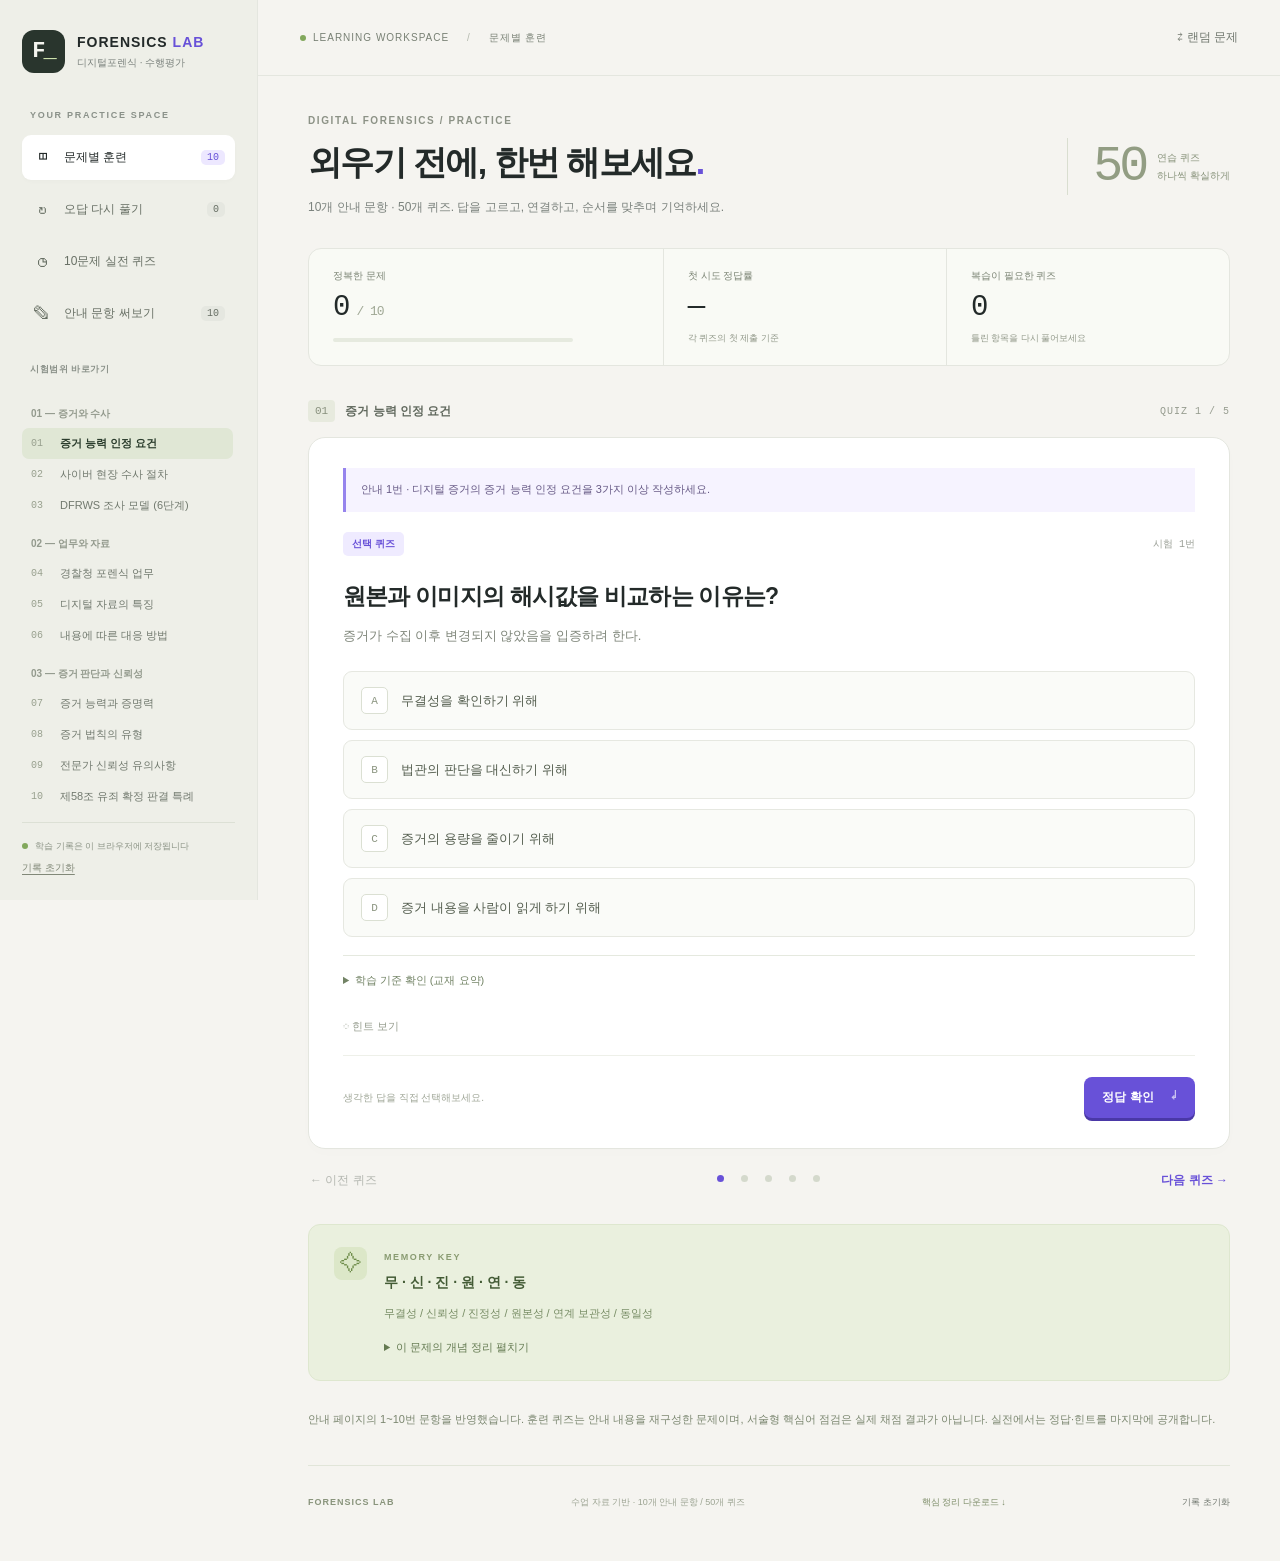
<file: index.html>
<!doctype html>
<html lang="ko">
<head>
  <meta charset="UTF-8"><meta name="viewport" content="width=device-width, initial-scale=1">
  <meta name="theme-color" content="#f5f4f0">
  <title>FORENSICS LAB · 수행평가 퀴즈 훈련</title>
  <meta name="description" content="디지털포렌식 수행평가 10개 안내 문항, 50개 퀴즈를 선택·연결·순서·빈칸으로 연습하세요.">
  <link rel="stylesheet" href="style.css">
</head>
<body>
  <aside class="sidebar">
    <a class="brand" href="./"><span class="logo">F<span>_</span></span><span>FORENSICS <b>LAB</b><small>디지털포렌식 · 수행평가</small></span></a>
    <div class="side-label">YOUR PRACTICE SPACE</div>
    <nav class="mode-nav" aria-label="학습 모드">
      <button class="mode active" data-mode="learn"><span>◫</span>문제별 훈련<span class="nav-count">10</span></button>
      <button class="mode" data-mode="review"><span>↻</span>오답 다시 풀기<span id="wrong-count" class="nav-count">0</span></button>
      <button class="mode" data-mode="exam"><span>◷</span>10문제 실전 퀴즈</button>
    <button class="mode" data-mode="written"><span>✎</span>안내 문항 써보기<span class="nav-count">10</span></button></nav>
    <div class="side-label topic-label">시험범위 바로가기</div>
    <div id="lesson-nav" class="lesson-nav"></div>
    <div class="side-bottom"><span class="status-dot"></span>학습 기록은 이 브라우저에 저장됩니다<button id="reset-progress">기록 초기화</button></div>
  </aside>
  <div class="workspace">
    <header class="topbar"><div><span class="live-dot"></span>LEARNING WORKSPACE <span class="divider">/</span> <span id="mode-label">문제별 훈련</span></div><button id="shuffle" class="quiet-button">⇄ 랜덤 문제</button></header>
    <main>
      <section class="intro"><div><div class="eyebrow">DIGITAL FORENSICS / PRACTICE</div><h1>외우기 전에,<br class="mobile-break"> 한번 해보세요<span>.</span></h1><p>10개 안내 문항 · 50개 퀴즈. 답을 고르고, 연결하고, 순서를 맞추며 기억하세요.</p></div><div class="intro-badge"><span>50</span><small>연습 퀴즈<br>하나씩 확실하게</small></div></section>
      <section class="metrics" aria-label="학습 현황"><div><span class="metric-label">정복한 문제</span><strong><span id="mastered">0</span><em>/ 10</em></strong><div class="progress-track"><i id="overall-bar"></i></div></div><div><span class="metric-label">첫 시도 정답률</span><strong id="accuracy">—</strong><small>각 퀴즈의 첫 제출 기준</small></div><div><span class="metric-label">복습이 필요한 퀴즈</span><strong id="review-total">0</strong><small>틀린 항목을 다시 풀어보세요</small></div></section>
      <div id="practice-area">
        <div class="section-heading"><div><span class="section-index" id="section-index">01</span><span id="section-title">증거 능력 인정 요건</span></div><span id="task-position">QUIZ 1 / 2</span></div>
        <section class="practice-card" id="practice-card">
          <div id="guide-context" class="guide-context"></div><div class="card-top"><span id="kind-badge" class="kind-badge">선택 퀴즈</span><span id="question-number" class="question-number">시험 1번</span></div>
          <h2 id="question-title"></h2><p id="question-prompt" class="question-prompt"></p>
          <div id="question-context"></div><div id="answer-area"></div>
          <details id="question-source" class="source-details"><summary>학습 기준 확인 (교재 요약)</summary><a id="source-link" target="_blank" rel="noopener"></a><blockquote id="source-quote"></blockquote></details><div class="hint-row"><button id="hint-button">◌ 힌트 보기</button><span id="hint-text" hidden></span></div>
          <div class="card-actions"><span id="attempt-label">생각한 답을 직접 선택해보세요.</span><button id="check-answer" class="primary">정답 확인 <span>↵</span></button></div>
          <div id="feedback" class="feedback" hidden aria-live="polite"></div>
        </section>
        <div class="below-card"><button id="previous" class="quiet-button">← 이전 퀴즈</button><div id="quiz-dots"></div><button id="next" class="next-button">다음 퀴즈 →</button></div>
        <section class="memory-note"><div class="note-icon">✧</div><div><span class="eyebrow">MEMORY KEY</span><h3 id="memory-key"></h3><p id="memory-detail"></p><details><summary>이 문제의 개념 정리 펼치기</summary><div id="lesson-note"></div></details></div></section>
      </div>
      <section id="result-area" class="result-card" hidden></section>
      <p class="scope-note">안내 페이지의 1~10번 문항을 반영했습니다. 훈련 퀴즈는 안내 내용을 재구성한 문제이며, 서술형 핵심어 점검은 실제 채점 결과가 아닙니다. 실전에서는 정답·힌트를 마지막에 공개합니다.</p><footer><span>FORENSICS LAB</span><span>수업 자료 기반 · 10개 안내 문항 / 50개 퀴즈</span><a href="notes.md" download>핵심 정리 다운로드 ↓</a><button id="footer-reset" class="quiet-button">기록 초기화</button></footer>
    </main>
  </div>
  <div id="toast" role="status" hidden></div>
  <dialog id="reset-dialog"><h2>학습 기록을 초기화할까요?</h2><p>이 브라우저의 정답 기록과 오답 목록이 지워집니다.</p><div><button id="cancel-reset" class="quiet-button">취소</button><button id="confirm-reset" class="primary">초기화</button></div></dialog>
  <script src="data.js"></script><script src="written.js"></script><script src="app.js"></script>
</body>
</html>
</file>
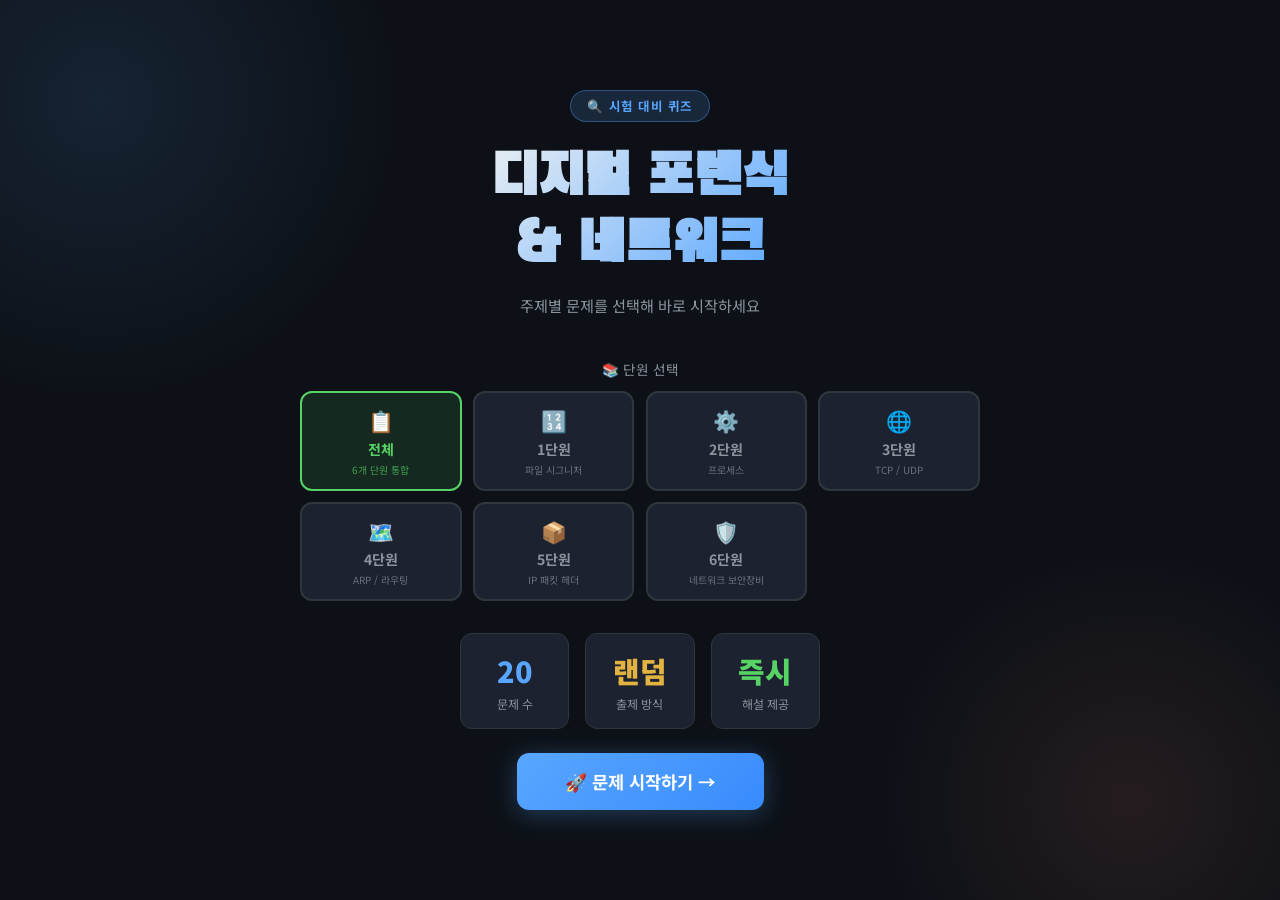
<file: past/index.html>
<!DOCTYPE html>
<html lang="ko">
<head>
<meta charset="UTF-8">
<meta name="viewport" content="width=device-width, initial-scale=1.0">
<title>디지털 포렌식 & 네트워크 시험 대비 퀴즈</title>
<link href="https://fonts.googleapis.com/css2?family=Noto+Sans+KR:wght@400;500;700;900&family=Black+Han+Sans&display=swap" rel="stylesheet">
<style>
  :root {
    --bg:#0d1117;--surface:#161b22;--card:#1c2230;--border:#30363d;
    --accent:#58a6ff;--accent2:#f78166;--accent3:#56d364;--text:#e6edf3;
    --text-muted:#8b949e;--correct:#1a4731;--correct-border:#56d364;
    --wrong:#4a1c1c;--wrong-border:#f85149;--yellow:#e3b341;
    }
  *{box-sizing:border-box;margin:0;padding:0;}
  body{background:var(--bg);color:var(--text);font-family:'Noto Sans KR',sans-serif;min-height:100vh;}
  #start-screen{display:flex;flex-direction:column;align-items:center;justify-content:center;min-height:100vh;padding:2rem;position:relative;overflow:hidden;}
  #start-screen::before{content:'';position:absolute;top:-200px;left:-200px;width:600px;height:600px;background:radial-gradient(circle,rgba(88,166,255,0.12) 0%,transparent 70%);pointer-events:none;}
  #start-screen::after{content:'';position:absolute;bottom:-150px;right:-100px;width:500px;height:500px;background:radial-gradient(circle,rgba(247,129,102,0.10) 0%,transparent 70%);pointer-events:none;}
  .start-badge{background:rgba(88,166,255,0.15);border:1px solid rgba(88,166,255,0.35);color:var(--accent);font-size:0.78rem;font-weight:700;letter-spacing:0.12em;padding:0.35rem 1rem;border-radius:100px;margin-bottom:1.5rem;text-transform:uppercase;}
  .start-title{font-family:'Black Han Sans',sans-serif;font-size:clamp(2rem,5vw,3.5rem);text-align:center;line-height:1.2;margin-bottom:0.8rem;background:linear-gradient(135deg,#e6edf3 0%,#58a6ff 100%);-webkit-background-clip:text;-webkit-text-fill-color:transparent;background-clip:text;}
  .start-sub{color:var(--text-muted);font-size:0.95rem;text-align:center;margin-bottom:2.5rem;line-height:1.7;}
  .info-grid{display:grid;grid-template-columns:repeat(3,1fr);gap:1rem;margin-bottom:2rem;width:100%;max-width:480px;}
  .info-card{background:var(--card);border:1px solid var(--border);border-radius:12px;padding:1rem;text-align:center;}
  .info-card .num{font-size:1.8rem;font-weight:900;color:var(--accent);display:block;}
  .info-card .lbl{font-size:0.75rem;color:var(--text-muted);margin-top:0.2rem;}
  .btn-start{background:linear-gradient(135deg,#58a6ff,#388bfd);color:#fff;border:none;padding:1rem 3rem;font-size:1.1rem;font-weight:700;font-family:'Noto Sans KR',sans-serif;border-radius:12px;cursor:pointer;transition:transform 0.15s,box-shadow 0.15s;box-shadow:0 4px 24px rgba(88,166,255,0.3);}
  .btn-start:hover{transform:translateY(-2px);box-shadow:0 8px 32px rgba(88,166,255,0.45);}
  #quiz-screen{display:none;max-width:720px;margin:0 auto;padding:2rem 1.5rem 5rem;}
  .quiz-header{display:flex;justify-content:space-between;align-items:center;margin-bottom:1.5rem;}
  .quiz-counter{font-size:0.85rem;color:var(--text-muted);font-weight:700;letter-spacing:0.05em;}
  .quiz-counter span{color:var(--accent);font-size:1.1rem;}
  .score-badge{background:rgba(86,211,100,0.15);border:1px solid rgba(86,211,100,0.3);color:var(--accent3);font-size:0.8rem;font-weight:700;padding:0.3rem 0.8rem;border-radius:100px;}
  .progress-bar-wrap{height:4px;background:var(--border);border-radius:99px;margin-bottom:2rem;overflow:hidden;}
  .progress-bar-fill{height:100%;background:linear-gradient(90deg,#58a6ff,#56d364);border-radius:99px;transition:width 0.4s ease;}
  .question-card{background:var(--card);border:1px solid var(--border);border-radius:16px;padding:1.8rem;margin-bottom:1.4rem;position:relative;overflow:hidden;}
  .question-card::before{content:'';position:absolute;top:0;left:0;right:0;height:3px;background:linear-gradient(90deg,#58a6ff,#388bfd);}
  .question-type{font-size:0.72rem;font-weight:700;letter-spacing:0.1em;text-transform:uppercase;color:var(--accent);margin-bottom:0.8rem;display:flex;align-items:center;gap:0.4rem;}
  .question-type::before{content:'';display:inline-block;width:6px;height:6px;background:var(--accent);border-radius:50%;}
  .question-text{font-size:1.05rem;font-weight:500;line-height:1.7;color:var(--text);margin-top:0.3rem;}
  .choices{display:flex;flex-direction:column;gap:0.75rem;margin-bottom:1.4rem;}
  .choice-btn{background:var(--surface);border:1.5px solid var(--border);color:var(--text);padding:0.9rem 1.2rem;border-radius:10px;text-align:left;font-size:0.93rem;font-family:'Noto Sans KR',sans-serif;cursor:pointer;transition:all 0.15s;display:flex;align-items:flex-start;gap:0.8rem;line-height:1.5;}
  .choice-btn:hover:not(:disabled){border-color:var(--accent);background:rgba(88,166,255,0.08);transform:translateX(3px);}
  .choice-btn .choice-num{min-width:24px;height:24px;border-radius:6px;background:var(--border);color:var(--text-muted);display:flex;align-items:center;justify-content:center;font-size:0.78rem;font-weight:700;flex-shrink:0;margin-top:1px;transition:all 0.15s;}
  .choice-btn:hover:not(:disabled) .choice-num{background:var(--accent);color:#fff;}
  .choice-btn.correct{background:var(--correct);border-color:var(--correct-border);color:#fff;}
  .choice-btn.correct .choice-num{background:var(--correct-border);color:#fff;}
  .choice-btn.wrong{background:var(--wrong);border-color:var(--wrong-border);color:#fff;}
  .choice-btn.wrong .choice-num{background:var(--wrong-border);color:#fff;}
  .choice-btn:disabled{cursor:default;}
  .explanation{display:none;background:rgba(88,166,255,0.06);border:1px solid rgba(88,166,255,0.2);border-radius:10px;padding:1rem 1.2rem;font-size:0.88rem;color:#a8c9f7;line-height:1.7;margin-bottom:1.4rem;}
  .explanation .ex-label{font-weight:700;color:var(--accent);margin-bottom:0.3rem;display:block;font-size:0.78rem;letter-spacing:0.08em;text-transform:uppercase;}
  .short-answer-wrap{display:flex;gap:0.7rem;margin-bottom:1.4rem;flex-direction:column;}
  .short-input-row{display:flex;gap:0.7rem;}
  .short-input{flex:1;background:var(--surface);border:1.5px solid var(--border);color:var(--text);padding:0.85rem 1rem;border-radius:10px;font-size:0.95rem;font-family:'Noto Sans KR',sans-serif;outline:none;transition:border-color 0.15s;}
  .short-input:focus{border-color:var(--accent);}
  .short-input.correct{border-color:var(--correct-border);background:var(--correct);}
  .short-input.wrong{border-color:var(--wrong-border);background:var(--wrong);}
  .btn-submit{background:var(--accent);color:#fff;border:none;padding:0.85rem 1.4rem;border-radius:10px;font-size:0.9rem;font-weight:700;font-family:'Noto Sans KR',sans-serif;cursor:pointer;transition:opacity 0.15s;white-space:nowrap;}
  .btn-submit:hover{opacity:0.85;}.btn-submit:disabled{opacity:0.4;cursor:default;}
  .sa-hint{font-size:0.82rem;color:var(--text-muted);padding:0 0.2rem;}
  .sa-hint.correct-hint{color:var(--accent3);font-weight:700;}
  .sa-hint.wrong-hint{color:var(--accent2);}
  .btn-next{width:100%;background:linear-gradient(135deg,#58a6ff,#388bfd);color:#fff;border:none;padding:1rem;border-radius:12px;font-size:1rem;font-weight:700;font-family:'Noto Sans KR',sans-serif;cursor:pointer;transition:transform 0.15s,opacity 0.15s;display:none;}
  .btn-next:hover{opacity:0.9;transform:translateY(-1px);}
  #result-screen{display:none;max-width:600px;margin:0 auto;padding:3rem 1.5rem;text-align:center;min-height:100vh;justify-content:center;flex-direction:column;align-items:center;}
  .result-emoji{font-size:5rem;margin-bottom:1rem;display:block;animation:bounce 0.5s ease;}
  @keyframes bounce{0%{transform:scale(0.5);opacity:0}70%{transform:scale(1.15)}100%{transform:scale(1);opacity:1}}
  .result-title{font-family:'Black Han Sans',sans-serif;font-size:2.2rem;margin-bottom:0.5rem;}
  .result-score{font-size:3.5rem;font-weight:900;margin:1rem 0;}
  .result-score .score-num{color:var(--accent);}
  .result-diff-badge{display:inline-block;padding:0.3rem 1rem;border-radius:100px;font-size:0.8rem;font-weight:700;margin-bottom:0.5rem;background:rgba(88,166,255,0.15);border:1px solid rgba(88,166,255,0.3);color:var(--accent);}
  .result-detail{color:var(--text-muted);margin-bottom:2rem;font-size:0.95rem;line-height:1.7;white-space:pre-line;}
  .result-bars{width:100%;max-width:400px;margin:0 auto 2rem;display:flex;flex-direction:column;gap:0.8rem;}
  .result-bar-row{display:flex;align-items:center;gap:0.8rem;font-size:0.85rem;}
  .result-bar-label{width:50px;text-align:right;color:var(--text-muted);flex-shrink:0;}
  .result-bar-track{flex:1;height:10px;background:var(--border);border-radius:99px;overflow:hidden;}
  .result-bar-fill-correct{height:100%;background:var(--accent3);border-radius:99px;transition:width 1s ease;}
  .result-bar-fill-wrong{height:100%;background:var(--accent2);border-radius:99px;transition:width 1s ease;}
  .result-bar-count{width:30px;font-weight:700;}
  .result-buttons{display:flex;gap:0.7rem;width:100%;max-width:480px;flex-wrap:wrap;}
  .btn-r{flex:1;min-width:100px;border:none;padding:0.85rem 0.5rem;border-radius:12px;font-size:0.88rem;font-weight:700;font-family:'Noto Sans KR',sans-serif;cursor:pointer;transition:opacity 0.15s;}
  .btn-r:hover{opacity:0.85;}
  .btn-r.primary{background:linear-gradient(135deg,#58a6ff,#388bfd);color:#fff;}
  .btn-r.home{background:var(--card);color:var(--text);border:1.5px solid var(--border);}
  .btn-r.home:hover{border-color:var(--accent);}
  .topic-grid{display:grid;grid-template-columns:repeat(4,1fr);gap:0.7rem;width:100%;max-width:680px;margin-bottom:0.5rem;}
  .topic-btn{padding:0.75rem 0.5rem;border-radius:12px;border:2px solid var(--border);background:var(--card);color:var(--text-muted);font-family:'Noto Sans KR',sans-serif;font-size:0.82rem;font-weight:700;cursor:pointer;transition:all 0.2s;display:flex;flex-direction:column;align-items:center;gap:0.2rem;}
  .topic-btn .topic-icon{font-size:1.3rem;}
  .topic-btn .topic-name{font-size:0.88rem;font-weight:700;}
  .topic-btn .topic-desc{font-size:0.62rem;font-weight:400;opacity:0.7;text-align:center;}
  .topic-btn.selected-topic{border-color:#56d364;background:rgba(86,211,100,0.12);color:#56d364;}
  @media(max-width:600px){
    .info-grid{grid-template-columns:repeat(3,1fr);gap:0.6rem;}
    .question-text{font-size:0.95rem;}
    .choice-btn{font-size:0.85rem;padding:0.75rem 0.9rem;}
    .topic-grid{grid-template-columns:repeat(2,1fr);}
  }
</style>
</head>
<body>

<div id="start-screen">
  <div class="start-badge">🔍 시험 대비 퀴즈</div>
  <h1 class="start-title">디지털 포렌식<br>&amp; 네트워크</h1>
  <p class="start-sub">주제별 문제를 선택해 바로 시작하세요</p>
  <p style="font-size:0.85rem;color:var(--text-muted);margin-bottom:0.8rem;text-align:center;">📚 단원 선택</p>
  <div class="topic-grid">
    <button class="topic-btn selected-topic" id="btn-topic-all" onclick="selectTopic('all')">
      <span class="topic-icon">📋</span><span class="topic-name">전체</span><span class="topic-desc">6개 단원 통합</span>
    </button>
    <button class="topic-btn" id="btn-topic-sig" onclick="selectTopic('sig')">
      <span class="topic-icon">🔢</span><span class="topic-name">1단원</span><span class="topic-desc">파일 시그니처</span>
    </button>
    <button class="topic-btn" id="btn-topic-proc" onclick="selectTopic('proc')">
      <span class="topic-icon">⚙️</span><span class="topic-name">2단원</span><span class="topic-desc">프로세스</span>
    </button>
    <button class="topic-btn" id="btn-topic-tcp" onclick="selectTopic('tcp')">
      <span class="topic-icon">🌐</span><span class="topic-name">3단원</span><span class="topic-desc">TCP / UDP</span>
    </button>
    <button class="topic-btn" id="btn-topic-arp" onclick="selectTopic('arp')">
      <span class="topic-icon">🗺️</span><span class="topic-name">4단원</span><span class="topic-desc">ARP / 라우팅</span>
    </button>
    <button class="topic-btn" id="btn-topic-ip" onclick="selectTopic('ip')">
      <span class="topic-icon">📦</span><span class="topic-name">5단원</span><span class="topic-desc">IP 패킷 헤더</span>
    </button>
    <button class="topic-btn" id="btn-topic-sec" onclick="selectTopic('sec')">
      <span class="topic-icon">🛡️</span><span class="topic-name">6단원</span><span class="topic-desc">네트워크 보안장비</span>
    </button>
  </div>
  <div class="info-grid" style="max-width:360px;margin-top:1.5rem;margin-bottom:1.5rem">
    <div class="info-card"><span class="num" id="info-qcount">20</span><div class="lbl">문제 수</div></div>
    <div class="info-card"><span class="num" style="color:var(--yellow)">랜덤</span><div class="lbl">출제 방식</div></div>
    <div class="info-card"><span class="num" style="color:var(--accent3)">즉시</span><div class="lbl">해설 제공</div></div>
  </div>
  <button class="btn-start" onclick="startQuiz()">🚀 문제 시작하기 →</button>
</div>

<div id="quiz-screen">
  <div class="quiz-header">
    <div class="quiz-counter">문제 <span id="cur-q">1</span> / <span id="total-q">20</span></div>
    <div class="score-badge">점수: <span id="live-score">0</span>점</div>
  </div>
  <div class="progress-bar-wrap"><div class="progress-bar-fill" id="progress-fill" style="width:5%"></div></div>
  <div class="question-card">
    <div class="question-type" id="q-type">객관식</div>
    <div class="question-text" id="q-text"></div>
  </div>
  <div id="choices-area"></div>
  <div class="explanation" id="explanation"><span class="ex-label">💡 해설</span><span id="exp-text"></span></div>
  <button class="btn-next" id="btn-next" onclick="nextQuestion()">다음 문제 →</button>
</div>

<div id="result-screen">
  <span class="result-emoji" id="result-emoji">🎉</span>
  <div class="result-diff-badge">📖 퀴즈 결과</div>
  <h2 class="result-title" id="result-title">수고했어요!</h2>
  <div class="result-score"><span class="score-num" id="result-score-num">0</span><span style="font-size:1.5rem;color:var(--text-muted)" id="result-total-label"> / 20</span></div>
  <p class="result-detail" id="result-detail"></p>
  <div class="result-bars">
    <div class="result-bar-row">
      <span class="result-bar-label" style="color:var(--accent3)">정답</span>
      <div class="result-bar-track"><div class="result-bar-fill-correct" id="bar-correct" style="width:0%"></div></div>
      <span class="result-bar-count" style="color:var(--accent3)" id="cnt-correct">0</span>
    </div>
    <div class="result-bar-row">
      <span class="result-bar-label" style="color:var(--accent2)">오답</span>
      <div class="result-bar-track"><div class="result-bar-fill-wrong" id="bar-wrong" style="width:0%"></div></div>
      <span class="result-bar-count" style="color:var(--accent2)" id="cnt-wrong">0</span>
    </div>
  </div>
  <div class="result-buttons">
    <button class="btn-r primary" onclick="restartSameTopic()">🔄 다시 풀기</button>
    <button class="btn-r home" onclick="goHome()">🏠 단원 선택</button>
  </div>
</div>

<script>
function shuffle(arr){const a=[...arr];for(let i=a.length-1;i>0;i--){const j=Math.floor(Math.random()*(i+1));[a[i],a[j]]=[a[j],a[i]];}return a;}
function pickMC(choices,answerIdx){
  const correct=choices[answerIdx];
  const wrong=shuffle(choices.filter((_,i)=>i!==answerIdx)).slice(0,3);
  const pool=shuffle([correct,...wrong]);
  return{shuffledChoices:pool,newAnswerIdx:pool.indexOf(correct)};
}
function checkSA(input,answers){
  const norm=s=>s.replace(/\s/g,'').toLowerCase();
  return answers.some(a=>norm(a)===norm(input));
}
const LABELS=['①','②','③','④'];

const QUESTIONS = [
// ── 1단원: 파일 시그니처 ──
{topic:'sig',type:'mc',q:'PNG 파일의 파일 시그니처(매직 넘버)로 올바른 것은?',choices:['89 50 4E 47','FF D8 FF E0','25 50 44 46','66 74 79 70'],answer:0,exp:'PNG 파일의 시그니처는 89 50 4E 47입니다. 파일 헤더의 첫 4바이트를 확인하면 파일 형식을 알 수 있습니다.'},
{topic:'sig',type:'mc',q:'JPEG 파일의 파일 시그니처로 올바른 것은?',choices:['FF D8 FF E0 또는 FF D8 FF E1','89 50 4E 47','25 50 44 46','33 67 70 35'],answer:0,exp:'JPEG 파일의 시그니처는 FF D8 FF E0 또는 FF D8 FF E1로 시작합니다. 두 가지 모두 JPEG 파일에 해당합니다.'},
{topic:'sig',type:'mc',q:'PDF 파일의 파일 시그니처를 ASCII로 표현하면?',choices:['%PDF','JPEG','\\x89PNG','ftyp'],answer:0,exp:'PDF 시그니처 25 50 44 46은 ASCII로 %PDF를 의미합니다. 16진수 25=%, 50=P, 44=D, 46=F입니다.'},
{topic:'sig',type:'mc',q:'MP4 파일의 파일 시그니처를 식별하는 키워드(ASCII)로 올바른 것은?',choices:['ftyp','%PDF','\\x89PNG','JFIF'],answer:0,exp:'MP4 파일은 ftyp 박스로 식별합니다. 파일 앞부분에 ASCII로 "ftyp" 문자열이 포함되어 있습니다.'},
{topic:'sig',type:'mc',q:'파일 시그니처(파일 매직 넘버)의 역할로 가장 올바른 것은?',choices:['파일의 실제 형식을 확인하는 데 사용','파일 크기를 저장하는 데 사용','파일 생성 날짜를 기록하는 데 사용','파일 소유자 정보를 저장하는 데 사용'],answer:0,exp:'파일 시그니처(매직 넘버)는 파일 헤더에 위치하여 파일의 실제 형식(타입)을 판별하는 데 사용됩니다. 확장자 위조 여부도 탐지할 수 있습니다.'},
{topic:'sig',type:'mc',q:'디지털 포렌식에서 파일 시그니처가 중요한 이유로 가장 적절한 것은?',choices:['확장자를 바꿔도 실제 파일 형식을 판별할 수 있다','파일 내용을 암호화할 수 있다','파일 전송 속도를 높일 수 있다','파일 소유자를 식별할 수 있다'],answer:0,exp:'파일 확장자는 변조가 쉽지만, 파일 시그니처는 파일 내부에 저장되므로 실제 형식을 정확히 판별할 수 있어 포렌식에서 중요합니다.'},
{topic:'sig',type:'sa',q:'PNG 파일 시그니처의 첫 번째 바이트 값(16진수)을 쓰시오.',answers:['89','0x89'],exp:'PNG 시그니처 89 50 4E 47의 첫 번째 바이트는 89입니다.'},
{topic:'sig',type:'sa',q:'PDF 파일 시그니처 25 50 44 46을 ASCII로 변환하면?',answers:['%PDF','%pdf'],exp:'25=%, 50=P, 44=D, 46=F이므로 %PDF입니다.'},
{topic:'sig',type:'mc',q:'다음 중 파일 시그니처가 "FF D8"으로 시작하는 파일 형식은?',choices:['JPEG','PNG','PDF','MP4'],answer:0,exp:'FF D8으로 시작하는 것은 JPEG 파일입니다. 뒤에 FF E0 또는 FF E1이 이어집니다.'},
{topic:'sig',type:'mc',q:'파일 시그니처는 파일의 어느 위치에 저장되는가?',choices:['파일 헤더(시작 부분)','파일 끝부분(EOF)','파일 중간부분','운영체제 레지스트리에 별도 저장'],answer:0,exp:'파일 시그니처(매직 넘버)는 파일의 맨 앞 헤더 부분에 저장됩니다. 이 때문에 확장자를 바꿔도 원본 형식을 탐지할 수 있습니다.'},
{topic:'sig',type:'mc',q:'다음 중 파일 확장자와 시그니처가 올바르게 짝지어진 것은?',choices:['PNG — 89 50 4E 47','PDF — FF D8 FF E0','JPEG — 25 50 44 46','MP4 — 89 50 4E 47'],answer:0,exp:'PNG의 시그니처는 89 50 4E 47입니다. PDF는 25 50 44 46, JPEG는 FF D8 FF E0/E1입니다.'},
{topic:'sig',type:'sa',q:'JPEG 파일 시그니처의 첫 두 바이트(16진수)를 쓰시오.',answers:['FF D8','ffd8'],exp:'JPEG 시그니처의 첫 두 바이트는 FF D8입니다. 이후 FF E0 또는 FF E1이 이어집니다.'},
// ── 2단원: 프로세스 ──
{topic:'proc',type:'mc',q:'프로세스(Process)의 정의로 가장 올바른 것은?',choices:['하드디스크에 저장된 프로그램이 메모리에 올라가 실행 중인 상태의 단위','하드디스크에 저장된 파일 그 자체','CPU 내부에서 계산을 수행하는 연산 장치','운영체제가 관리하는 파일 시스템 단위'],answer:0,exp:'프로세스는 하드디스크에 저장된 프로그램이 메모리에 적재되어 실행될 때 운영체제가 관리하는 실행 단위입니다.'},
{topic:'proc',type:'mc',q:'프로세스의 구성 요소 중 "동적으로 할당되는 메모리 영역(malloc, new 등)"에 해당하는 것은?',choices:['힙(Heap)','스택(Stack)','코드 영역','데이터 영역'],answer:0,exp:'힙(Heap)은 프로그램 실행 중 동적으로 할당되는 메모리 영역으로, malloc이나 new 등으로 할당합니다.'},
{topic:'proc',type:'mc',q:'프로세스의 스택(Stack) 영역에 저장되는 것은?',choices:['함수 호출 정보, 지역 변수, 리턴 주소','전역 변수, 정적 변수','동적 할당 메모리','실행할 기계어 명령어'],answer:0,exp:'스택(Stack)에는 함수 호출 시 생성되는 지역 변수, 리턴 주소, 함수 인수 등이 저장됩니다.'},
{topic:'proc',type:'mc',q:'프로세스의 생명주기에서 CPU를 기다리는 상태는?',choices:['준비(Ready)','실행(Running)','대기(Waiting)','생성(New)'],answer:0,exp:'준비(Ready) 상태는 프로세스가 CPU 할당을 기다리는 상태입니다. 실행(Running)은 실제 CPU를 사용 중인 상태입니다.'},
{topic:'proc',type:'mc',q:'프로세스 제어 블록(PCB)에 저장되는 정보가 아닌 것은?',choices:['프로그램의 소스 코드','프로세스 ID','프로세스 상태','우선순위'],answer:0,exp:'PCB에는 프로세스 ID, 상태, 우선순위, 소유자 등 운영체제가 관리하는 정보가 저장됩니다. 소스 코드는 코드 영역에 저장됩니다.'},
{topic:'proc',type:'mc',q:'프로세스 생명주기의 올바른 순서는?',choices:['생성→준비→실행→대기→종료','생성→실행→준비→대기→종료','준비→생성→실행→대기→종료','생성→대기→준비→실행→종료'],answer:0,exp:'생성(New)→준비(Ready)→실행(Running)→대기(Waiting, 필요 시)→종료(Terminated) 순서입니다.'},
{topic:'proc',type:'mc',q:'프로세스의 코드(텍스트) 영역에 저장되는 것은?',choices:['실행할 기계어 명령어','전역 변수','동적 할당 메모리','리턴 주소'],answer:0,exp:'코드(텍스트) 영역에는 CPU가 실행할 기계어 명령어가 저장됩니다.'},
{topic:'proc',type:'sa',q:'운영체제가 각 프로세스를 관리하기 위해 유지하는 자료구조로, 프로세스 ID·상태·우선순위 등을 담은 블록의 약어를 쓰시오.',answers:['PCB','pcb'],exp:'PCB(Process Control Block)는 운영체제가 각 프로세스를 관리하기 위한 자료구조입니다.'},
{topic:'proc',type:'mc',q:'프로세스가 입출력 작업을 기다리는 상태는?',choices:['대기(Waiting)','준비(Ready)','실행(Running)','종료(Terminated)'],answer:0,exp:'대기(Waiting) 상태는 입출력 등 외부 이벤트를 기다리는 상태입니다. 작업이 완료되면 다시 준비 상태로 전환됩니다.'},
{topic:'proc',type:'mc',q:'프로세스의 데이터 영역에 저장되는 것은?',choices:['전역 변수, 정적 변수','지역 변수, 리턴 주소','동적 할당 메모리','기계어 명령어'],answer:0,exp:'데이터 영역에는 전역 변수와 정적 변수가 저장됩니다. 지역 변수는 스택, 동적 할당은 힙에 저장됩니다.'},
{topic:'proc',type:'mc',q:'프로그램과 프로세스의 차이로 올바른 것은?',choices:['프로그램은 저장된 파일, 프로세스는 실행 중인 상태','프로세스는 저장된 파일, 프로그램은 실행 중인 상태','둘은 완전히 동일한 개념이다','프로그램은 메모리에 올라간 상태이다'],answer:0,exp:'프로그램은 디스크에 저장된 파일(정적)이고, 프로세스는 프로그램이 메모리에 올라가 실행 중인 동적인 상태입니다.'},
{topic:'proc',type:'sa',q:'프로세스 생명주기 5단계를 순서대로 쓰시오. (예: A→B→C→D→E)',answers:['생성→준비→실행→대기→종료','New→Ready→Running→Waiting→Terminated'],exp:'생성(New)→준비(Ready)→실행(Running)→대기(Waiting)→종료(Terminated) 순서입니다.'},
// ── 3단원: TCP와 UDP ──
{topic:'tcp',type:'mc',q:'TCP의 특징으로 올바른 것은?',choices:['연결 지향적이며 신뢰성 있는 전송을 보장한다','비연결 지향적이며 빠른 전송이 특징이다','헤더 크기가 8바이트로 작다','순서 보장이 없다'],answer:0,exp:'TCP는 연결 지향적(3-way handshake) 프로토콜로 재전송, 오류 검사, 순서 보장, 흐름/혼잡 제어를 제공하는 신뢰성 있는 프로토콜입니다.'},
{topic:'tcp',type:'mc',q:'UDP의 헤더 크기는?',choices:['8바이트','20바이트','40바이트','60바이트'],answer:0,exp:'UDP 헤더 크기는 8바이트(출발지 포트, 목적지 포트, 길이, 체크섬 각 2바이트)입니다. TCP는 20~60바이트입니다.'},
{topic:'tcp',type:'mc',q:'실시간 영상 스트리밍, VoIP에 적합한 프로토콜은?',choices:['UDP','TCP','HTTP','FTP'],answer:0,exp:'실시간 스트리밍과 VoIP는 약간의 패킷 손실보다 속도가 중요하므로 오버헤드가 적은 UDP를 사용합니다.'},
{topic:'tcp',type:'mc',q:'TCP의 혼잡 제어(Congestion Control)의 역할은?',choices:['네트워크 상태에 맞춰 전송 속도를 조절','수신자의 처리 능력에 맞춰 전송 속도를 조절','패킷을 재전송하는 기능','연결을 종료하는 기능'],answer:0,exp:'혼잡 제어는 네트워크 혼잡 상태를 감지하고 전송 속도를 줄여 네트워크 안정성을 유지하는 기능입니다. 흐름 제어는 수신자 처리 능력에 맞추는 것입니다.'},
{topic:'tcp',type:'mc',q:'TCP와 UDP를 비교할 때 옳지 않은 것은?',choices:['UDP는 TCP보다 신뢰성이 높다','TCP는 순서 보장이 있다','UDP는 헤더 크기가 더 작다','TCP는 흐름 제어가 있다'],answer:0,exp:'UDP는 신뢰성이 없는 프로토콜입니다. 재전송이나 오류 검사가 없어 패킷 손실이 발생할 수 있습니다. 대신 속도가 빠릅니다.'},
{topic:'tcp',type:'sa',q:'TCP의 헤더 크기 범위를 쓰시오. (예: X~Y바이트)',answers:['20~60바이트','20-60바이트','20바이트~60바이트'],exp:'TCP 헤더는 기본 20바이트이며 옵션에 따라 최대 60바이트까지 늘어납니다.'},
{topic:'tcp',type:'mc',q:'파일 다운로드, 이메일 전송처럼 데이터 손실 없이 정확한 전달이 필요할 때 사용하는 프로토콜은?',choices:['TCP','UDP','ICMP','ARP'],answer:0,exp:'파일 다운로드, 이메일은 데이터 손실 없이 정확하게 전달되어야 하므로 신뢰성 있는 TCP를 사용합니다.'},
{topic:'tcp',type:'mc',q:'UDP가 TCP보다 빠른 이유는?',choices:['연결 설정 과정이 없고 오버헤드가 적어서','패킷을 더 크게 묶어서 전송하기 때문에','헤더에 더 많은 정보를 담기 때문에','자동으로 경로를 최적화하기 때문에'],answer:0,exp:'UDP는 3-way handshake 같은 연결 설정이 없고, 재전송·흐름제어·혼잡제어 등의 오버헤드가 없어 TCP보다 빠릅니다.'},
{topic:'tcp',type:'mc',q:'TCP의 흐름 제어(Flow Control)의 역할로 올바른 것은?',choices:['수신자의 처리 능력에 맞춰 송신 속도를 조절','네트워크 혼잡 상태를 감지하여 속도 조절','패킷 손실 시 재전송','오류 검출 후 폐기'],answer:0,exp:'흐름 제어는 수신자가 처리할 수 있는 속도에 맞춰 송신자의 전송 속도를 조절합니다. 네트워크 상태에 맞추는 것은 혼잡 제어입니다.'},
{topic:'tcp',type:'mc',q:'TCP에는 있고 UDP에는 없는 기능이 아닌 것은?',choices:['포트(Port) 번호 사용','순서 보장','흐름 제어','재전송'],answer:0,exp:'포트 번호는 TCP와 UDP 둘 다 사용합니다. 순서 보장, 흐름 제어, 재전송은 TCP에만 있습니다.'},
// ── 4단원: ARP 테이블과 라우팅 테이블 ──
{topic:'arp',type:'mc',q:'ARP 테이블의 역할로 올바른 것은?',choices:['IP 주소를 MAC 주소로 변환하는 매핑 정보를 저장','목적지 IP에 대한 경로(게이트웨이)를 저장','DNS 서버 주소를 저장','NAT 변환 정보를 저장'],answer:0,exp:'ARP 테이블은 IP 주소와 MAC 주소의 대응 관계를 저장하여, 같은 네트워크 내에서 통신 시 목적지 MAC 주소를 찾는 데 사용됩니다.'},
{topic:'arp',type:'mc',q:'라우팅 테이블이 동작하는 OSI 계층은?',choices:['3계층 (네트워크 계층)','2계층 (데이터 링크 계층)','4계층 (전송 계층)','1계층 (물리 계층)'],answer:0,exp:'라우팅 테이블은 IP 주소 기반으로 경로를 결정하므로 3계층(네트워크 계층)에서 동작합니다.'},
{topic:'arp',type:'mc',q:'ARP 테이블이 동작하는 OSI 계층은?',choices:['2계층 (데이터 링크 계층)','3계층 (네트워크 계층)','4계층 (전송 계층)','7계층 (응용 계층)'],answer:0,exp:'ARP는 IP→MAC 주소 변환을 수행하며, MAC 주소를 사용하는 2계층(데이터 링크 계층)에서 동작합니다.'},
{topic:'arp',type:'mc',q:'라우팅 테이블에서 저장하는 "다음 홉(next hop)"이란?',choices:['목적지까지 가기 위해 다음으로 전달할 라우터의 IP 주소','목적지 호스트의 MAC 주소','현재 패킷의 TTL 값','패킷의 체크섬 값'],answer:0,exp:'다음 홉(next hop)은 패킷을 목적지로 보내기 위해 다음으로 전달할 라우터(게이트웨이)의 IP 주소를 의미합니다.'},
{topic:'arp',type:'mc',q:'라우팅 테이블을 자동으로 학습·갱신하는 방법이 아닌 것은?',choices:['ARP 프로토콜 응답','OSPF 라우팅 프로토콜','BGP 라우팅 프로토콜','수동 설정(static route)'],answer:0,exp:'ARP 프로토콜은 ARP 테이블을 학습하는 데 사용됩니다. 라우팅 테이블은 OSPF, BGP 같은 라우팅 프로토콜이나 수동 설정으로 학습합니다.'},
{topic:'arp',type:'sa',q:'ARP 테이블 항목의 예로 "192.168.0.10 → 00-1C-42-2B-60-5A"에서 "00-1C-42-2B-60-5A"는 무엇인가?',answers:['MAC 주소','mac 주소','Mac 주소'],exp:'00-1C-42-2B-60-5A는 MAC(Media Access Control) 주소로, 네트워크 인터페이스 카드에 부여된 고유한 물리적 주소입니다.'},
{topic:'arp',type:'mc',q:'ARP 테이블과 라우팅 테이블의 차이로 옳은 것은?',choices:['ARP 테이블은 IP↔MAC 변환, 라우팅 테이블은 IP↔경로 정보 저장','ARP 테이블은 경로 정보, 라우팅 테이블은 MAC 주소 저장','둘 다 MAC 주소를 기반으로 동작','둘 다 3계층에서 동작'],answer:0,exp:'ARP 테이블은 IP↔MAC 주소 매핑(2계층), 라우팅 테이블은 목적지 IP↔다음 홉 경로(3계층)를 저장합니다.'},
{topic:'arp',type:'mc',q:'ARP가 하는 일로 올바른 것은?',choices:['IP 주소를 MAC 주소로 변환','경로를 계산하여 라우팅','IP 주소를 자동으로 부여','네트워크 접근을 제어'],answer:0,exp:'ARP는 IP 주소를 물리적 MAC 주소로 변환하는 역할을 합니다.'},
{topic:'arp',type:'mc',q:'라우팅 테이블의 항목 "192.168.1.0/24 via 192.168.0.1"에서 "192.168.0.1"이 의미하는 것은?',choices:['다음 홉(next hop) — 패킷을 전달할 다음 라우터','목적지 네트워크 주소','브로드캐스트 주소','DNS 서버 주소'],answer:0,exp:'"via 192.168.0.1"은 목적지(192.168.1.0/24)로 가기 위해 다음으로 전달할 게이트웨이(next hop)의 IP 주소입니다.'},
// ── 5단원: IP 패킷 헤더 ──
{topic:'ip',type:'mc',q:'IP 패킷 헤더의 Version 필드(4비트)의 역할은?',choices:['IPv4인지 IPv6인지 프로토콜 버전을 구분','헤더의 길이를 나타냄','패킷 전체 크기를 나타냄','TTL 값을 저장'],answer:0,exp:'Version 필드(4비트)는 IP 프로토콜 버전을 나타냅니다. IPv4이면 4, IPv6이면 6이 저장됩니다.'},
{topic:'ip',type:'mc',q:'IP 헤더의 TTL(Time To Live) 필드의 역할은?',choices:['패킷이 네트워크에서 영원히 떠다니지 않도록 방지','패킷의 우선순위를 설정','송신자의 IP 주소를 저장','헤더 오류를 검출'],answer:0,exp:'TTL은 라우터를 거칠 때마다 1씩 감소하며, 0이 되면 패킷을 폐기합니다. 이로써 패킷이 무한히 순환하는 것을 방지합니다.'},
{topic:'ip',type:'mc',q:'IP 헤더의 IHL(Internet Header Length) 필드가 나타내는 것은?',choices:['IP 헤더의 길이(4바이트 단위)','패킷 전체의 길이','데이터 페이로드의 길이','단편화 오프셋'],answer:0,exp:'IHL(4비트)은 IP 헤더의 길이를 4바이트 단위로 나타냅니다. 최솟값은 5(=20바이트)입니다.'},
{topic:'ip',type:'mc',q:"IP 헤더의 Flags 필드 중 DF(Don't Fragment) 비트의 역할은?",choices:['조각화 금지. 1이면 단편화 불가, MTU 초과 시 전송 실패','더 많은 조각이 있음을 표시','단편의 위치를 나타냄','패킷 식별 번호를 저장'],answer:0,exp:"DF(Don't Fragment) 비트가 1이면 해당 패킷은 단편화할 수 없습니다. MTU보다 클 경우 전송이 실패하고 ICMP 오류 메시지가 전송됩니다."},
{topic:'ip',type:'mc',q:'IP 헤더의 Identification 필드의 역할은?',choices:['단편화된 패킷 조각들을 같은 패킷으로 식별하기 위한 고유 번호','패킷의 전체 크기를 나타냄','수신자 IP 주소를 저장','헤더 오류를 검출'],answer:0,exp:'Identification(16비트)은 패킷마다 고유한 번호로, 단편화된 경우 같은 원본 패킷의 조각들은 동일한 Identification 값을 가집니다.'},
{topic:'ip',type:'mc',q:'IP 헤더 Total Length 필드가 나타낼 수 있는 최대 크기는?',choices:['65535 바이트','32767 바이트','255 바이트','1500 바이트'],answer:0,exp:'Total Length는 16비트 필드이므로 최대 2^16-1 = 65535바이트까지 표현 가능합니다.'},
{topic:'ip',type:'mc',q:'IP 헤더의 Protocol 필드 역할은?',choices:['상위 전송 계층의 프로토콜(TCP, UDP 등)을 지정','IP 버전을 구분','패킷 조각의 위치를 표시','헤더 체크섬을 저장'],answer:0,exp:'Protocol(8비트) 필드는 상위 계층(4계층) 프로토콜을 지정합니다. TCP=6, UDP=17, ICMP=1입니다.'},
{topic:'ip',type:'mc',q:'IP 헤더의 Header Checksum 필드의 역할은?',choices:['전송 중 IP 헤더의 오류를 검출','데이터 페이로드의 오류를 검출','패킷 전체의 암호화','TTL을 계산'],answer:0,exp:'Header Checksum(16비트)은 IP 헤더의 오류를 검출합니다. 라우터를 지날 때마다 재계산됩니다.'},
{topic:'ip',type:'mc',q:'IP 헤더의 Fragment Offset 필드(13비트)의 역할은?',choices:['단편화된 패킷 조각의 원본 데이터에서의 위치(오프셋) 표시','패킷의 고유 식별 번호 저장','헤더 길이 표시','남은 조각이 있는지 표시'],answer:0,exp:'Fragment Offset(13비트)은 단편화된 조각이 원래 데이터에서 몇 번째 위치에 해당하는지를 8바이트 단위로 나타냅니다.'},
{topic:'ip',type:'mc',q:'IP 헤더의 Flags 필드 중 MF(More Fragments) 비트가 0인 경우는?',choices:['마지막 단편 조각이거나 단편화되지 않은 패킷','첫 번째 단편 조각','중간 단편 조각','조각화가 금지된 패킷'],answer:0,exp:'MF(More Fragments) 비트가 0이면 이 조각이 마지막이거나 단편화가 없는 패킷임을 의미합니다. 1이면 뒤에 더 많은 조각이 있습니다.'},
{topic:'ip',type:'sa',q:'IP 헤더에서 송신자와 수신자를 식별하는 필드의 크기(각각)를 쓰시오.',answers:['32비트','32 비트','4바이트','4 바이트'],exp:'Source Address와 Destination Address는 각각 32비트(4바이트)로 IPv4 주소를 저장합니다.'},
{topic:'ip',type:'mc',q:'IP 헤더의 TOS(Type of Service) 필드의 역할은?',choices:['서비스 품질 및 우선순위 지정','헤더 오류 검출','패킷 전체 크기 명시','조각화 상태 표시'],answer:0,exp:'TOS(8비트) 필드는 패킷의 서비스 품질(QoS) 및 우선순위를 지정합니다. 예를 들어 VoIP 패킷에 높은 우선순위를 부여할 수 있습니다.'},
{topic:'ip',type:'mc',q:'IP 헤더에서 IHL 값이 5일 때 헤더의 실제 크기는?',choices:['20바이트','5바이트','40바이트','10바이트'],answer:0,exp:'IHL은 4바이트 단위이므로, IHL=5이면 5×4=20바이트입니다. 이것이 옵션이 없는 기본 IP 헤더 크기입니다.'},
// ── 6단원: 네트워크 보안장비 ──
{topic:'sec',type:'mc',q:'IDS(Intrusion Detection System)의 특징으로 올바른 것은?',choices:['침입을 탐지하지만 차단은 하지 않는다','침입을 탐지하고 자동으로 차단한다','방화벽 기능이 포함된 통합 보안 장비이다','보안 로그를 통합 분석하는 장비이다'],answer:0,exp:'IDS는 네트워크 트래픽을 미러링하여 침입을 탐지하고 경고를 발생시키지만, 직접 차단하는 기능은 없습니다.'},
{topic:'sec',type:'mc',q:'IPS(Intrusion Prevention System)와 IDS의 차이점은?',choices:['IPS는 탐지 + 자동 차단, IDS는 탐지만 한다','IPS는 탐지만, IDS는 탐지 + 차단을 한다','IPS는 로그 분석, IDS는 패킷 차단을 한다','둘의 기능은 동일하다'],answer:0,exp:'IPS는 인라인(inline)으로 설치되어 공격을 탐지하고 자동으로 차단합니다. IDS는 미러링 방식으로 탐지만 합니다.'},
{topic:'sec',type:'mc',q:'UTM(Unified Threat Management)에 대한 설명으로 옳은 것은?',choices:['방화벽·IPS·바이러스 검사·VPN 등 여러 기능을 하나의 장비에 통합','침입 탐지만 수행하는 전용 장비','보안 로그를 통합 분석하는 소프트웨어','라우팅 경로를 관리하는 네트워크 장비'],answer:0,exp:'UTM은 방화벽, IDS/IPS, 안티바이러스, 웹 필터링, VPN, NAT 등을 하나의 장비에 통합한 솔루션으로, 소형 기업에서 많이 사용합니다.'},
{topic:'sec',type:'mc',q:'ESM(Enterprise Security Management)의 주요 역할은?',choices:['다양한 보안 장비의 로그를 수집·통합 분석하고 관리','인라인으로 설치되어 패킷을 직접 차단','바이러스를 실시간으로 검사하고 격리','방화벽으로 패킷 접근을 제어'],answer:0,exp:'ESM은 IDS, IPS, UTM, 방화벽 등 다양한 보안 장비의 로그를 수집하고 통합 분석하여 보안 관리자에게 종합적인 가시성을 제공합니다.'},
{topic:'sec',type:'mc',q:'IDS가 설치되는 방식은?',choices:['미러링(Mirror) 방식 — 트래픽을 복사해 모니터링','인라인(Inline) 방식 — 실제 트래픽 흐름에 삽입','게이트웨이(Gateway) 방식 — 모든 트래픽을 경유','브리지(Bridge) 방식 — 네트워크를 분리'],answer:0,exp:'IDS는 트래픽을 복사(미러링)하여 모니터링하므로 네트워크 흐름에 영향을 주지 않습니다. IPS는 인라인 방식으로 설치됩니다.'},
{topic:'sec',type:'mc',q:'ESM의 대표적인 시스템으로 옳은 것은?',choices:['SIEM (Splunk, QRadar, ArcSight 등)','방화벽 (Firewall)','IPS (Snort, Suricata 등)','UTM 장비'],answer:0,exp:'ESM은 SIEM(Security Information and Event Management)을 포함하며, Splunk·QRadar·ArcSight 등이 대표적인 SIEM 솔루션입니다.'},
{topic:'sec',type:'mc',q:'다음 중 직접 공격 패킷을 차단할 수 없는 보안 장비는?',choices:['IDS','IPS','UTM','방화벽'],answer:0,exp:'IDS는 탐지 및 경고만 가능하고 직접 차단 기능이 없습니다. IPS, UTM, 방화벽은 모두 차단 기능을 가집니다.'},
{topic:'sec',type:'mc',q:'다음 중 UTM에 포함될 수 있는 기능을 모두 포함한 것은?',choices:['방화벽 + IPS + 안티바이러스 + VPN + 웹필터링','IDS + 라우팅 + DNS + DHCP','ESM + 방화벽 + IPS','SIEM + IDS + 안티바이러스'],answer:0,exp:'UTM(통합 보안 장비)은 방화벽, IPS, 안티바이러스, VPN, NAT, 웹 필터링 등 다양한 보안 기능을 하나로 통합합니다.'},
{topic:'sec',type:'mc',q:'IPS가 설치되는 방식은?',choices:['인라인(Inline) 방식 — 실제 트래픽 흐름에 삽입','미러링(Mirror) 방식 — 트래픽을 복사해 모니터링','게이트웨이(Gateway) 방식','패시브(Passive) 방식'],answer:0,exp:'IPS는 실제 트래픽 경로에 직접 삽입(인라인)되어 공격 패킷을 탐지 즉시 차단할 수 있습니다.'},
{topic:'sec',type:'mc',q:'ESM과 IDS/IPS의 관계로 올바른 것은?',choices:['ESM은 IDS/IPS의 로그를 수집하여 통합 분석한다','ESM은 IDS/IPS 기능을 대체한다','IDS가 ESM의 로그를 분석한다','ESM은 직접 패킷을 차단하는 역할을 한다'],answer:0,exp:'ESM은 IDS, IPS 등 보안 장비들의 로그를 수집하고 통합적으로 분석합니다. 직접 차단하지 않고 관리·분석에 집중합니다.'},
];

let selectedQuestions=[],currentIdx=0,score=0,answered=false,selectedTopic='all';

function selectTopic(topic){
  selectedTopic=topic;
  document.querySelectorAll('.topic-btn').forEach(b=>b.classList.remove('selected-topic'));
  const t=document.getElementById('btn-topic-'+topic);
  if(t)t.classList.add('selected-topic');
  updateQuestionCount();
}

function updateQuestionCount(){
  let pool=selectedTopic==='all'?[...QUESTIONS]:QUESTIONS.filter(q=>q.topic===selectedTopic);
  document.getElementById('info-qcount').textContent=Math.min(pool.length,20);
}

function startQuiz(){
  let pool=selectedTopic==='all'?[...QUESTIONS]:QUESTIONS.filter(q=>q.topic===selectedTopic);
  if(!pool.length){alert('선택한 단원에 문제가 없습니다.');return;}
  pool=shuffle(pool).slice(0,20);
  selectedQuestions=pool;currentIdx=0;score=0;
  document.getElementById('start-screen').style.display='none';
  document.getElementById('result-screen').style.display='none';
  document.getElementById('quiz-screen').style.display='block';
  document.getElementById('live-score').textContent=0;
  document.getElementById('total-q').textContent=pool.length;
  renderQuestion();
}

function renderQuestion(){
  answered=false;
  const q=selectedQuestions[currentIdx];
  const total=selectedQuestions.length;
  document.getElementById('cur-q').textContent=currentIdx+1;
  document.getElementById('total-q').textContent=total;
  document.getElementById('progress-fill').style.width=((currentIdx+1)/total*100)+'%';
  document.getElementById('explanation').style.display='none';
  document.getElementById('btn-next').style.display='none';
  document.getElementById('q-type').innerHTML=q.type==='mc'?'✏️ 객관식':'📝 단답형';
  document.getElementById('q-text').textContent=q.q;
  const area=document.getElementById('choices-area');
  area.innerHTML='';
  if(q.type==='mc'){
    const{shuffledChoices,newAnswerIdx}=pickMC(q.choices,q.answer);
    const div=document.createElement('div');div.className='choices';
    shuffledChoices.forEach((txt,i)=>{
      const btn=document.createElement('button');btn.className='choice-btn';
      btn.innerHTML=`<span class="choice-num">${LABELS[i]}</span><span>${txt}</span>`;
      btn.onclick=()=>handleMC(i,btn,div,newAnswerIdx,q);
      div.appendChild(btn);
    });
    area.appendChild(div);
  }else{
    const wrap=document.createElement('div');wrap.className='short-answer-wrap';
    const row=document.createElement('div');row.className='short-input-row';
    const inp=document.createElement('input');inp.className='short-input';inp.type='text';inp.placeholder='정답을 입력하세요';
    const sub=document.createElement('button');sub.className='btn-submit';sub.textContent='제출';
    const hint=document.createElement('div');hint.className='sa-hint';
    const go=()=>submitSA(inp,sub,hint,q);
    inp.onkeydown=e=>{if(e.key==='Enter')go();};sub.onclick=go;
    row.appendChild(inp);row.appendChild(sub);wrap.appendChild(row);wrap.appendChild(hint);area.appendChild(wrap);
    setTimeout(()=>inp.focus(),100);
  }
}

function handleMC(idx,btn,div,correctIdx,q){
  if(answered)return;answered=true;
  const btns=div.querySelectorAll('.choice-btn');btns.forEach(b=>b.disabled=true);
  btns[correctIdx].classList.add('correct');
  if(idx!==correctIdx)btn.classList.add('wrong');
  else score++;
  document.getElementById('live-score').textContent=score;
  showExp(q.exp);
}

function submitSA(inp,sub,hint,q){
  if(answered)return;const val=inp.value.trim();if(!val)return;
  answered=true;inp.disabled=true;sub.disabled=true;
  if(checkSA(val,q.answers)){inp.classList.add('correct');hint.className='sa-hint correct-hint';hint.textContent='✅ 정답입니다!';score++;}
  else{inp.classList.add('wrong');hint.className='sa-hint wrong-hint';hint.textContent='❌ 오답 — 정답: '+q.answers[0];}
  document.getElementById('live-score').textContent=score;
  showExp(q.exp);
}

function showExp(text){
  document.getElementById('exp-text').textContent=text;
  document.getElementById('explanation').style.display='block';
  const nb=document.getElementById('btn-next');nb.style.display='block';
  nb.textContent=currentIdx<selectedQuestions.length-1?'다음 문제 →':'결과 보기 🏁';
  nb.scrollIntoView({behavior:'smooth',block:'nearest'});
}

function nextQuestion(){
  currentIdx++;
  if(currentIdx>=selectedQuestions.length)showResult();
  else{renderQuestion();window.scrollTo({top:0,behavior:'smooth'});}
}

function showResult(){
  document.getElementById('quiz-screen').style.display='none';
  const rs=document.getElementById('result-screen');rs.style.display='flex';
  const total=selectedQuestions.length,pct=Math.round(score/total*100);
  document.getElementById('result-score-num').textContent=score;
  document.getElementById('result-total-label').textContent=' / '+total;
  document.getElementById('cnt-correct').textContent=score;
  document.getElementById('cnt-wrong').textContent=total-score;
  setTimeout(()=>{
    document.getElementById('bar-correct').style.width=(score/total*100)+'%';
    document.getElementById('bar-wrong').style.width=((total-score)/total*100)+'%';
  },200);
  const msgs=[
    [90,'🏆','완벽해요!','디지털 포렌식 & 네트워크 완전 정복!'],
    [70,'😊','잘했어요!','조금만 더 보강하면 만점!'],
    [50,'📖','더 공부해요!','오답 노트를 꼭 만들어보세요.'],
    [0,'💪','다시 도전!','핵심 개념을 다시 복습해요.']
  ];
  const[,emoji,title,sub]=msgs.find(([t])=>pct>=t);
  document.getElementById('result-emoji').textContent=emoji;
  document.getElementById('result-title').textContent=title;
  document.getElementById('result-detail').textContent=total+'문제 중 '+score+'문제 정답 ('+pct+'%)\n'+sub;
}

function restartSameTopic(){startQuiz();}
function goHome(){
  document.getElementById('result-screen').style.display='none';
  document.getElementById('start-screen').style.display='flex';
}

updateQuestionCount();
</script>
</body>
</html>
</file>
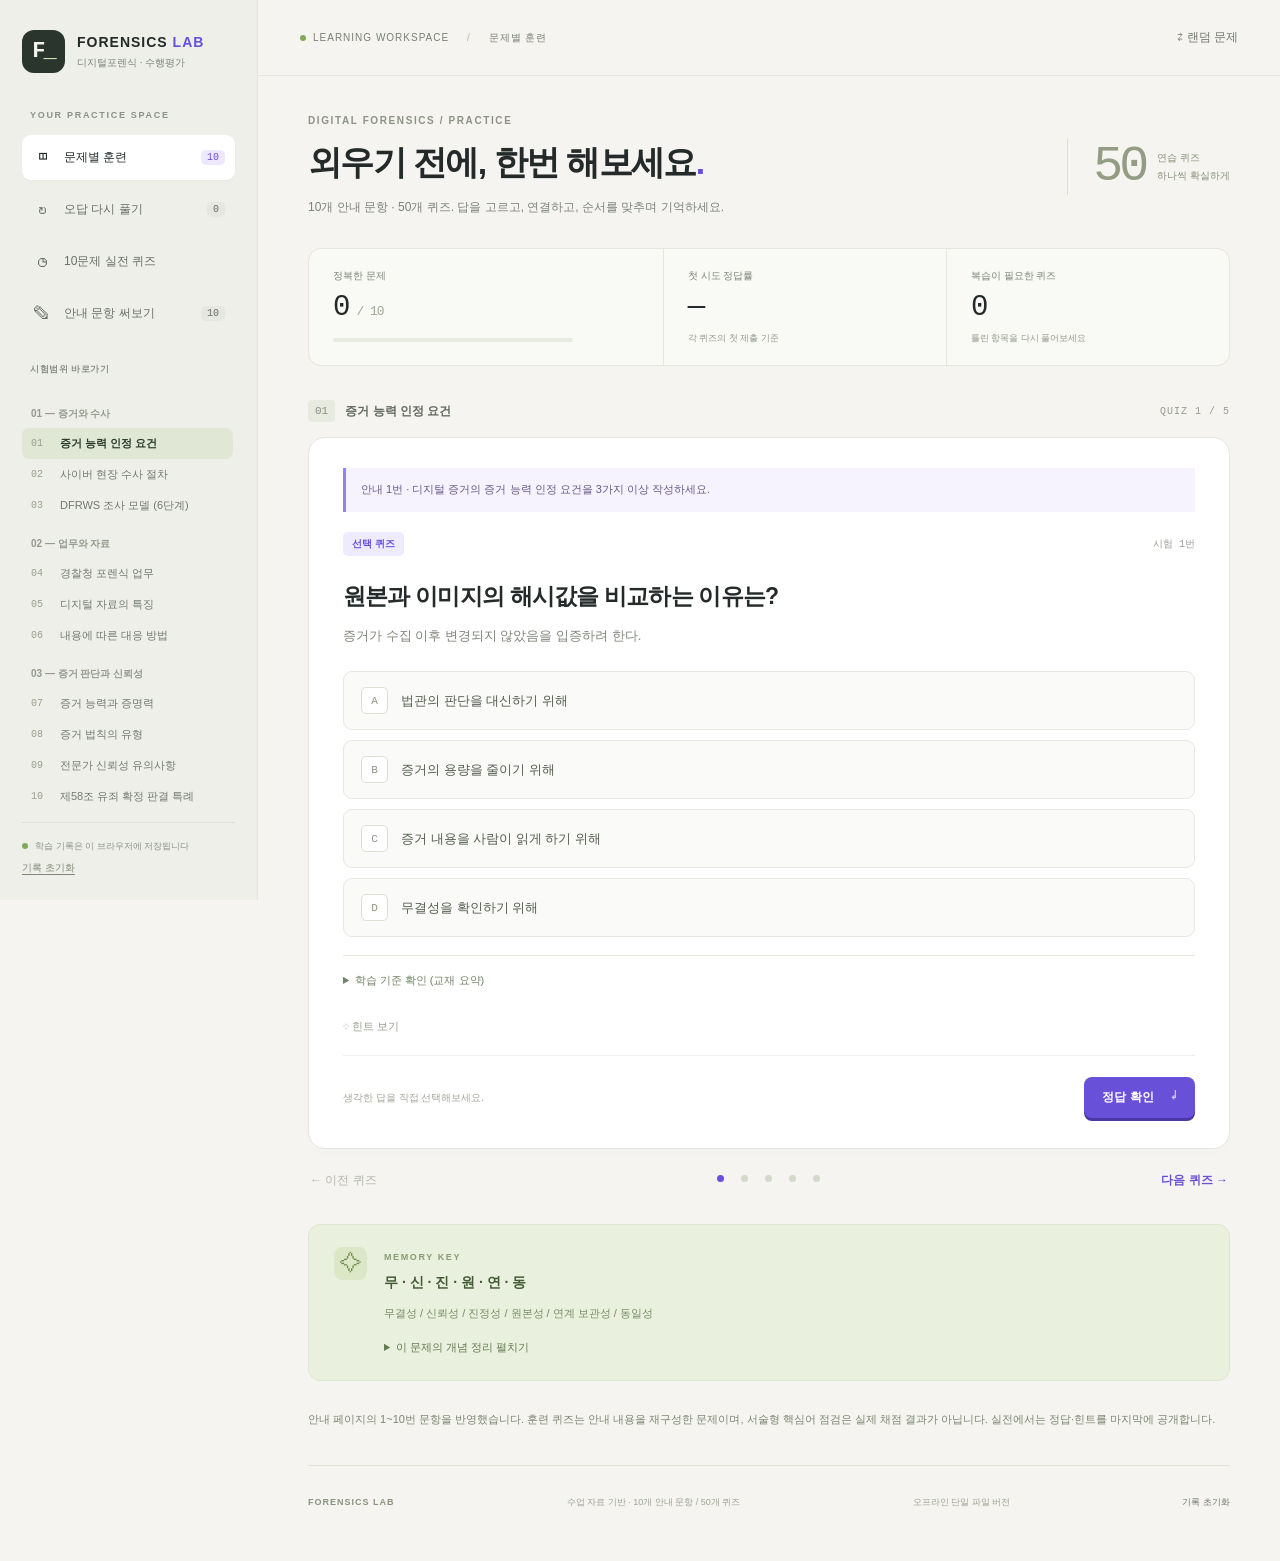
<file: standalone.html>
<!doctype html>
<html lang="ko">
<head>
  <meta charset="UTF-8"><meta name="viewport" content="width=device-width, initial-scale=1">
  <meta name="theme-color" content="#f5f4f0">
  <title>FORENSICS LAB · 수행평가 퀴즈 훈련</title>
  <meta name="description" content="디지털포렌식 수행평가 10개 안내 문항, 50개 퀴즈를 선택·연결·순서·빈칸으로 연습하세요.">
  <style>:root{--bg:#f5f4f0;--paper:#fff;--ink:#232a29;--muted:#7b827d;--line:#e4e6df;--purple:#6851d8;--mint:#d7edb5;--green:#375e32;--red:#a43f48}*{box-sizing:border-box}body{margin:0;background:var(--bg);color:var(--ink);font-family:'Noto Sans KR',sans-serif;font-size:14px}button,input,select{font:inherit}button,a{-webkit-tap-highlight-color:transparent}button{cursor:pointer}button:disabled{cursor:default;opacity:.48}button:focus-visible,a:focus-visible,select:focus-visible,summary:focus-visible{outline:3px solid #9684ed;outline-offset:3px}button{transition:background .16s,transform .16s}a{color:inherit}button:hover:not(:disabled){filter:brightness(.97)}[hidden]{display:none!important}.sidebar{position:fixed;width:258px;height:100dvh;background:#eeefe8;border-right:1px solid var(--line);padding:30px 22px 18px;display:flex;flex-direction:column}.brand{text-decoration:none;display:flex;gap:12px;align-items:center;letter-spacing:1px;font-size:16px;font-weight:800}.brand b{color:var(--purple)}.brand small{display:block;font-size:10px;font-weight:500;color:var(--muted);letter-spacing:0;margin-top:6px}.logo{background:#29352d;color:#f4f5ef;font-family:'IBM Plex Mono',monospace;font-size:22px;letter-spacing:-2px;border-radius:12px;width:43px;height:43px;display:grid;place-content:center}.logo span{color:var(--mint)}.side-label{font-size:9px;letter-spacing:1.7px;color:#8a9189;font-weight:700;margin:37px 8px 15px}.mode-nav{display:grid;gap:7px}.mode{display:flex;gap:12px;align-items:center;border:0;border-radius:9px;padding:12px 10px;background:transparent;color:#687065;font-size:12px;text-align:left}.mode>span:first-child{font-size:18px;width:20px;text-align:center}.mode.active{background:white;color:var(--ink);box-shadow:0 2px 4px #00000005}.nav-count{margin-left:auto;background:#e5e7e0;border-radius:5px;padding:2px 6px;font-family:'IBM Plex Mono',monospace;font-size:10px}.mode.active .nav-count{background:#ede8ff;color:var(--purple)}.topic-label{margin-top:27px;letter-spacing:.5px}.lesson-nav{overflow-y:auto;flex:1;padding-right:2px;scrollbar-width:thin;scrollbar-color:#d0d5c8 transparent}.lesson-link{display:flex;gap:9px;width:100%;text-align:left;background:transparent;border:0;border-radius:7px;padding:8px 9px;font-size:11px;color:#71796e;align-items:center}.lesson-link .num{font:10px 'IBM Plex Mono',monospace;color:#98a08e;min-width:20px}.lesson-link.active{background:#e0e7d5;color:#293b2b;font-weight:700}.lesson-link.done .num{color:#457937}.lesson-link .dot{margin-left:auto;width:5px;height:5px;border-radius:100%;background:#6851d8;flex-shrink:0}.group-label{font-size:10px;font-weight:700;color:#939a8d;margin:16px 9px 7px}.side-bottom{font-size:9px;color:#8b9385;border-top:1px solid #dce0d5;padding-top:15px;line-height:1.8;margin-top:15px}.status-dot,.live-dot{display:inline-block;width:6px;height:6px;border-radius:100%;background:#82a85c;margin-right:7px}.side-bottom button{display:block;background:transparent;border:0;color:#818878;padding:5px 0;font-size:10px;text-decoration:underline;text-underline-offset:3px}.workspace{margin-left:258px}.topbar{display:flex;align-items:center;justify-content:space-between;padding:21px 42px;border-bottom:1px solid var(--line);font-size:10px;letter-spacing:1px;color:#788074}.divider{margin:0 14px;color:#b3b9ad}.quiet-button{background:transparent;border:0;color:#70776e;font-size:12px;padding:8px 0}main{max-width:1140px;padding:39px 50px 20px;margin:0 auto}.intro{display:flex;justify-content:space-between;align-items:center;gap:24px;margin-bottom:30px}.eyebrow{font-size:10px;color:#8c9286;letter-spacing:1.6px;font-weight:700}h1{font-size:34px;letter-spacing:-1.6px;margin:13px 0 10px;font-weight:800;line-height:1.4}h1>span{color:var(--purple)}.intro p{font-size:12px;color:var(--muted);line-height:1.8;margin:0}.intro-badge{min-width:148px;display:flex;gap:12px;align-items:center;border-left:1px solid #d9ded0;padding-left:25px}.intro-badge>span{font:50px 'IBM Plex Mono',monospace;font-weight:500;color:#929d83;letter-spacing:-4px}.intro-badge small{color:#87927a;font-size:10px;line-height:1.8}.mobile-break{display:none}.metrics{display:grid;grid-template-columns:1.25fr 1fr 1fr;border:1px solid var(--line);border-radius:13px;margin-bottom:34px;background:#f9faf5}.metrics>div{padding:20px 24px}.metrics>div+div{border-left:1px solid var(--line)}.metric-label{color:#7b8474;display:block;font-size:10px;margin-bottom:8px}.metrics strong{font:29px 'IBM Plex Mono',monospace;font-weight:500;display:block;letter-spacing:-1px}.metrics em{font-size:13px;color:#a0a895;font-style:normal;margin-left:7px}.metrics small{font-size:9px;color:#92998a;display:block;margin-top:8px}.progress-track{background:#e6eadf;height:4px;border-radius:5px;margin-top:14px;max-width:240px;overflow:hidden}.progress-track i{display:block;background:#8fb460;height:100%;transition:width .4s;width:0}.section-heading{display:flex;justify-content:space-between;align-items:center;margin-bottom:15px;color:#61695e;font-size:12px;font-weight:600}.section-heading>div{display:flex;align-items:center;gap:10px}.section-index{font:11px 'IBM Plex Mono',monospace;background:#e7eade;color:#89917e;padding:5px 7px;border-radius:4px}.section-heading>span{font:10px 'IBM Plex Mono',monospace;color:#959b8e;letter-spacing:1px}.practice-card{background:var(--paper);border:1px solid var(--line);border-radius:17px;padding:30px 34px;box-shadow:0 4px 13px #2b3c2b03}.card-top{display:flex;justify-content:space-between;align-items:center}.kind-badge{background:#efebff;color:var(--purple);border-radius:5px;font-size:10px;font-weight:600;padding:5px 9px}.question-number{font-size:10px;color:#9a9f96;font-family:'IBM Plex Mono','Noto Sans KR',monospace}h2{font-size:23px;letter-spacing:-.8px;margin:23px 0 11px;line-height:1.5}.question-prompt{font-size:13px;line-height:1.9;color:#7f867a;margin:0 0 22px;white-space:pre-line}.choices{display:grid;gap:10px}.choice{border:1px solid #e6e8e1;background:#fafbf8;border-radius:9px;padding:15px 17px;text-align:left;display:flex;align-items:center;gap:13px;color:#535d4e;line-height:1.65;font-size:13px}.choice .letter{font:11px 'IBM Plex Mono',monospace;border:1px solid #dbe0d3;border-radius:5px;min-width:27px;height:27px;display:grid;place-items:center;color:#8b9580;background:white}.choice.selected{border-color:#9b8be5;background:#f6f3ff;color:#5840bf}.choice.selected .letter{border-color:var(--purple);background:var(--purple);color:white}.choice.correct{border-color:#9bbf78;background:#f1f8e8}.choice.incorrect{border-color:#d9a0a5;background:#fff3f3}.hint-row{display:flex;align-items:center;gap:12px;flex-wrap:wrap;margin-top:21px;font-size:11px;color:#8a9480;min-height:28px}.hint-row button{border:0;background:transparent;color:#969d8e;font-size:11px;padding:5px 0}.hint-row #hint-text{background:#f3f5ec;padding:8px 11px;border-radius:6px;line-height:1.7}.card-actions{display:flex;justify-content:space-between;align-items:center;gap:15px;border-top:1px solid #eef0e9;padding-top:21px;margin-top:15px}.card-actions>span{font-size:10px;color:#a0a798}.primary{background:var(--purple);color:white;border:0;border-radius:8px;padding:12px 18px;font-weight:600;font-size:12px;white-space:nowrap;box-shadow:0 3px 0 #4a38a7}.primary span{margin-left:14px;opacity:.65}.feedback{border-radius:9px;padding:18px 20px;background:#f0f7e8;margin-top:22px;color:#375b30;line-height:1.8;font-size:12px;white-space:pre-line}.feedback.wrong{background:#fff2ed;color:#9e5240}.feedback h3{font-size:14px;margin:0 0 6px}.feedback code{background:#ffffff70;padding:2px 5px;border-radius:4px}.feedback .answer{font-family:'IBM Plex Mono','Noto Sans KR',monospace;display:block;font-size:12px;margin:9px 0;overflow-wrap:anywhere}.below-card{display:flex;align-items:center;justify-content:space-between;margin:13px 2px 25px}.next-button{border:0;color:var(--purple);font-size:12px;font-weight:600;background:transparent;padding:10px 0}.quiz-dot{border:0;width:7px;height:7px;border-radius:50%;background:#d4d9cc;padding:0;margin:0 4px}.quiz-dot.current{background:var(--purple)}.quiz-dot.done{background:#8db361}.memory-note{display:flex;gap:17px;background:#eaf0de;border:1px solid #dee7cf;border-radius:12px;padding:22px 25px;align-items:flex-start}.note-icon{background:#dce7c8;color:#6d8b48;border-radius:8px;width:33px;height:33px;display:grid;place-items:center;font-size:22px;flex-shrink:0}.memory-note .eyebrow{color:#899b71;font-size:9px}.memory-note h3{font-size:14px;margin:8px 0;color:#435b35;line-height:1.7}.memory-note p{margin:0;font-size:11px;line-height:1.9;color:#778c64}.memory-note details{margin-top:13px;font-size:11px;line-height:1.9;color:#647a51}.memory-note summary{cursor:pointer}.memory-note details>div{white-space:pre-line;padding-top:10px;color:#4a6240}.terminal{background:#202923;color:#d6e5cf;border:1px solid #354838;border-radius:11px;overflow:hidden;font-family:'IBM Plex Mono',monospace;margin-top:10px}.terminal-bar{display:flex;gap:6px;align-items:center;background:#29352d;border-bottom:1px solid #3c463d;padding:11px 16px;font-size:10px;color:#9fac98}.terminal-bar i{width:7px;height:7px;background:#f28e7b;border-radius:100%}.terminal-bar i:nth-child(2){background:#e4c571}.terminal-bar i:nth-child(3){background:#99c384}.terminal-bar span{margin-left:10px}.terminal-body{padding:21px 22px;font-size:12px;line-height:1.8}.terminal-desc{color:#83957c;margin-bottom:14px;font-size:11px;white-space:pre-line}.terminal-line{display:flex;align-items:flex-start;gap:10px}.terminal-prompt{color:#c3e8a5;white-space:nowrap}.terminal textarea{width:100%;background:transparent;color:#e4f3d8;outline:none;border:0;resize:vertical;min-height:44px;font:12px/1.8 'IBM Plex Mono',monospace;padding:0;caret-color:#c6e8a7}.terminal textarea::placeholder{color:#6c7e64}.terminal-output{white-space:pre-wrap;color:#b9d8a2;margin:13px 0 0;padding:12px 0 0;border-top:1px solid #374c38;overflow-wrap:anywhere}.context-code{background:#f2f4ee;color:#56614b;border:1px solid #e3e8db;border-radius:8px;padding:16px 19px;font:12px/1.85 'IBM Plex Mono',monospace;white-space:pre-wrap;overflow-wrap:anywhere;margin:0 0 20px}.context-table{border-collapse:collapse;width:100%;font-size:12px;margin:0 0 22px}.context-table th,.context-table td{text-align:left;padding:9px 12px;border-bottom:1px solid var(--line)}.context-table th{background:#f3f5ee;color:#78856b;font-size:10px;font-weight:600}.match-list{display:grid;gap:9px}.match-row{display:grid;grid-template-columns:1fr 1.35fr;align-items:center;gap:15px;border:1px solid #e4e8de;background:#fafbf7;border-radius:8px;padding:12px 16px}.match-row label{font-size:12px;font-weight:600;line-height:1.7}.match-row select{min-width:0;width:100%;border:1px solid #dce2d2;background:white;border-radius:6px;padding:9px 10px;font-size:11px;color:#5e6c51}.order-list{display:grid;gap:9px}.order-item{background:#f7f8f3;border:1px solid #e3e7dc;border-radius:8px;padding:12px 16px;display:flex;align-items:center;gap:15px;justify-content:space-between}.order-item .step{font:11px 'IBM Plex Mono',monospace;color:#8f9a83}.order-item .item-name{margin-right:auto;font-family:'IBM Plex Mono','Noto Sans KR',monospace;font-size:12px}.order-controls{display:flex;gap:6px}.order-controls button{background:white;border:1px solid #dde3d4;border-radius:5px;width:29px;height:28px;color:#6e7d60}.order-controls button:disabled{opacity:.25}.order-caption{font-size:10px;color:#979f8d;margin:10px 0}.result-card{text-align:center;background:white;border:1px solid var(--line);border-radius:17px;padding:45px 30px}.result-icon{display:inline-grid;place-items:center;border-radius:50%;width:70px;height:70px;background:#e7efd9;color:#789853;font-size:30px}.result-score{font:60px 'IBM Plex Mono',monospace;color:var(--purple);margin:20px 0}.result-card p{color:#89927e;line-height:1.9}.result-actions{display:flex;justify-content:center;gap:18px;margin-top:22px}.result-list{display:grid;gap:8px;text-align:left;margin-top:30px}.result-row{padding:10px 14px;border-radius:7px;background:#f7f8f2;display:flex;justify-content:space-between;gap:10px;font-size:12px}.result-row button{border:0;background:transparent;color:var(--purple)}footer{display:flex;align-items:center;justify-content:space-between;gap:10px;font-size:9px;color:#9ba391;border-top:1px solid #e1e5d9;margin-top:35px;padding:22px 0;flex-wrap:wrap}footer>span:first-child{letter-spacing:1px;font-weight:800;color:#89947c}footer a{text-decoration:none;color:#7b8b66}#toast{position:fixed;bottom:28px;left:calc(50% + 100px);transform:translateX(-50%);padding:12px 22px;border-radius:9px;background:#2a392d;color:white;box-shadow:0 6px 25px #0002;max-width:90%;font-size:12px;z-index:5}dialog{border:1px solid var(--line);border-radius:15px;padding:25px;max-width:90vw}dialog::backdrop{background:#17201577}dialog h2{margin-top:0;font-size:18px}dialog p{color:var(--muted);font-size:12px}dialog>div{display:flex;justify-content:flex-end;gap:20px;margin-top:25px}@media(min-width:1450px){main{padding-top:47px}.practice-card{padding:36px 40px}}@media(max-width:1050px){.sidebar{width:220px;padding-left:15px;padding-right:15px}.workspace{margin-left:220px}main{padding:30px 28px 18px}.topbar{padding:18px 28px}h1{font-size:28px}.intro-badge{min-width:120px;padding-left:15px}.intro-badge>span{font-size:40px}.practice-card{padding:26px}.metrics>div{padding:19px}#toast{left:calc(50% + 100px)}}@media(max-width:760px){.sidebar{position:static;width:auto;height:auto;padding:17px 20px 12px;border-right:0;border-bottom:1px solid var(--line)}.brand{font-size:14px}.brand small{font-size:9px}.logo{width:35px;height:35px;font-size:18px}.side-label,.side-bottom{display:none}.mode-nav{display:flex;gap:5px;margin-top:16px;overflow:auto}.mode{padding:10px;font-size:10px;white-space:nowrap;gap:5px;flex:1;justify-content:center}.mode>span:first-child{font-size:15px;width:15px}.nav-count{display:none}.lesson-nav{display:flex;gap:5px;margin-top:12px;overflow-x:auto;padding-bottom:5px}.group-label{display:none}.lesson-link{min-width:38px;width:38px;height:33px;justify-content:center;padding:0}.lesson-link .lesson-title,.lesson-link .dot{display:none}.lesson-link .num{font-size:11px;min-width:0}.workspace{margin:0}.topbar{padding:13px 22px;font-size:8px}.divider{margin:0 7px}.topbar .quiet-button{font-size:10px}main{padding:26px 20px 12px}.intro{margin-bottom:23px}.intro-badge{display:none}h1{font-size:27px;margin-top:10px}.intro p{font-size:11px;max-width:290px}.metrics{margin-bottom:23px;grid-template-columns:1.1fr 1fr 1fr}.metrics>div{padding:13px 12px}.metric-label{font-size:9px;line-height:1.7}.metrics strong{font-size:23px}.metrics small{font-size:8px;line-height:1.7}.metrics em{font-size:10px}.practice-card{padding:22px 20px}.section-heading{font-size:11px}.section-heading>span{font-size:9px}h2{font-size:20px}.question-prompt{font-size:12px}.choice{padding:12px;font-size:12px;gap:10px}.card-actions>span{max-width:130px;font-size:9px;line-height:1.8}.primary{padding:11px 14px;font-size:11px}.primary span{margin-left:7px}.memory-note{padding:19px 16px;gap:12px}.memory-note h3{font-size:12px}.memory-note p{font-size:10px}.terminal-body{padding:17px 14px}.terminal-line{gap:7px;flex-wrap:wrap}.terminal textarea{font-size:11px;min-height:55px}.terminal-prompt{font-size:10px}.match-row{padding:10px;gap:8px;grid-template-columns:.8fr 1.4fr}.match-row label{font-size:10px}.match-row select{font-size:10px;padding:8px 5px}.context-code{font-size:10px;padding:12px}.order-item{padding:10px;gap:8px}.order-item .item-name{font-size:10px}#toast{left:50%}.result-card{padding:30px 20px}footer{font-size:8px}.mobile-break{display:block}.result-row{font-size:10px}.context-table{font-size:10px}.context-table td{padding:7px}}@media(prefers-reduced-motion:reduce){*{transition:none!important;scroll-behavior:auto!important}}

.logo{display:flex;align-items:center;justify-content:center}.result-detail{border:1px solid #e4e8dd;border-radius:8px;overflow:hidden}.result-detail summary{cursor:pointer;list-style:none}.result-detail .feedback{margin:0;border-radius:0}

.quiz-dot{width:24px;height:24px;background:transparent;position:relative;margin:0}.quiz-dot::after{content:"";position:absolute;width:7px;height:7px;border-radius:50%;background:#d4d9cc;left:8px;top:8px}.quiz-dot.current,.quiz-dot.done{background:transparent}.quiz-dot.current::after{background:var(--purple)}.quiz-dot.done::after{background:#8db361}.quiz-dot.current.done::after{background:var(--purple)}.order-controls button{width:34px;height:34px}footer .quiet-button{font-size:9px}

.source-details{margin-top:18px;border-top:1px solid #e5e9df;padding-top:14px;font-size:11px;color:#728365;line-height:1.9}.source-details summary{cursor:pointer}.source-details a{display:inline-block;margin-top:10px;color:#6851d8}.source-details blockquote{margin:10px 0 0;padding:10px 14px;background:#f5f7f0;border-left:3px solid #afc18f;white-space:pre-line}.reading-notice{border:1px solid #d8dfcc;border-radius:9px;padding:20px;background:#f5f7ef;line-height:1.9;color:#637453;font-size:12px}

.blank-input{width:100%;min-height:90px;border:1px solid #ccd5c0;border-radius:9px;background:#fafbf6;padding:16px;font:inherit;font-size:16px;line-height:1.7;color:#35442b;resize:vertical}.blank-input:focus{outline:2px solid #7661db;outline-offset:2px}.blank-input:disabled{opacity:.8}.scope-note{font-size:11px;line-height:1.9;color:#7a866f;margin-top:28px}.brand{font-size:14px}.match-row select{max-width:100%}.source-details blockquote{font-style:normal}
.guide-context{font-size:11px;line-height:1.8;padding:12px 15px;margin-bottom:20px;border-left:3px solid #9684ed;background:#f6f3ff;color:#675a86}.written-input{width:100%;min-height:200px;padding:18px;border:1px solid #ccd5c0;border-radius:9px;resize:vertical;font:inherit;font-size:15px;line-height:1.9;background:#fafbf6}.written-input:focus{outline:2px solid #9684ed;outline-offset:2px}.keyword{display:inline-block;margin:4px;padding:5px 10px;border-radius:16px;font-size:11px}.keyword.found{background:#e4f2df;color:#375e32}.keyword.missing{background:#fff0ed;color:#a43f48}.written-caution{font-size:11px;color:#777;line-height:1.8}.sidebar{overflow-y:auto}.lesson-nav{min-height:90px}.mode-nav{flex-shrink:0}@media(max-width:760px){.mode-nav{display:grid;grid-template-columns:1fr 1fr;overflow:visible}.lesson-nav{min-height:0}.guide-context{font-size:10px}.written-input{font-size:14px}}
</style>
</head>
<body>
  <aside class="sidebar">
    <a class="brand" href="./"><span class="logo">F<span>_</span></span><span>FORENSICS <b>LAB</b><small>디지털포렌식 · 수행평가</small></span></a>
    <div class="side-label">YOUR PRACTICE SPACE</div>
    <nav class="mode-nav" aria-label="학습 모드">
      <button class="mode active" data-mode="learn"><span>◫</span>문제별 훈련<span class="nav-count">10</span></button>
      <button class="mode" data-mode="review"><span>↻</span>오답 다시 풀기<span id="wrong-count" class="nav-count">0</span></button>
      <button class="mode" data-mode="exam"><span>◷</span>10문제 실전 퀴즈</button>
    <button class="mode" data-mode="written"><span>✎</span>안내 문항 써보기<span class="nav-count">10</span></button></nav>
    <div class="side-label topic-label">시험범위 바로가기</div>
    <div id="lesson-nav" class="lesson-nav"></div>
    <div class="side-bottom"><span class="status-dot"></span>학습 기록은 이 브라우저에 저장됩니다<button id="reset-progress">기록 초기화</button></div>
  </aside>
  <div class="workspace">
    <header class="topbar"><div><span class="live-dot"></span>LEARNING WORKSPACE <span class="divider">/</span> <span id="mode-label">문제별 훈련</span></div><button id="shuffle" class="quiet-button">⇄ 랜덤 문제</button></header>
    <main>
      <section class="intro"><div><div class="eyebrow">DIGITAL FORENSICS / PRACTICE</div><h1>외우기 전에,<br class="mobile-break"> 한번 해보세요<span>.</span></h1><p>10개 안내 문항 · 50개 퀴즈. 답을 고르고, 연결하고, 순서를 맞추며 기억하세요.</p></div><div class="intro-badge"><span>50</span><small>연습 퀴즈<br>하나씩 확실하게</small></div></section>
      <section class="metrics" aria-label="학습 현황"><div><span class="metric-label">정복한 문제</span><strong><span id="mastered">0</span><em>/ 10</em></strong><div class="progress-track"><i id="overall-bar"></i></div></div><div><span class="metric-label">첫 시도 정답률</span><strong id="accuracy">—</strong><small>각 퀴즈의 첫 제출 기준</small></div><div><span class="metric-label">복습이 필요한 퀴즈</span><strong id="review-total">0</strong><small>틀린 항목을 다시 풀어보세요</small></div></section>
      <div id="practice-area">
        <div class="section-heading"><div><span class="section-index" id="section-index">01</span><span id="section-title">증거 능력 인정 요건</span></div><span id="task-position">QUIZ 1 / 2</span></div>
        <section class="practice-card" id="practice-card">
          <div id="guide-context" class="guide-context"></div><div class="card-top"><span id="kind-badge" class="kind-badge">선택 퀴즈</span><span id="question-number" class="question-number">시험 1번</span></div>
          <h2 id="question-title"></h2><p id="question-prompt" class="question-prompt"></p>
          <div id="question-context"></div><div id="answer-area"></div>
          <details id="question-source" class="source-details"><summary>학습 기준 확인 (교재 요약)</summary><a id="source-link" target="_blank" rel="noopener"></a><blockquote id="source-quote"></blockquote></details><div class="hint-row"><button id="hint-button">◌ 힌트 보기</button><span id="hint-text" hidden></span></div>
          <div class="card-actions"><span id="attempt-label">생각한 답을 직접 선택해보세요.</span><button id="check-answer" class="primary">정답 확인 <span>↵</span></button></div>
          <div id="feedback" class="feedback" hidden aria-live="polite"></div>
        </section>
        <div class="below-card"><button id="previous" class="quiet-button">← 이전 퀴즈</button><div id="quiz-dots"></div><button id="next" class="next-button">다음 퀴즈 →</button></div>
        <section class="memory-note"><div class="note-icon">✧</div><div><span class="eyebrow">MEMORY KEY</span><h3 id="memory-key"></h3><p id="memory-detail"></p><details><summary>이 문제의 개념 정리 펼치기</summary><div id="lesson-note"></div></details></div></section>
      </div>
      <section id="result-area" class="result-card" hidden></section>
      <p class="scope-note">안내 페이지의 1~10번 문항을 반영했습니다. 훈련 퀴즈는 안내 내용을 재구성한 문제이며, 서술형 핵심어 점검은 실제 채점 결과가 아닙니다. 실전에서는 정답·힌트를 마지막에 공개합니다.</p><footer><span>FORENSICS LAB</span><span>수업 자료 기반 · 10개 안내 문항 / 50개 퀴즈</span><span>오프라인 단일 파일 버전</span><button id="footer-reset" class="quiet-button">기록 초기화</button></footer>
    </main>
  </div>
  <div id="toast" role="status" hidden></div>
  <dialog id="reset-dialog"><h2>학습 기록을 초기화할까요?</h2><p>이 브라우저의 정답 기록과 오답 목록이 지워집니다.</p><div><button id="cancel-reset" class="quiet-button">취소</button><button id="confirm-reset" class="primary">초기화</button></div></dialog>
  <script>/* 안내된 10개 문항과 각 문항의 교재 이미지에 맞춘 학습용 퀴즈 데이터. */
const SOURCE_URL='https://pear-taste-f45.notion.site/2026-3-2-3f14d2e792de8059acd6d58aacb8d580';
const QUESTION_SOURCE_URL='https://pear-taste-f45.notion.site/2026-3-2-3f14d2e792de80138437d481c643d4f8';
const normalize=s=>s.normalize('NFKC').toLowerCase().replace(/[\s·,，.。→\-_:;()（）]/g,'');
const LESSONS=[
  {
    "id": 1,
    "title": "증거 능력 인정 요건",
    "page": 5,
    "key": "무 · 신 · 진 · 원 · 연 · 동",
    "detail": "무결성 / 신뢰성 / 진정성 / 원본성 / 연계 보관성 / 동일성",
    "note": "무결성은 증거가 변경되지 않았음을, 신뢰성은 수집·분석 도구의 정확성을, 진정성은 오류 없이 의도한 결과가 생성되었음을 뜻한다. 원본성은 원본과 이미지의 일치, 연계 보관성은 전체 과정의 추적, 동일성은 원본과 제출 사본의 일치이다.",
    "tasks": [
      {
        "type": "choice",
        "title": "원본과 이미지의 해시값을 비교하는 이유는?",
        "prompt": "증거가 수집 이후 변경되지 않았음을 입증하려 한다.",
        "options": [
          "무결성을 확인하기 위해",
          "증거의 용량을 줄이기 위해",
          "증거 내용을 사람이 읽게 하기 위해",
          "법관의 판단을 대신하기 위해"
        ],
        "correct": 0,
        "explain": "해시값 비교는 증거의 변경 여부를 확인하여 무결성을 뒷받침한다.",
        "hint": "변경되지 않았음을 보장하는 성질입니다.",
        "id": "1-0",
        "lessonId": 1,
        "source": {
          "title": "안내 문항 1번 · 교재 5p",
          "url": "https://pear-taste-f45.notion.site/2026-3-2-3f14d2e792de80138437d481c643d4f8",
          "quote": "무결성은 증거가 변경되지 않았음을, 신뢰성은 수집·분석 도구의 정확성을, 진정성은 오류 없이 의도한 결과가 생성되었음을 뜻한다. 원본성은 원본과 이미지의 일치, 연계 보관성은 전체 과정의 추적, 동일성은 원본과 제출 사본의 일치이다."
        }
      },
      {
        "type": "match",
        "title": "비슷한 인정 요건 구분하기",
        "prompt": "각 용어에 알맞은 설명을 연결하세요. 모든 항목을 선택한 뒤 채점하세요.",
        "pairs": [
          [
            "신뢰성",
            "수집·분석 도구와 장비의 정확성"
          ],
          [
            "진정성",
            "오류 없이 의도한 결과가 정확하게 생성됨"
          ],
          [
            "원본성",
            "원본과 포렌식 이미지의 완전한 일치"
          ],
          [
            "동일성",
            "압수·수색 원본과 법원 제출 사본의 일치"
          ]
        ],
        "explain": "도구의 정확성은 신뢰성, 생성 결과는 진정성이다. 원본성·동일성은 각각 비교하는 대상을 기억한다.",
        "hint": "도구 / 생성 결과 / 이미지 / 제출 사본",
        "id": "1-1",
        "lessonId": 1,
        "source": {
          "title": "안내 문항 1번 · 교재 5p",
          "url": "https://pear-taste-f45.notion.site/2026-3-2-3f14d2e792de80138437d481c643d4f8",
          "quote": "무결성은 증거가 변경되지 않았음을, 신뢰성은 수집·분석 도구의 정확성을, 진정성은 오류 없이 의도한 결과가 생성되었음을 뜻한다. 원본성은 원본과 이미지의 일치, 연계 보관성은 전체 과정의 추적, 동일성은 원본과 제출 사본의 일치이다."
        }
      },
      {
        "type": "multi",
        "title": "인정 요건에 해당하는 것을 모두 고르세요.",
        "prompt": "교재 5p의 용어를 기준으로 고르세요.",
        "options": [
          "무결성",
          "신뢰성",
          "연계 보관성",
          "증거 대량성",
          "동일성"
        ],
        "correct": [
          0,
          1,
          2,
          4
        ],
        "explain": "대량성은 디지털 자료의 속성이다. 이 페이지의 증거 능력 인정 요건은 아니다.",
        "hint": "속성과 인정 요건을 구분하세요.",
        "id": "1-2",
        "lessonId": 1,
        "source": {
          "title": "안내 문항 1번 · 교재 5p",
          "url": "https://pear-taste-f45.notion.site/2026-3-2-3f14d2e792de80138437d481c643d4f8",
          "quote": "무결성은 증거가 변경되지 않았음을, 신뢰성은 수집·분석 도구의 정확성을, 진정성은 오류 없이 의도한 결과가 생성되었음을 뜻한다. 원본성은 원본과 이미지의 일치, 연계 보관성은 전체 과정의 추적, 동일성은 원본과 제출 사본의 일치이다."
        }
      },
      {
        "type": "order",
        "title": "연계 보관 과정 순서 맞추기",
        "prompt": "↑ ↓ 버튼으로 위에서 아래로 올바른 순서를 만드세요.",
        "items": [
          "수집",
          "이송",
          "분석",
          "보관 및 법정 제출"
        ],
        "explain": "증거의 전 과정을 추적하여 훼손·변경이 없음을 입증해야 한다.",
        "hint": "수집한 증거를 옮긴 뒤 분석합니다.",
        "id": "1-3",
        "lessonId": 1,
        "source": {
          "title": "안내 문항 1번 · 교재 5p",
          "url": "https://pear-taste-f45.notion.site/2026-3-2-3f14d2e792de80138437d481c643d4f8",
          "quote": "무결성은 증거가 변경되지 않았음을, 신뢰성은 수집·분석 도구의 정확성을, 진정성은 오류 없이 의도한 결과가 생성되었음을 뜻한다. 원본성은 원본과 이미지의 일치, 연계 보관성은 전체 과정의 추적, 동일성은 원본과 제출 사본의 일치이다."
        }
      },
      {
        "type": "blank",
        "title": "CoC의 우리말은?",
        "prompt": "수집부터 법정 제출까지의 전 과정을 추적하는 성질: (        )",
        "answer": "연계 보관성",
        "validate": s => ["연계 보관성","연계보관","보관의 연속성"].some(a => normalize(s) === normalize(a)),
        "explain": "CoC(Chain of Custody)는 교재에서 연계 보관성이라고 한다.",
        "hint": "연계 ○○성",
        "id": "1-4",
        "lessonId": 1,
        "source": {
          "title": "안내 문항 1번 · 교재 5p",
          "url": "https://pear-taste-f45.notion.site/2026-3-2-3f14d2e792de80138437d481c643d4f8",
          "quote": "무결성은 증거가 변경되지 않았음을, 신뢰성은 수집·분석 도구의 정확성을, 진정성은 오류 없이 의도한 결과가 생성되었음을 뜻한다. 원본성은 원본과 이미지의 일치, 연계 보관성은 전체 과정의 추적, 동일성은 원본과 제출 사본의 일치이다."
        }
      }
    ],
    "guided": {
      "prompt": "디지털 증거의 증거 능력 인정 요건을 3가지 이상 작성하세요.",
      "instruction": "서로 다른 요건을 3가지 이상 쓰세요. 필요하면 의미도 덧붙여 보세요.",
      "terms": [
        "무결성",
        "신뢰성",
        "진정성",
        "원본성",
        "연계 보관성",
        "동일성"
      ],
      "min": 3,
      "answer": "무결성, 신뢰성, 진정성, 원본성, 연계 보관성, 동일성 중 3가지 이상. 예: 무결성은 증거의 변경이 없음을, 신뢰성은 수집·분석 도구의 정확성을, 원본성은 원본과 이미지의 일치를 뜻한다."
    }
  },
  {
    "id": 2,
    "title": "사이버 현장 수사 절차",
    "page": 7,
    "key": "확보 → 보존 → 기록 → 수집 → 재구성 → 발표",
    "detail": "사건 관련 시스템을 찾고, 보존하고, 기록하고, 수집한 뒤 상황을 재구성해 설명한다.",
    "note": "확보는 시스템·네트워크의 흔적 확인과 사건 관련 시스템 식별이다. 보존은 변경·손상 차단, 기록은 증거의 수집·감정 과정을 기록하여 연계 보관성을 유지하는 것이다. 수집은 저장 매체의 증거 확보, 재구성은 사건 상황의 재구성, 발표는 분석 증거의 설명·제출이다.",
    "tasks": [
      {
        "type": "order",
        "title": "사이버 현장 수사의 여섯 단계",
        "prompt": "↑ ↓ 버튼으로 위에서 아래로 올바른 순서를 만드세요.",
        "items": [
          "확보",
          "보존",
          "기록",
          "수집",
          "재구성",
          "발표"
        ],
        "explain": "교재 7p의 순서는 확보→보존→기록→수집→재구성→발표이다. 교재 8p의 절차와 혼동하지 않는다.",
        "hint": "첫 단계는 확보, 마지막 단계는 발표입니다.",
        "id": "2-0",
        "lessonId": 2,
        "source": {
          "title": "안내 문항 2번 · 교재 7p",
          "url": "https://pear-taste-f45.notion.site/2026-3-2-3f14d2e792de80138437d481c643d4f8",
          "quote": "확보는 시스템·네트워크의 흔적 확인과 사건 관련 시스템 식별이다. 보존은 변경·손상 차단, 기록은 증거의 수집·감정 과정을 기록하여 연계 보관성을 유지하는 것이다. 수집은 저장 매체의 증거 확보, 재구성은 사건 상황의 재구성, 발표는 분석 증거의 설명·제출이다."
        }
      },
      {
        "type": "choice",
        "title": "사건 관련 시스템을 식별하는 단계는?",
        "prompt": "디지털 흔적, 네트워크 활동, 시스템의 구조와 규모를 파악한다.",
        "options": [
          "확보",
          "재구성",
          "발표",
          "보존"
        ],
        "correct": 0,
        "explain": "확보 단계에서 관련 시스템을 식별하고 수사의 규모를 결정한다.",
        "hint": "무엇을 조사할지 먼저 찾습니다.",
        "id": "2-1",
        "lessonId": 2,
        "source": {
          "title": "안내 문항 2번 · 교재 7p",
          "url": "https://pear-taste-f45.notion.site/2026-3-2-3f14d2e792de80138437d481c643d4f8",
          "quote": "확보는 시스템·네트워크의 흔적 확인과 사건 관련 시스템 식별이다. 보존은 변경·손상 차단, 기록은 증거의 수집·감정 과정을 기록하여 연계 보관성을 유지하는 것이다. 수집은 저장 매체의 증거 확보, 재구성은 사건 상황의 재구성, 발표는 분석 증거의 설명·제출이다."
        }
      },
      {
        "type": "match",
        "title": "수사 단계와 역할 연결",
        "prompt": "각 용어에 알맞은 설명을 연결하세요. 모든 항목을 선택한 뒤 채점하세요.",
        "pairs": [
          [
            "보존",
            "시스템의 변경과 손상을 차단"
          ],
          [
            "기록",
            "수집·감정 동안 증거와 취급 과정 기록"
          ],
          [
            "재구성",
            "분석 증거를 바탕으로 사건 상황 복원"
          ],
          [
            "발표",
            "수집·분석된 증거를 설명하여 제출"
          ]
        ],
        "explain": "보존은 상태 유지, 기록은 과정의 추적, 재구성은 상황 복원, 발표는 설명·제출이다.",
        "hint": "상태 유지 → 과정 기록 → 상황 복원 → 설명",
        "id": "2-2",
        "lessonId": 2,
        "source": {
          "title": "안내 문항 2번 · 교재 7p",
          "url": "https://pear-taste-f45.notion.site/2026-3-2-3f14d2e792de80138437d481c643d4f8",
          "quote": "확보는 시스템·네트워크의 흔적 확인과 사건 관련 시스템 식별이다. 보존은 변경·손상 차단, 기록은 증거의 수집·감정 과정을 기록하여 연계 보관성을 유지하는 것이다. 수집은 저장 매체의 증거 확보, 재구성은 사건 상황의 재구성, 발표는 분석 증거의 설명·제출이다."
        }
      },
      {
        "type": "multi",
        "title": "사이버 현장 수집에 관한 올바른 설명은?",
        "prompt": "올바른 내용을 모두 선택하세요.",
        "options": [
          "저장 매체의 증거를 확보한다",
          "시스템 활성화 상태의 수집 방법이 있다",
          "시스템 비활성화 상태의 수집 방법이 있다",
          "모든 시스템의 내용이 영구 보존되므로 보존은 불필요하다"
        ],
        "correct": [
          0,
          1,
          2
        ],
        "explain": "수집 방법은 시스템의 상태를 고려한다. 증거는 변경·소멸할 수 있어 보존도 필요하다.",
        "hint": "활성화 여부가 수집 방법에 영향을 줍니다.",
        "id": "2-3",
        "lessonId": 2,
        "source": {
          "title": "안내 문항 2번 · 교재 7p",
          "url": "https://pear-taste-f45.notion.site/2026-3-2-3f14d2e792de80138437d481c643d4f8",
          "quote": "확보는 시스템·네트워크의 흔적 확인과 사건 관련 시스템 식별이다. 보존은 변경·손상 차단, 기록은 증거의 수집·감정 과정을 기록하여 연계 보관성을 유지하는 것이다. 수집은 저장 매체의 증거 확보, 재구성은 사건 상황의 재구성, 발표는 분석 증거의 설명·제출이다."
        }
      },
      {
        "type": "blank",
        "title": "분석한 증거로 사건 상황을 다시 구성한다.",
        "prompt": "이 단계의 이름을 쓰세요.",
        "answer": "재구성",
        "validate": s => ["재구성"].some(a => normalize(s) === normalize(a)),
        "explain": "재구성(Reconstruction)은 증거를 통해 사건 상황을 다시 구성하는 단계다.",
        "hint": "재○○",
        "id": "2-4",
        "lessonId": 2,
        "source": {
          "title": "안내 문항 2번 · 교재 7p",
          "url": "https://pear-taste-f45.notion.site/2026-3-2-3f14d2e792de80138437d481c643d4f8",
          "quote": "확보는 시스템·네트워크의 흔적 확인과 사건 관련 시스템 식별이다. 보존은 변경·손상 차단, 기록은 증거의 수집·감정 과정을 기록하여 연계 보관성을 유지하는 것이다. 수집은 저장 매체의 증거 확보, 재구성은 사건 상황의 재구성, 발표는 분석 증거의 설명·제출이다."
        }
      }
    ],
    "guided": {
      "prompt": "사이버 현장에서의 수사 절차를 순서대로 작성해주세요.",
      "instruction": "6단계를 빠짐없이 순서대로 쓰세요.",
      "terms": [
        "확보",
        "보존",
        "기록",
        "수집",
        "재구성",
        "발표"
      ],
      "ordered": true,
      "answer": "확보 → 보존 → 기록 → 수집 → 재구성 → 발표."
    }
  },
  {
    "id": 3,
    "title": "DFRWS 조사 모델 (6단계)",
    "page": 8,
    "key": "확인 → 보존 → 수집 → 조사 → 분석 → 제출",
    "detail": "안내 3번: DFRWS 조사 모델은 확인→보존→수집→조사→분석→제출입니다.",
    "note": "확인은 사건·범죄 유형과 시스템·네트워크 조사, 보존은 사건 관리·이미징·연계 보관성과 시간 정보 확인이다. 수집은 운영체제와 하드웨어·소프트웨어 등 파악 및 증거 확보, 조사는 증거·매체 검증과 데이터 추출, 분석은 분류·프로토콜·데이터 마이닝 등, 제출은 문서화·전문가 설명·법정 증언이다.",
    "tasks": [
      {
        "type": "order",
        "title": "법적 효력 유지를 위한 여섯 단계",
        "prompt": "↑ ↓ 버튼으로 위에서 아래로 올바른 순서를 만드세요.",
        "items": [
          "확인",
          "보존",
          "수집",
          "조사",
          "분석",
          "제출"
        ],
        "explain": "교재 8p의 절차는 확인→보존→수집→조사→분석→제출이다.",
        "hint": "첫 단계는 확인입니다.",
        "id": "3-0",
        "lessonId": 3,
        "source": {
          "title": "안내 문항 3번 · 교재 8p",
          "url": "https://pear-taste-f45.notion.site/2026-3-2-3f14d2e792de80138437d481c643d4f8",
          "quote": "확인은 사건·범죄 유형과 시스템·네트워크 조사, 보존은 사건 관리·이미징·연계 보관성과 시간 정보 확인이다. 수집은 운영체제와 하드웨어·소프트웨어 등 파악 및 증거 확보, 조사는 증거·매체 검증과 데이터 추출, 분석은 분류·프로토콜·데이터 마이닝 등, 제출은 문서화·전문가 설명·법정 증언이다."
        }
      },
      {
        "type": "choice",
        "title": "이미징과 연계 보관성은 어느 단계인가요?",
        "prompt": "사건 관리, 이미징 기술, 연계 보관성 및 시간 정보를 확인한다.",
        "options": [
          "보존",
          "제출",
          "분석",
          "확인"
        ],
        "correct": 0,
        "explain": "이 항목들은 교재의 보존 단계에 연결된다.",
        "hint": "증거 상태를 지키는 단계입니다.",
        "id": "3-1",
        "lessonId": 3,
        "source": {
          "title": "안내 문항 3번 · 교재 8p",
          "url": "https://pear-taste-f45.notion.site/2026-3-2-3f14d2e792de80138437d481c643d4f8",
          "quote": "확인은 사건·범죄 유형과 시스템·네트워크 조사, 보존은 사건 관리·이미징·연계 보관성과 시간 정보 확인이다. 수집은 운영체제와 하드웨어·소프트웨어 등 파악 및 증거 확보, 조사는 증거·매체 검증과 데이터 추출, 분석은 분류·프로토콜·데이터 마이닝 등, 제출은 문서화·전문가 설명·법정 증언이다."
        }
      },
      {
        "type": "match",
        "title": "조사·분석·제출 구분",
        "prompt": "각 용어에 알맞은 설명을 연결하세요. 모든 항목을 선택한 뒤 채점하세요.",
        "pairs": [
          [
            "조사",
            "증거와 매체 검증, 데이터 추출"
          ],
          [
            "분석",
            "데이터 분류, 프로토콜 및 데이터 마이닝"
          ],
          [
            "제출",
            "문서화와 전문가 설명·법정 증언"
          ]
        ],
        "explain": "조사의 추출과 분석의 해석을 구분하고, 제출은 결과를 전달하는 단계로 기억한다.",
        "hint": "추출 / 해석 / 전달",
        "id": "3-2",
        "lessonId": 3,
        "source": {
          "title": "안내 문항 3번 · 교재 8p",
          "url": "https://pear-taste-f45.notion.site/2026-3-2-3f14d2e792de80138437d481c643d4f8",
          "quote": "확인은 사건·범죄 유형과 시스템·네트워크 조사, 보존은 사건 관리·이미징·연계 보관성과 시간 정보 확인이다. 수집은 운영체제와 하드웨어·소프트웨어 등 파악 및 증거 확보, 조사는 증거·매체 검증과 데이터 추출, 분석은 분류·프로토콜·데이터 마이닝 등, 제출은 문서화·전문가 설명·법정 증언이다."
        }
      },
      {
        "type": "multi",
        "title": "제출 단계의 작업을 모두 고르세요.",
        "prompt": "교재의 제출 단계에 알맞은 항목만 선택하세요.",
        "options": [
          "문서화",
          "전문가 증언",
          "법정 증언",
          "디스크 이미징"
        ],
        "correct": [
          0,
          1,
          2
        ],
        "explain": "문서화와 증언은 제출 단계, 이미징은 보존 단계의 항목이다.",
        "hint": "결과를 설명하고 전달하는 작업입니다.",
        "id": "3-3",
        "lessonId": 3,
        "source": {
          "title": "안내 문항 3번 · 교재 8p",
          "url": "https://pear-taste-f45.notion.site/2026-3-2-3f14d2e792de80138437d481c643d4f8",
          "quote": "확인은 사건·범죄 유형과 시스템·네트워크 조사, 보존은 사건 관리·이미징·연계 보관성과 시간 정보 확인이다. 수집은 운영체제와 하드웨어·소프트웨어 등 파악 및 증거 확보, 조사는 증거·매체 검증과 데이터 추출, 분석은 분류·프로토콜·데이터 마이닝 등, 제출은 문서화·전문가 설명·법정 증언이다."
        }
      },
      {
        "type": "blank",
        "title": "수집과 분석 사이의 단계는?",
        "prompt": "확인 → 보존 → 수집 → (        ) → 분석 → 제출",
        "answer": "조사",
        "validate": s => ["조사"].some(a => normalize(s) === normalize(a)),
        "explain": "수집 다음에는 증거·매체를 검증하고 데이터를 추출하는 조사 단계가 온다.",
        "hint": "조○",
        "id": "3-4",
        "lessonId": 3,
        "source": {
          "title": "안내 문항 3번 · 교재 8p",
          "url": "https://pear-taste-f45.notion.site/2026-3-2-3f14d2e792de80138437d481c643d4f8",
          "quote": "확인은 사건·범죄 유형과 시스템·네트워크 조사, 보존은 사건 관리·이미징·연계 보관성과 시간 정보 확인이다. 수집은 운영체제와 하드웨어·소프트웨어 등 파악 및 증거 확보, 조사는 증거·매체 검증과 데이터 추출, 분석은 분류·프로토콜·데이터 마이닝 등, 제출은 문서화·전문가 설명·법정 증언이다."
        }
      }
    ],
    "guided": {
      "prompt": "법적 효력 유지를 위해 DFRWS(Digital Forensic Research Workshop)에서 발표한 조사 모델의 단계를 서술해주세요.(6단계)",
      "instruction": "DFRWS의 6단계를 쓰세요. 2번 수사 절차와 이름을 구분하세요.",
      "terms": [
        "확인",
        "보존",
        "수집",
        "조사",
        "분석",
        "제출"
      ],
      "ordered": true,
      "answer": "확인 → 보존 → 수집 → 조사 → 분석 → 제출."
    }
  },
  {
    "id": 4,
    "title": "경찰청 포렌식 업무",
    "page": 16,
    "key": "증거 획득 → 증거 분석 → 증거 선별",
    "detail": "각 과정의 기록과 보고·결재도 함께 기억하세요.",
    "note": "증거 획득: 현장 압수·수색→해시값 계산→획득 과정 등록→전자정보 및 부가 자료 등록→결과 보고·결재. 증거 분석: 요청 접수→분석→과정·결과 등록→내부 심의→결재. 증거 선별: 전자정보 선별→증거 데이터 패키지 구성→결과 결재.",
    "tasks": [
      {
        "type": "order",
        "title": "세 업무의 흐름",
        "prompt": "↑ ↓ 버튼으로 위에서 아래로 올바른 순서를 만드세요.",
        "items": [
          "증거 획득",
          "증거 분석",
          "증거 선별"
        ],
        "explain": "전자정보를 확보하고 분석한 뒤 필요한 증거를 선별한다.",
        "hint": "획득부터 시작합니다.",
        "id": "4-0",
        "lessonId": 4,
        "source": {
          "title": "안내 문항 4번 · 교재 16p",
          "url": "https://pear-taste-f45.notion.site/2026-3-2-3f14d2e792de80138437d481c643d4f8",
          "quote": "증거 획득: 현장 압수·수색→해시값 계산→획득 과정 등록→전자정보 및 부가 자료 등록→결과 보고·결재. 증거 분석: 요청 접수→분석→과정·결과 등록→내부 심의→결재. 증거 선별: 전자정보 선별→증거 데이터 패키지 구성→결과 결재."
        }
      },
      {
        "type": "order",
        "title": "증거 획득 과정 조립",
        "prompt": "↑ ↓ 버튼으로 위에서 아래로 올바른 순서를 만드세요.",
        "items": [
          "현장 압수 및 수색",
          "전자정보 해시값 계산",
          "획득 과정 등록",
          "전자정보 및 부가 자료 등록",
          "획득 결과 보고·결재"
        ],
        "explain": "교재의 증거 획득 표 순서이다. 해시 계산 이후에도 과정·자료 등록과 결재가 필요하다.",
        "hint": "압수·수색 직후 해시값을 계산합니다.",
        "id": "4-1",
        "lessonId": 4,
        "source": {
          "title": "안내 문항 4번 · 교재 16p",
          "url": "https://pear-taste-f45.notion.site/2026-3-2-3f14d2e792de80138437d481c643d4f8",
          "quote": "증거 획득: 현장 압수·수색→해시값 계산→획득 과정 등록→전자정보 및 부가 자료 등록→결과 보고·결재. 증거 분석: 요청 접수→분석→과정·결과 등록→내부 심의→결재. 증거 선별: 전자정보 선별→증거 데이터 패키지 구성→결과 결재."
        }
      },
      {
        "type": "order",
        "title": "증거 분석 과정 조립",
        "prompt": "↑ ↓ 버튼으로 위에서 아래로 올바른 순서를 만드세요.",
        "items": [
          "분석 요청 접수",
          "증거 분석",
          "분석 과정 및 결과 등록",
          "분석 결과 내부 심의",
          "분석 결과 결재"
        ],
        "explain": "분석 요청을 접수하고 분석 및 등록을 거쳐 심의·결재한다.",
        "hint": "심의는 결재보다 앞입니다.",
        "id": "4-2",
        "lessonId": 4,
        "source": {
          "title": "안내 문항 4번 · 교재 16p",
          "url": "https://pear-taste-f45.notion.site/2026-3-2-3f14d2e792de80138437d481c643d4f8",
          "quote": "증거 획득: 현장 압수·수색→해시값 계산→획득 과정 등록→전자정보 및 부가 자료 등록→결과 보고·결재. 증거 분석: 요청 접수→분석→과정·결과 등록→내부 심의→결재. 증거 선별: 전자정보 선별→증거 데이터 패키지 구성→결과 결재."
        }
      },
      {
        "type": "choice",
        "title": "선별 다음에 해야 하는 작업은?",
        "prompt": "전자정보 선별 → (        ) → 증거 선별 결과 결재",
        "options": [
          "증거 데이터 패키지 구성",
          "사건 현장 최초 압수",
          "분석 요청 최초 접수",
          "모든 취급 기록 삭제"
        ],
        "correct": 0,
        "explain": "선별한 전자정보로 증거 데이터 패키지를 구성하고 결과를 결재한다.",
        "hint": "선별된 증거를 하나의 제출 단위로 구성합니다.",
        "id": "4-3",
        "lessonId": 4,
        "source": {
          "title": "안내 문항 4번 · 교재 16p",
          "url": "https://pear-taste-f45.notion.site/2026-3-2-3f14d2e792de80138437d481c643d4f8",
          "quote": "증거 획득: 현장 압수·수색→해시값 계산→획득 과정 등록→전자정보 및 부가 자료 등록→결과 보고·결재. 증거 분석: 요청 접수→분석→과정·결과 등록→내부 심의→결재. 증거 선별: 전자정보 선별→증거 데이터 패키지 구성→결과 결재."
        }
      },
      {
        "type": "match",
        "title": "업무별 대표 작업 연결",
        "prompt": "각 용어에 알맞은 설명을 연결하세요. 모든 항목을 선택한 뒤 채점하세요.",
        "pairs": [
          [
            "증거 획득",
            "현장 압수·수색과 해시값 계산"
          ],
          [
            "증거 분석",
            "분석 요청 접수와 결과 내부 심의"
          ],
          [
            "증거 선별",
            "전자정보 선별과 패키지 구성"
          ]
        ],
        "explain": "작업의 목적과 각 업무를 연결하면 순서를 쉽게 기억할 수 있다.",
        "hint": "확보 / 해석 / 고르기",
        "id": "4-4",
        "lessonId": 4,
        "source": {
          "title": "안내 문항 4번 · 교재 16p",
          "url": "https://pear-taste-f45.notion.site/2026-3-2-3f14d2e792de80138437d481c643d4f8",
          "quote": "증거 획득: 현장 압수·수색→해시값 계산→획득 과정 등록→전자정보 및 부가 자료 등록→결과 보고·결재. 증거 분석: 요청 접수→분석→과정·결과 등록→내부 심의→결재. 증거 선별: 전자정보 선별→증거 데이터 패키지 구성→결과 결재."
        }
      }
    ],
    "guided": {
      "prompt": "경찰청 디지털 포렌식 업무를 3가지 서술해주세요.",
      "instruction": "세 업무 이름과 역할을 함께 설명해 보세요.",
      "terms": [
        "획득",
        "분석",
        "선별"
      ],
      "answer": "증거 획득: 현장 압수·수색 등을 통해 전자정보를 확보한다. 증거 분석: 확보한 증거를 분석한다. 증거 선별: 필요한 전자정보를 선별하고 증거 데이터 패키지를 구성한다."
    }
  },
  {
    "id": 5,
    "title": "디지털 자료의 특징",
    "page": 31,
    "key": "잠재성 · 취약성 · 디지털 · 대량성 · 다양성 · 휘발성 · 네트워크",
    "detail": "안내 5번: 특징 3가지 작성. 대응 방법은 6번에서 따로 연습합니다.",
    "note": "잠재성: 육안 식별 불가→판독 장치 인증·검증. 취약성: 생성·삭제·변경 용이→디스크 복제·쓰기 방지. 디지털: 원본·복사본 구분 어려움→무결성 검증. 대량성: 방대한 자료→검색·도구. 다양성: 기술 복잡→다양한 도구·교육 훈련. 휘발성: 내용 소멸→획득 수단·인증 방법. 네트워크: 해킹 위험·국외 사법 한계→검사·분석·국제 공조.",
    "tasks": [
      {
        "type": "match",
        "title": "속성과 문제 연결",
        "prompt": "각 용어에 알맞은 설명을 연결하세요. 모든 항목을 선택한 뒤 채점하세요.",
        "pairs": [
          [
            "잠재성",
            "육안으로 자료를 식별하기 어려움"
          ],
          [
            "취약성",
            "생성·삭제·변경이 쉬움"
          ],
          [
            "대량성",
            "자료의 양이 방대함"
          ],
          [
            "휘발성",
            "장치의 내용이 쉽게 소멸함"
          ]
        ],
        "explain": "잠재성은 보이지 않는 문제, 취약성은 변하는 문제, 대량성은 양, 휘발성은 소멸이다.",
        "hint": "식별 / 변경 / 양 / 소멸",
        "id": "5-0",
        "lessonId": 5,
        "source": {
          "title": "안내 문항 5번 · 교재 31p",
          "url": "https://pear-taste-f45.notion.site/2026-3-2-3f14d2e792de80138437d481c643d4f8",
          "quote": "잠재성: 육안 식별 불가→판독 장치 인증·검증. 취약성: 생성·삭제·변경 용이→디스크 복제·쓰기 방지. 디지털: 원본·복사본 구분 어려움→무결성 검증. 대량성: 방대한 자료→검색·도구. 다양성: 기술 복잡→다양한 도구·교육 훈련. 휘발성: 내용 소멸→획득 수단·인증 방법. 네트워크: 해킹 위험·국외 사법 한계→검사·분석·국제 공조."
        }
      },
      {
        "type": "choice",
        "title": "검색 및 도구가 필요한 속성은?",
        "prompt": "수많은 파일 중 사건 관련 자료를 찾아야 한다.",
        "options": [
          "대량성",
          "잠재성",
          "휘발성",
          "원본성"
        ],
        "correct": 0,
        "explain": "자료가 방대한 대량성에는 검색 및 도구가 필요하다.",
        "hint": "문제는 자료의 양입니다.",
        "id": "5-1",
        "lessonId": 5,
        "source": {
          "title": "안내 문항 5번 · 교재 31p",
          "url": "https://pear-taste-f45.notion.site/2026-3-2-3f14d2e792de80138437d481c643d4f8",
          "quote": "잠재성: 육안 식별 불가→판독 장치 인증·검증. 취약성: 생성·삭제·변경 용이→디스크 복제·쓰기 방지. 디지털: 원본·복사본 구분 어려움→무결성 검증. 대량성: 방대한 자료→검색·도구. 다양성: 기술 복잡→다양한 도구·교육 훈련. 휘발성: 내용 소멸→획득 수단·인증 방법. 네트워크: 해킹 위험·국외 사법 한계→검사·분석·국제 공조."
        }
      },
      {
        "type": "blank",
        "title": "내용이 쉽게 사라지는 속성은?",
        "prompt": "장치의 자료가 쉽게 소멸하여 적절한 자료 획득 수단이 필요한 속성.",
        "answer": "휘발성",
        "validate": s => ["휘발성"].some(a => normalize(s) === normalize(a)),
        "explain": "휘발성은 자료가 쉽게 소멸하는 특성이다. 취약성의 변경 용이성과 구분한다.",
        "hint": "휘○성",
        "id": "5-2",
        "lessonId": 5,
        "source": {
          "title": "안내 문항 5번 · 교재 31p",
          "url": "https://pear-taste-f45.notion.site/2026-3-2-3f14d2e792de80138437d481c643d4f8",
          "quote": "잠재성: 육안 식별 불가→판독 장치 인증·검증. 취약성: 생성·삭제·변경 용이→디스크 복제·쓰기 방지. 디지털: 원본·복사본 구분 어려움→무결성 검증. 대량성: 방대한 자료→검색·도구. 다양성: 기술 복잡→다양한 도구·교육 훈련. 휘발성: 내용 소멸→획득 수단·인증 방법. 네트워크: 해킹 위험·국외 사법 한계→검사·분석·국제 공조."
        }
      },
      {
        "type": "multi",
        "title": "자료의 특징을 모두 선택하세요.",
        "prompt": "디지털 자료의 특징을 고르는 문제입니다.",
        "options": [
          "잠재성",
          "취약성",
          "대량성",
          "휘발성",
          "자유심증주의"
        ],
        "correct": [
          0,
          1,
          2,
          3
        ],
        "explain": "자유심증주의는 증거 판단에 관한 원칙이며 디지털 자료의 특징이 아니다.",
        "hint": "자료 자체의 성질을 고르세요.",
        "id": "5-3",
        "lessonId": 5,
        "source": {
          "title": "안내 문항 5번 · 교재 31p",
          "url": "https://pear-taste-f45.notion.site/2026-3-2-3f14d2e792de80138437d481c643d4f8",
          "quote": "잠재성: 육안 식별 불가→판독 장치 인증·검증. 취약성: 생성·삭제·변경 용이→디스크 복제·쓰기 방지. 디지털: 원본·복사본 구분 어려움→무결성 검증. 대량성: 방대한 자료→검색·도구. 다양성: 기술 복잡→다양한 도구·교육 훈련. 휘발성: 내용 소멸→획득 수단·인증 방법. 네트워크: 해킹 위험·국외 사법 한계→검사·분석·국제 공조."
        }
      },
      {
        "type": "choice",
        "title": "원본과 복사본을 구분하기 어렵다.",
        "prompt": "교재의 특징 이름으로 가장 알맞은 것은?",
        "options": [
          "디지털",
          "대량성",
          "잠재성",
          "네트워크"
        ],
        "correct": 0,
        "explain": "원본과 복사본의 구분이 어려운 점을 교재의 디지털 속성으로 정리한다.",
        "hint": "동일한 디지털 자료를 복사할 수 있습니다.",
        "id": "5-4",
        "lessonId": 5,
        "source": {
          "title": "안내 문항 5번 · 교재 31p",
          "url": "https://pear-taste-f45.notion.site/2026-3-2-3f14d2e792de80138437d481c643d4f8",
          "quote": "잠재성: 육안 식별 불가→판독 장치 인증·검증. 취약성: 생성·삭제·변경 용이→디스크 복제·쓰기 방지. 디지털: 원본·복사본 구분 어려움→무결성 검증. 대량성: 방대한 자료→검색·도구. 다양성: 기술 복잡→다양한 도구·교육 훈련. 휘발성: 내용 소멸→획득 수단·인증 방법. 네트워크: 해킹 위험·국외 사법 한계→검사·분석·국제 공조."
        }
      }
    ],
    "guided": {
      "prompt": "디지털 자료의 특징을 3가지 작성해주세요.",
      "instruction": "서로 다른 특징을 3가지 쓰세요. 표의 용어를 사용하세요.",
      "terms": [
        "잠재성",
        "취약성",
        "디지털",
        "대량성",
        "다양성",
        "휘발성",
        "네트워크"
      ],
      "min": 3,
      "answer": "잠재성, 취약성, 디지털, 대량성, 다양성, 휘발성, 네트워크 중 3가지. 예: 잠재성은 육안 식별이 어렵고, 취약성은 생성·삭제·변경이 쉬우며, 휘발성은 장치 내용이 쉽게 소멸하는 특성이다."
    }
  },
  {
    "id": 6,
    "title": "내용에 따른 대응 방법",
    "page": 31,
    "key": "판독 검증 / 복제·쓰기 방지 / 무결성 검증 / 검색 / 도구·훈련 / 획득 / 국제 공조",
    "detail": "안내 6번: 자료의 내용에 맞는 대응 방법을 연결하여 작성하기.",
    "note": "잠재성: 육안 식별 불가→판독 장치 인증·검증. 취약성: 생성·삭제·변경 용이→디스크 복제·쓰기 방지. 디지털: 원본·복사본 구분 어려움→무결성 검증. 대량성: 방대한 자료→검색·도구. 다양성: 기술 복잡→다양한 도구·교육 훈련. 휘발성: 내용 소멸→획득 수단·인증 방법. 네트워크: 해킹 위험·국외 사법 한계→검사·분석·국제 공조.",
    "tasks": [
      {
        "type": "match",
        "title": "식별·변경·복사 문제에 대응",
        "prompt": "각 용어에 알맞은 설명을 연결하세요. 모든 항목을 선택한 뒤 채점하세요.",
        "pairs": [
          [
            "육안으로 식별하기 어려움",
            "판독 장치에 대한 인증 및 검증"
          ],
          [
            "생성·삭제·변경이 쉬움",
            "디스크 복제 및 쓰기 방지 장치"
          ],
          [
            "원본·복사본 구분이 어려움",
            "해시 등 무결성 검증 도구"
          ]
        ],
        "explain": "자료의 문제를 먼저 읽고 대응 방법을 연결한다.",
        "hint": "판독 / 변경 방지 / 무결성",
        "id": "6-0",
        "lessonId": 6,
        "source": {
          "title": "안내 문항 6번 · 교재 31p",
          "url": "https://pear-taste-f45.notion.site/2026-3-2-3f14d2e792de80138437d481c643d4f8",
          "quote": "잠재성: 육안 식별 불가→판독 장치 인증·검증. 취약성: 생성·삭제·변경 용이→디스크 복제·쓰기 방지. 디지털: 원본·복사본 구분 어려움→무결성 검증. 대량성: 방대한 자료→검색·도구. 다양성: 기술 복잡→다양한 도구·교육 훈련. 휘발성: 내용 소멸→획득 수단·인증 방법. 네트워크: 해킹 위험·국외 사법 한계→검사·분석·국제 공조."
        }
      },
      {
        "type": "match",
        "title": "양·복잡성·소멸·네트워크에 대응",
        "prompt": "각 용어에 알맞은 설명을 연결하세요. 모든 항목을 선택한 뒤 채점하세요.",
        "pairs": [
          [
            "방대한 자료",
            "검색 및 도구"
          ],
          [
            "기술 복잡성과 인과관계 규명의 어려움",
            "다양한 분석 도구와 교육·훈련"
          ],
          [
            "장치 내용의 쉬운 소멸",
            "자료 획득 수단 및 인증 방법"
          ],
          [
            "해킹 위험과 국외 사법 한계",
            "해킹·바이러스 검사·분석 및 국제 공조"
          ]
        ],
        "explain": "대량성, 다양성, 휘발성, 네트워크의 대응 방법을 연결한다.",
        "hint": "검색 / 훈련 / 획득 / 공조",
        "id": "6-1",
        "lessonId": 6,
        "source": {
          "title": "안내 문항 6번 · 교재 31p",
          "url": "https://pear-taste-f45.notion.site/2026-3-2-3f14d2e792de80138437d481c643d4f8",
          "quote": "잠재성: 육안 식별 불가→판독 장치 인증·검증. 취약성: 생성·삭제·변경 용이→디스크 복제·쓰기 방지. 디지털: 원본·복사본 구분 어려움→무결성 검증. 대량성: 방대한 자료→검색·도구. 다양성: 기술 복잡→다양한 도구·교육 훈련. 휘발성: 내용 소멸→획득 수단·인증 방법. 네트워크: 해킹 위험·국외 사법 한계→검사·분석·국제 공조."
        }
      },
      {
        "type": "choice",
        "title": "쓰기 방지 장치를 사용하는 이유는?",
        "prompt": "자료가 생성·삭제·변경되기 쉬운 상황에 대응한다.",
        "options": [
          "취약성에 대응하기 위해",
          "법관의 자유심증을 대신하기 위해",
          "네트워크의 국제 공조를 중단하기 위해",
          "자료를 육안으로만 판독하기 위해"
        ],
        "correct": 0,
        "explain": "쓰기 방지는 증거의 변경을 막는 대응 방법이다.",
        "hint": "변경되기 쉬운 속성입니다.",
        "id": "6-2",
        "lessonId": 6,
        "source": {
          "title": "안내 문항 6번 · 교재 31p",
          "url": "https://pear-taste-f45.notion.site/2026-3-2-3f14d2e792de80138437d481c643d4f8",
          "quote": "잠재성: 육안 식별 불가→판독 장치 인증·검증. 취약성: 생성·삭제·변경 용이→디스크 복제·쓰기 방지. 디지털: 원본·복사본 구분 어려움→무결성 검증. 대량성: 방대한 자료→검색·도구. 다양성: 기술 복잡→다양한 도구·교육 훈련. 휘발성: 내용 소멸→획득 수단·인증 방법. 네트워크: 해킹 위험·국외 사법 한계→검사·분석·국제 공조."
        }
      },
      {
        "type": "multi",
        "title": "다양한 기술의 복잡성에 대응하는 방법은?",
        "prompt": "올바른 대응 방법을 모두 고르세요.",
        "options": [
          "다양한 분석 도구",
          "분석 교육·훈련",
          "합리적 근거 없이 한 도구만 신뢰",
          "인과관계를 기록하지 않고 추측"
        ],
        "correct": [
          0,
          1
        ],
        "explain": "다양성에는 여러 분석 도구와 전문 교육·훈련으로 대응한다.",
        "hint": "여러 기술에는 여러 도구와 훈련이 필요합니다.",
        "id": "6-3",
        "lessonId": 6,
        "source": {
          "title": "안내 문항 6번 · 교재 31p",
          "url": "https://pear-taste-f45.notion.site/2026-3-2-3f14d2e792de80138437d481c643d4f8",
          "quote": "잠재성: 육안 식별 불가→판독 장치 인증·검증. 취약성: 생성·삭제·변경 용이→디스크 복제·쓰기 방지. 디지털: 원본·복사본 구분 어려움→무결성 검증. 대량성: 방대한 자료→검색·도구. 다양성: 기술 복잡→다양한 도구·교육 훈련. 휘발성: 내용 소멸→획득 수단·인증 방법. 네트워크: 해킹 위험·국외 사법 한계→검사·분석·국제 공조."
        }
      },
      {
        "type": "blank",
        "title": "국외 사법의 한계에 필요한 대응은?",
        "prompt": "해킹·바이러스 검사와 분석에 더하여 국가 간 협력이 필요하다. 이 대응 방법은?",
        "answer": "국제 공조",
        "validate": s => ["국제 공조","국제공조 수사"].some(a => normalize(s) === normalize(a)),
        "explain": "네트워크의 국외 사법 한계에 대응하는 방법은 국제 공조이다.",
        "hint": "국제 ○○",
        "id": "6-4",
        "lessonId": 6,
        "source": {
          "title": "안내 문항 6번 · 교재 31p",
          "url": "https://pear-taste-f45.notion.site/2026-3-2-3f14d2e792de80138437d481c643d4f8",
          "quote": "잠재성: 육안 식별 불가→판독 장치 인증·검증. 취약성: 생성·삭제·변경 용이→디스크 복제·쓰기 방지. 디지털: 원본·복사본 구분 어려움→무결성 검증. 대량성: 방대한 자료→검색·도구. 다양성: 기술 복잡→다양한 도구·교육 훈련. 휘발성: 내용 소멸→획득 수단·인증 방법. 네트워크: 해킹 위험·국외 사법 한계→검사·분석·국제 공조."
        }
      }
    ],
    "guided": {
      "prompt": "디지털 자료의 내용에 따른 대응방법을 작성해주세요.",
      "instruction": "자료의 문제와 대응 방법을 짝지어 써 보세요. 7개 행을 참고 기준으로 점검합니다.",
      "checks": [
        [
          "판독 장치 인증·검증",
          [
            "판독",
            "인증",
            "검증"
          ]
        ],
        [
          "디스크 복제·쓰기 방지",
          [
            "복제",
            "쓰기방지"
          ]
        ],
        [
          "무결성 검증 도구",
          [
            "무결성",
            "검증"
          ]
        ],
        [
          "검색 및 도구",
          [
            "검색",
            "도구"
          ]
        ],
        [
          "다양한 분석 도구·교육 훈련",
          [
            "도구",
            "교육",
            "훈련"
          ]
        ],
        [
          "자료 획득 수단·인증 방법",
          [
            "획득",
            "인증"
          ]
        ],
        [
          "검사·분석·국제 공조",
          [
            "검사",
            "분석",
            "국제공조"
          ]
        ]
      ],
      "answer": "잠재성: 육안 식별 불가→판독 장치 인증·검증. 취약성: 생성·삭제·변경 용이→디스크 복제·쓰기 방지. 디지털: 원본·복사본 구분 어려움→무결성 검증. 대량성: 방대한 자료→검색·도구. 다양성: 기술 복잡→다양한 도구·교육 훈련. 휘발성: 내용 소멸→획득 수단·인증 방법. 네트워크: 해킹 위험·국외 사법 한계→검사·분석·국제 공조."
    }
  },
  {
    "id": 7,
    "title": "증거 능력과 증명력",
    "page": 37,
    "key": "능력 = 증거의 자격 · 증명력 = 실질적 가치",
    "detail": "증거가 될 수 있는지와 얼마나 믿을 수 있는지는 서로 다른 질문입니다.",
    "note": "증거 능력은 법률에 따른 증거의 자격, 증명력은 사실 인정에 기여하는 실질적 가치이다. 법률상 증거 능력과 법관의 자유심증에 따른 증명력을 바탕으로 사용 가능성을 검토한 뒤 범죄 사실을 인정하는 증거로 사용한다.",
    "tasks": [
      {
        "type": "choice",
        "title": "법률상 증거가 될 수 있는 자격은?",
        "prompt": "해당 자료를 증거로 사용할 수 있는 법률상의 자격을 묻는다.",
        "options": [
          "증거 능력",
          "증명력",
          "대량성",
          "기억의 오류"
        ],
        "correct": 0,
        "explain": "증거 능력은 자격이고, 증명력은 증거의 실질적 가치이다.",
        "hint": "자격을 묻는 문제입니다.",
        "id": "7-0",
        "lessonId": 7,
        "source": {
          "title": "안내 문항 7번 · 교재 37p",
          "url": "https://pear-taste-f45.notion.site/2026-3-2-3f14d2e792de80138437d481c643d4f8",
          "quote": "증거 능력은 법률에 따른 증거의 자격, 증명력은 사실 인정에 기여하는 실질적 가치이다. 법률상 증거 능력과 법관의 자유심증에 따른 증명력을 바탕으로 사용 가능성을 검토한 뒤 범죄 사실을 인정하는 증거로 사용한다."
        }
      },
      {
        "type": "choice",
        "title": "법관이 자유심증으로 판단하는 것은?",
        "prompt": "그 증거가 사실 인정에 기여하는 실질적 가치를 평가한다.",
        "options": [
          "증명력",
          "디스크 용량",
          "연계 보관 순서",
          "원본의 파일 이름"
        ],
        "correct": 0,
        "explain": "증명력 판단은 법관의 자유심증에 따른다.",
        "hint": "가치를 묻는 문제입니다.",
        "id": "7-1",
        "lessonId": 7,
        "source": {
          "title": "안내 문항 7번 · 교재 37p",
          "url": "https://pear-taste-f45.notion.site/2026-3-2-3f14d2e792de80138437d481c643d4f8",
          "quote": "증거 능력은 법률에 따른 증거의 자격, 증명력은 사실 인정에 기여하는 실질적 가치이다. 법률상 증거 능력과 법관의 자유심증에 따른 증명력을 바탕으로 사용 가능성을 검토한 뒤 범죄 사실을 인정하는 증거로 사용한다."
        }
      },
      {
        "type": "match",
        "title": "두 개념과 판단 기준 연결",
        "prompt": "각 용어에 알맞은 설명을 연결하세요. 모든 항목을 선택한 뒤 채점하세요.",
        "pairs": [
          [
            "증거 능력",
            "법률에 규정된 증거의 자격"
          ],
          [
            "증명력",
            "법관의 자유심증에 따른 실질적 가치"
          ]
        ],
        "explain": "두 개념을 바꿔 쓰지 않도록 주의한다.",
        "hint": "능력은 법률, 증명력은 실질적 가치",
        "id": "7-2",
        "lessonId": 7,
        "source": {
          "title": "안내 문항 7번 · 교재 37p",
          "url": "https://pear-taste-f45.notion.site/2026-3-2-3f14d2e792de80138437d481c643d4f8",
          "quote": "증거 능력은 법률에 따른 증거의 자격, 증명력은 사실 인정에 기여하는 실질적 가치이다. 법률상 증거 능력과 법관의 자유심증에 따른 증명력을 바탕으로 사용 가능성을 검토한 뒤 범죄 사실을 인정하는 증거로 사용한다."
        }
      },
      {
        "type": "order",
        "title": "범죄 사실 인정까지의 학습 흐름",
        "prompt": "↑ ↓ 버튼으로 위에서 아래로 올바른 순서를 만드세요.",
        "items": [
          "증거 능력·증명력 확인",
          "범죄 사실의 증거로 사용 가능성 검토",
          "범죄 사실 인정의 증거로 사용"
        ],
        "explain": "교재 도식은 증거 능력과 증명력을 바탕으로 사용 가능성을 검토하여 사실 인정으로 이어지는 흐름이다.",
        "hint": "자격과 가치 확인 후 사용 가능성을 검토합니다.",
        "id": "7-3",
        "lessonId": 7,
        "source": {
          "title": "안내 문항 7번 · 교재 37p",
          "url": "https://pear-taste-f45.notion.site/2026-3-2-3f14d2e792de80138437d481c643d4f8",
          "quote": "증거 능력은 법률에 따른 증거의 자격, 증명력은 사실 인정에 기여하는 실질적 가치이다. 법률상 증거 능력과 법관의 자유심증에 따른 증명력을 바탕으로 사용 가능성을 검토한 뒤 범죄 사실을 인정하는 증거로 사용한다."
        }
      },
      {
        "type": "multi",
        "title": "올바른 설명을 모두 선택하세요.",
        "prompt": "증거 능력과 증명력을 구분하는 문제이다.",
        "options": [
          "증거 능력은 법률상 자격이다",
          "증명력은 증거의 실질적 가치이다",
          "증명력은 법관의 자유심증에 따른다",
          "증거 능력과 증명력은 언제나 같은 의미이다"
        ],
        "correct": [
          0,
          1,
          2
        ],
        "explain": "증거 능력과 증명력은 역할이 다른 개념이다.",
        "hint": "자격과 가치는 다릅니다.",
        "id": "7-4",
        "lessonId": 7,
        "source": {
          "title": "안내 문항 7번 · 교재 37p",
          "url": "https://pear-taste-f45.notion.site/2026-3-2-3f14d2e792de80138437d481c643d4f8",
          "quote": "증거 능력은 법률에 따른 증거의 자격, 증명력은 사실 인정에 기여하는 실질적 가치이다. 법률상 증거 능력과 법관의 자유심증에 따른 증명력을 바탕으로 사용 가능성을 검토한 뒤 범죄 사실을 인정하는 증거로 사용한다."
        }
      }
    ],
    "guided": {
      "prompt": "증거가 범죄 사실의 인정 증거로 사용되기 위한 절차를 서술해주세요.",
      "instruction": "증거 능력·증명력을 바탕으로 사용 가능성을 검토하고 사실 인정으로 이어지는 흐름을 설명하세요.",
      "checks": [
        [
          "증거 능력",
          [
            "증거능력"
          ]
        ],
        [
          "증명력",
          [
            "증명력"
          ]
        ],
        [
          "사용 가능성 검토",
          [
            "검토"
          ]
        ],
        [
          "범죄 사실 인정",
          [
            "인정"
          ]
        ]
      ],
      "answer": "법률에 규정된 증거 능력과 법관의 자유심증에 따른 증명력을 확인한다. 이를 바탕으로 범죄 사실의 증거로 사용될 가능성을 검토하고, 범죄 사실을 인정하는 실질적 증거로 사용한다."
    }
  },
  {
    "id": 8,
    "title": "증거 법칙의 유형",
    "page": 38,
    "key": "신뢰성 · 위법 수집 배제 · 전문 법칙의 예외 · 증명력",
    "detail": "교재의 법칙과 포렌식 과정에서 확인할 사항을 연결하세요.",
    "note": "최소한의 신뢰성이 없는 증거는 증거 능력을 인정받기 어렵다. 적법한 절차를 따르지 않은 증거는 배제한다. 전문 법칙은 법정 요건을 갖춘 경우 예외를 인정한다. 증명력에는 신용력과 협의의 증명력이 포함된다. 신용력은 진실할 가능성, 협의의 증명력은 진정성을 전제로 추인하는 힘이다.",
    "tasks": [
      {
        "type": "choice",
        "title": "적법한 절차를 따르지 않고 수집한 증거는?",
        "prompt": "교재의 위법 수집 증거 배제 법칙에 따르면?",
        "options": [
          "증거로 사용할 수 없다",
          "내용이 유리하면 무조건 사용할 수 있다",
          "해시만 같으면 항상 사용할 수 있다",
          "대량의 자료라면 자동으로 허용된다"
        ],
        "correct": 0,
        "explain": "교재는 적법한 절차에 따르지 않은 수집 증거를 배제한다고 설명한다.",
        "hint": "수집 내용보다 수집 절차에 관한 문제입니다.",
        "id": "8-0",
        "lessonId": 8,
        "source": {
          "title": "안내 문항 8번 · 교재 38p",
          "url": "https://pear-taste-f45.notion.site/2026-3-2-3f14d2e792de80138437d481c643d4f8",
          "quote": "최소한의 신뢰성이 없는 증거는 증거 능력을 인정받기 어렵다. 적법한 절차를 따르지 않은 증거는 배제한다. 전문 법칙은 법정 요건을 갖춘 경우 예외를 인정한다. 증명력에는 신용력과 협의의 증명력이 포함된다. 신용력은 진실할 가능성, 협의의 증명력은 진정성을 전제로 추인하는 힘이다."
        }
      },
      {
        "type": "choice",
        "title": "전문 법칙의 예외를 올바르게 설명한 것은?",
        "prompt": "교재의 설명에 알맞은 문장을 선택하세요.",
        "options": [
          "법정 요건을 갖춘 경우 예외적으로 증거 능력을 인정한다",
          "모든 전해 들은 말을 조건 없이 인정한다",
          "모든 전문 증거를 어떤 경우에도 배제한다",
          "전문가가 사용한 분석 도구의 이름을 뜻한다"
        ],
        "correct": 0,
        "explain": "전문 법칙은 원칙적 제한과 법정 요건에 따른 예외를 구분한다.",
        "hint": "예외에도 요건이 필요합니다.",
        "id": "8-1",
        "lessonId": 8,
        "source": {
          "title": "안내 문항 8번 · 교재 38p",
          "url": "https://pear-taste-f45.notion.site/2026-3-2-3f14d2e792de80138437d481c643d4f8",
          "quote": "최소한의 신뢰성이 없는 증거는 증거 능력을 인정받기 어렵다. 적법한 절차를 따르지 않은 증거는 배제한다. 전문 법칙은 법정 요건을 갖춘 경우 예외를 인정한다. 증명력에는 신용력과 협의의 증명력이 포함된다. 신용력은 진실할 가능성, 협의의 증명력은 진정성을 전제로 추인하는 힘이다."
        }
      },
      {
        "type": "match",
        "title": "신용력과 협의의 증명력 연결",
        "prompt": "각 용어에 알맞은 설명을 연결하세요. 모든 항목을 선택한 뒤 채점하세요.",
        "pairs": [
          [
            "신용력",
            "증거 자체가 진실할 가능성"
          ],
          [
            "협의의 증명력",
            "진정성을 전제로 사실을 추인하는 힘"
          ]
        ],
        "explain": "교재는 증명력에 신용력과 협의의 증명력이 포함된다고 설명한다.",
        "hint": "진실할 가능성 / 추인하는 힘",
        "id": "8-2",
        "lessonId": 8,
        "source": {
          "title": "안내 문항 8번 · 교재 38p",
          "url": "https://pear-taste-f45.notion.site/2026-3-2-3f14d2e792de80138437d481c643d4f8",
          "quote": "최소한의 신뢰성이 없는 증거는 증거 능력을 인정받기 어렵다. 적법한 절차를 따르지 않은 증거는 배제한다. 전문 법칙은 법정 요건을 갖춘 경우 예외를 인정한다. 증명력에는 신용력과 협의의 증명력이 포함된다. 신용력은 진실할 가능성, 협의의 증명력은 진정성을 전제로 추인하는 힘이다."
        }
      },
      {
        "type": "multi",
        "title": "증거 법칙에 맞는 유의사항은?",
        "prompt": "올바른 내용을 모두 선택하세요.",
        "options": [
          "증거의 최소한의 신뢰성을 확보한다",
          "수집 절차의 적법성을 확인한다",
          "원본 데이터 훼손을 방지한다",
          "분석 결과만 유리하면 절차와 원본은 무시한다"
        ],
        "correct": [
          0,
          1,
          2
        ],
        "explain": "신뢰성과 적법 절차, 정확한 분석과 원본 훼손 방지를 함께 확인한다.",
        "hint": "결과 외에도 과정이 중요합니다.",
        "id": "8-3",
        "lessonId": 8,
        "source": {
          "title": "안내 문항 8번 · 교재 38p",
          "url": "https://pear-taste-f45.notion.site/2026-3-2-3f14d2e792de80138437d481c643d4f8",
          "quote": "최소한의 신뢰성이 없는 증거는 증거 능력을 인정받기 어렵다. 적법한 절차를 따르지 않은 증거는 배제한다. 전문 법칙은 법정 요건을 갖춘 경우 예외를 인정한다. 증명력에는 신용력과 협의의 증명력이 포함된다. 신용력은 진실할 가능성, 협의의 증명력은 진정성을 전제로 추인하는 힘이다."
        }
      },
      {
        "type": "blank",
        "title": "증명력 판단에 관한 원칙의 이름은?",
        "prompt": "증거의 증명력을 법관의 자유 판단에 맡기는 원칙.",
        "answer": "자유심증주의",
        "validate": s => ["자유심증주의","자유 심증"].some(a => normalize(s) === normalize(a)),
        "explain": "교재의 증명력 설명에서 자유심증주의를 확인할 수 있다.",
        "hint": "자유○○주의",
        "id": "8-4",
        "lessonId": 8,
        "source": {
          "title": "안내 문항 8번 · 교재 38p",
          "url": "https://pear-taste-f45.notion.site/2026-3-2-3f14d2e792de80138437d481c643d4f8",
          "quote": "최소한의 신뢰성이 없는 증거는 증거 능력을 인정받기 어렵다. 적법한 절차를 따르지 않은 증거는 배제한다. 전문 법칙은 법정 요건을 갖춘 경우 예외를 인정한다. 증명력에는 신용력과 협의의 증명력이 포함된다. 신용력은 진실할 가능성, 협의의 증명력은 진정성을 전제로 추인하는 힘이다."
        }
      }
    ],
    "guided": {
      "prompt": "증거 법칙의 유형을 3가지 작성해주세요.",
      "instruction": "교재에 제시된 유형 중 서로 다른 3가지를 쓰세요.",
      "terms": [
        "신뢰성",
        "위법 수집 증거 배제 법칙",
        "전문 법칙의 예외",
        "증명력"
      ],
      "aliases": {
        "위법 수집 증거 배제 법칙": [
          "위법수집증거배제",
          "위법수집배제"
        ],
        "전문 법칙의 예외": [
          "전문법칙"
        ]
      },
      "min": 3,
      "answer": "신뢰성, 위법 수집 증거 배제 법칙, 전문 법칙의 예외, 증명력 중 3가지."
    }
  },
  {
    "id": 9,
    "title": "전문가 신뢰성 유의사항",
    "page": 53,
    "key": "감정 결과 · 작업 방법 · 자격·능력·기피",
    "detail": "신뢰성을 의심할 사유를 세 범주로 나누어 기억하세요.",
    "note": "감정 결과의 결함에는 논리적 비약·모순·중요한 불완전함과 잘못된 전제가 있다. 작업 방법의 하자에는 통용되는 전문 방식에 어긋나는 방법, 다른 방식 배제에 합리적 이유가 없는 경우가 있다. 자격·능력 문제나 기피 사유에는 전문지식 의심, 기피 신청 인용, 편파적 임의 판단 등이 있다.",
    "tasks": [
      {
        "type": "choice",
        "title": "결과에 논리적 비약과 모순이 있습니다.",
        "prompt": "어느 범주에 해당하는가?",
        "options": [
          "감정 결과의 중대한 결함",
          "디지털 자료의 대량성",
          "네트워크의 국외 사법 한계",
          "전자정보 선별 작업"
        ],
        "correct": 0,
        "explain": "논리적 비약과 모순은 감정 결과의 신뢰성을 의심할 결함이다.",
        "hint": "결과 자체에 생긴 문제입니다.",
        "id": "9-0",
        "lessonId": 9,
        "source": {
          "title": "안내 문항 9번 · 교재 53p",
          "url": "https://pear-taste-f45.notion.site/2026-3-2-3f14d2e792de80138437d481c643d4f8",
          "quote": "감정 결과의 결함에는 논리적 비약·모순·중요한 불완전함과 잘못된 전제가 있다. 작업 방법의 하자에는 통용되는 전문 방식에 어긋나는 방법, 다른 방식 배제에 합리적 이유가 없는 경우가 있다. 자격·능력 문제나 기피 사유에는 전문지식 의심, 기피 신청 인용, 편파적 임의 판단 등이 있다."
        }
      },
      {
        "type": "choice",
        "title": "통용되는 전문 방식에 부합하지 않는 방법을 사용했다.",
        "prompt": "이 문제는 어느 범주에 해당하는가?",
        "options": [
          "작업 방법의 중대한 하자",
          "원본성의 자동 보장",
          "증거 데이터 패키지 구성",
          "사건 관련 시스템 확보"
        ],
        "correct": 0,
        "explain": "전문 방식에 부합하는 작업 방법인지 확인해야 한다.",
        "hint": "방법 자체에 생긴 문제입니다.",
        "id": "9-1",
        "lessonId": 9,
        "source": {
          "title": "안내 문항 9번 · 교재 53p",
          "url": "https://pear-taste-f45.notion.site/2026-3-2-3f14d2e792de80138437d481c643d4f8",
          "quote": "감정 결과의 결함에는 논리적 비약·모순·중요한 불완전함과 잘못된 전제가 있다. 작업 방법의 하자에는 통용되는 전문 방식에 어긋나는 방법, 다른 방식 배제에 합리적 이유가 없는 경우가 있다. 자격·능력 문제나 기피 사유에는 전문지식 의심, 기피 신청 인용, 편파적 임의 판단 등이 있다."
        }
      },
      {
        "type": "match",
        "title": "신뢰성 의심 사유 분류",
        "prompt": "각 용어에 알맞은 설명을 연결하세요. 모든 항목을 선택한 뒤 채점하세요.",
        "pairs": [
          [
            "논리적 모순·잘못된 전제",
            "감정 결과의 결함"
          ],
          [
            "다른 방식을 배제할 합리적 이유 없음",
            "작업 방법의 하자"
          ],
          [
            "전문지식 의심·편파적 임의 판단",
            "자격·능력 또는 기피 사유"
          ]
        ],
        "explain": "결과, 방법, 사람이라는 세 축으로 나누어 기억한다.",
        "hint": "결과 / 방법 / 감정인",
        "id": "9-2",
        "lessonId": 9,
        "source": {
          "title": "안내 문항 9번 · 교재 53p",
          "url": "https://pear-taste-f45.notion.site/2026-3-2-3f14d2e792de80138437d481c643d4f8",
          "quote": "감정 결과의 결함에는 논리적 비약·모순·중요한 불완전함과 잘못된 전제가 있다. 작업 방법의 하자에는 통용되는 전문 방식에 어긋나는 방법, 다른 방식 배제에 합리적 이유가 없는 경우가 있다. 자격·능력 문제나 기피 사유에는 전문지식 의심, 기피 신청 인용, 편파적 임의 판단 등이 있다."
        }
      },
      {
        "type": "multi",
        "title": "신뢰성을 의심할 수 있는 사유를 모두 선택하세요.",
        "prompt": "교재 53p를 기준으로 판단하세요.",
        "options": [
          "중요한 부분이 불명확한 감정 결과",
          "이유 없이 다른 분석 방식을 배제",
          "전문지식에 대한 의심",
          "일반적으로 통용되는 방식을 합리적으로 사용"
        ],
        "correct": [
          0,
          1,
          2
        ],
        "explain": "불명확한 결과, 불합리한 방법, 전문지식 문제는 신뢰성 의심 사유이다. 마지막 보기는 그 자체로 의심 사유가 아니다.",
        "hint": "중대한 결함이나 하자를 찾으세요.",
        "id": "9-3",
        "lessonId": 9,
        "source": {
          "title": "안내 문항 9번 · 교재 53p",
          "url": "https://pear-taste-f45.notion.site/2026-3-2-3f14d2e792de80138437d481c643d4f8",
          "quote": "감정 결과의 결함에는 논리적 비약·모순·중요한 불완전함과 잘못된 전제가 있다. 작업 방법의 하자에는 통용되는 전문 방식에 어긋나는 방법, 다른 방식 배제에 합리적 이유가 없는 경우가 있다. 자격·능력 문제나 기피 사유에는 전문지식 의심, 기피 신청 인용, 편파적 임의 판단 등이 있다."
        }
      },
      {
        "type": "blank",
        "title": "감정 결과에 서로 맞지 않는 설명이 있다.",
        "prompt": "감정 결과의 신뢰성을 의심할 수 있는 (        )이 발견된 경우.",
        "answer": "모순",
        "validate": s => ["모순"].some(a => normalize(s) === normalize(a)),
        "explain": "모순은 논리적 비약과 함께 감정 결과의 결함으로 제시된다.",
        "hint": "모○",
        "id": "9-4",
        "lessonId": 9,
        "source": {
          "title": "안내 문항 9번 · 교재 53p",
          "url": "https://pear-taste-f45.notion.site/2026-3-2-3f14d2e792de80138437d481c643d4f8",
          "quote": "감정 결과의 결함에는 논리적 비약·모순·중요한 불완전함과 잘못된 전제가 있다. 작업 방법의 하자에는 통용되는 전문 방식에 어긋나는 방법, 다른 방식 배제에 합리적 이유가 없는 경우가 있다. 자격·능력 문제나 기피 사유에는 전문지식 의심, 기피 신청 인용, 편파적 임의 판단 등이 있다."
        }
      }
    ],
    "guided": {
      "prompt": "포렌식 전문가의 신뢰성 유의사항을 작성해주세요.",
      "instruction": "감정 결과·작업 방법·감정인의 세 범주와 의심 사유를 설명해 보세요.",
      "checks": [
        [
          "감정 결과 결함",
          [
            "감정결과"
          ]
        ],
        [
          "작업 방법 하자",
          [
            "작업방법"
          ]
        ],
        [
          "자격·능력 또는 기피",
          [
            "자격",
            "능력"
          ]
        ]
      ],
      "answer": "감정 결과에 논리적 비약·모순·불명확한 부분·잘못된 전제가 없는지 확인한다. 작업 방법이 통용되는 전문 방식에 부합하고 다른 방식 배제에 합리적 이유가 있는지 확인한다. 감정인의 전문지식, 자격·능력과 기피 사유·편파적 판단에 유의한다."
    }
  },
  {
    "id": 10,
    "title": "제58조 유죄 확정 판결 특례",
    "page": null,
    "key": "10년 보존 가능 → 판결 확정 후 폐기 원칙 → 폐기 요청·예외 확인",
    "detail": "안내 페이지에 제시된 제58조 이미지의 ①·②·③을 기준으로 학습합니다.",
    "note": "① 유죄 판결이 확정된 사건에서 압수된 디지털 증거는 피고인의 재심 청구 기회 보장을 위해 형이 확정된 때부터 10년간 보존할 수 있다. ② 판결 확정 이후 당사자의 폐기 요청이 있으면 디지털 증거를 폐기한다. 다만 유죄 확정 판결을 받은 자가 수인인 경우 당사자 전원의 폐기 요청이 있으면 폐기한다. ③ 내란죄·외환죄 등 검찰 보존 사무 규칙 제8조제3항에 해당하는 죄의 디지털 증거는 같은 규칙 제8조제3항 또는 제4항에 따른다.",
    "tasks": [
      {
        "type": "choice",
        "title": "10년간 보존할 수 있는 이유는?",
        "prompt": "유죄 판결이 확정된 사건에서 압수된 디지털 증거를 보존하는 목적.",
        "options": [
          "피고인의 재심 청구 기회 보장",
          "모든 사건의 증거를 무조건 영구 보관",
          "판결 확정 없이 임의 공개",
          "증거 능력 심사를 생략"
        ],
        "correct": 0,
        "explain": "안내 이미지의 ①은 피고인의 재심 청구 기회를 보장하기 위한 보존이라고 설명한다.",
        "hint": "판결 후에도 재심을 청구할 기회를 보장합니다.",
        "id": "10-0",
        "lessonId": 10,
        "source": {
          "title": "안내 문항 10번",
          "url": "https://pear-taste-f45.notion.site/2026-3-2-3f14d2e792de80138437d481c643d4f8",
          "quote": "① 유죄 판결이 확정된 사건에서 압수된 디지털 증거는 피고인의 재심 청구 기회 보장을 위해 형이 확정된 때부터 10년간 보존할 수 있다. ② 판결 확정 이후 당사자의 폐기 요청이 있으면 디지털 증거를 폐기한다. 다만 유죄 확정 판결을 받은 자가 수인인 경우 당사자 전원의 폐기 요청이 있으면 폐기한다. ③ 내란죄·외환죄 등 검찰 보존 사무 규칙 제8조제3항에 해당하는 죄의 디지털 증거는 같은 규칙 제8조제3항 또는 제4항에 따른다."
        }
      },
      {
        "type": "blank",
        "title": "보존 기간은 언제부터 얼마나?",
        "prompt": "형이 확정된 때부터 (        )간 보존할 수 있다. 기간을 쓰세요.",
        "answer": "10년",
        "validate": s => ["10년","10","십년"].some(a => normalize(s) === normalize(a)),
        "explain": "안내 이미지의 기준은 형이 확정된 때부터 10년간 보존할 수 있다는 것이다.",
        "hint": "열 해입니다.",
        "id": "10-1",
        "lessonId": 10,
        "source": {
          "title": "안내 문항 10번",
          "url": "https://pear-taste-f45.notion.site/2026-3-2-3f14d2e792de80138437d481c643d4f8",
          "quote": "① 유죄 판결이 확정된 사건에서 압수된 디지털 증거는 피고인의 재심 청구 기회 보장을 위해 형이 확정된 때부터 10년간 보존할 수 있다. ② 판결 확정 이후 당사자의 폐기 요청이 있으면 디지털 증거를 폐기한다. 다만 유죄 확정 판결을 받은 자가 수인인 경우 당사자 전원의 폐기 요청이 있으면 폐기한다. ③ 내란죄·외환죄 등 검찰 보존 사무 규칙 제8조제3항에 해당하는 죄의 디지털 증거는 같은 규칙 제8조제3항 또는 제4항에 따른다."
        }
      },
      {
        "type": "choice",
        "title": "판결 확정 후 폐기 요청이 있다면?",
        "prompt": "안내 이미지의 ②에 따른 원칙을 고르세요.",
        "options": [
          "당사자의 폐기 요청이 있으면 폐기한다",
          "요청과 무관하게 무조건 영구 보관한다",
          "재심 가능성이 있으면 어떤 요청도 받지 않는다",
          "공개한 뒤 개인이 알아서 지우도록 한다"
        ],
        "correct": 0,
        "explain": "판결 확정 이후 당사자의 폐기 요청이 있으면 폐기한다. 수인이 유죄 확정 판결을 받은 경우에는 별도의 전원 요청 조건을 확인한다.",
        "hint": "판결 확정 이후의 당사자 요청입니다.",
        "id": "10-2",
        "lessonId": 10,
        "source": {
          "title": "안내 문항 10번",
          "url": "https://pear-taste-f45.notion.site/2026-3-2-3f14d2e792de80138437d481c643d4f8",
          "quote": "① 유죄 판결이 확정된 사건에서 압수된 디지털 증거는 피고인의 재심 청구 기회 보장을 위해 형이 확정된 때부터 10년간 보존할 수 있다. ② 판결 확정 이후 당사자의 폐기 요청이 있으면 디지털 증거를 폐기한다. 다만 유죄 확정 판결을 받은 자가 수인인 경우 당사자 전원의 폐기 요청이 있으면 폐기한다. ③ 내란죄·외환죄 등 검찰 보존 사무 규칙 제8조제3항에 해당하는 죄의 디지털 증거는 같은 규칙 제8조제3항 또는 제4항에 따른다."
        }
      },
      {
        "type": "choice",
        "title": "유죄 확정 판결을 받은 자가 수인이라면?",
        "prompt": "폐기하기 위한 요청 조건을 선택하세요.",
        "options": [
          "당사자 전원의 폐기 요청",
          "한 명의 요청만으로 충분",
          "담당자 개인의 임의 요청",
          "당사자 요청 없이 즉시 삭제"
        ],
        "correct": 0,
        "explain": "안내 이미지의 단서에서 수인인 경우 당사자 전원의 폐기 요청이 있어야 한다고 설명한다.",
        "hint": "전원의 의사를 확인합니다.",
        "id": "10-3",
        "lessonId": 10,
        "source": {
          "title": "안내 문항 10번",
          "url": "https://pear-taste-f45.notion.site/2026-3-2-3f14d2e792de80138437d481c643d4f8",
          "quote": "① 유죄 판결이 확정된 사건에서 압수된 디지털 증거는 피고인의 재심 청구 기회 보장을 위해 형이 확정된 때부터 10년간 보존할 수 있다. ② 판결 확정 이후 당사자의 폐기 요청이 있으면 디지털 증거를 폐기한다. 다만 유죄 확정 판결을 받은 자가 수인인 경우 당사자 전원의 폐기 요청이 있으면 폐기한다. ③ 내란죄·외환죄 등 검찰 보존 사무 규칙 제8조제3항에 해당하는 죄의 디지털 증거는 같은 규칙 제8조제3항 또는 제4항에 따른다."
        }
      },
      {
        "type": "match",
        "title": "제58조의 세 부분 연결",
        "prompt": "각 용어에 알맞은 설명을 연결하세요. 모든 항목을 선택한 뒤 채점하세요.",
        "pairs": [
          [
            "① 보존",
            "재심 청구 기회 보장, 형 확정 때부터 10년간 보존 가능"
          ],
          [
            "② 폐기",
            "판결 확정 후 당사자 요청, 수인인 경우 전원 요청"
          ],
          [
            "③ 특정 죄의 증거",
            "내란죄·외환죄 등은 검찰 보존 사무 규칙 제8조제3항 또는 제4항에 따름"
          ]
        ],
        "explain": "보존 가능 기간, 폐기 요청 조건, 특정 죄에 대한 별도 규칙을 함께 기억한다.",
        "hint": "보존 / 폐기 / 별도 규칙",
        "id": "10-4",
        "lessonId": 10,
        "source": {
          "title": "안내 문항 10번",
          "url": "https://pear-taste-f45.notion.site/2026-3-2-3f14d2e792de80138437d481c643d4f8",
          "quote": "① 유죄 판결이 확정된 사건에서 압수된 디지털 증거는 피고인의 재심 청구 기회 보장을 위해 형이 확정된 때부터 10년간 보존할 수 있다. ② 판결 확정 이후 당사자의 폐기 요청이 있으면 디지털 증거를 폐기한다. 다만 유죄 확정 판결을 받은 자가 수인인 경우 당사자 전원의 폐기 요청이 있으면 폐기한다. ③ 내란죄·외환죄 등 검찰 보존 사무 규칙 제8조제3항에 해당하는 죄의 디지털 증거는 같은 규칙 제8조제3항 또는 제4항에 따른다."
        }
      }
    ],
    "guided": {
      "prompt": "제 58조(유죄 확정 판결에 대한 특례)에 대해 작성해주세요.",
      "instruction": "① 보존 목적·시점·기간, ② 폐기 요청과 수인 조건, ③ 특정 죄의 별도 규칙을 설명하세요.",
      "checks": [
        [
          "재심 청구 기회 보장",
          [
            "재심"
          ]
        ],
        [
          "형 확정 시점",
          [
            "확정"
          ]
        ],
        [
          "10년 보존 가능",
          [
            "10년",
            "보존"
          ]
        ],
        [
          "당사자의 폐기 요청",
          [
            "당사자",
            "폐기",
            "요청"
          ]
        ],
        [
          "수인인 경우 전원 요청",
          [
            "전원",
            "요청"
          ]
        ],
        [
          "내란죄·외환죄 등 별도 규칙",
          [
            "내란",
            "외환",
            "검찰보존사무규칙",
            "8조"
          ]
        ]
      ],
      "answer": "① 유죄 판결이 확정된 사건에서 압수된 디지털 증거는 피고인의 재심 청구 기회 보장을 위해 형이 확정된 때부터 10년간 보존할 수 있다. ② 판결 확정 이후 당사자의 폐기 요청이 있으면 디지털 증거를 폐기한다. 다만 유죄 확정 판결을 받은 자가 수인인 경우 당사자 전원의 폐기 요청이 있으면 폐기한다. ③ 내란죄·외환죄 등 검찰 보존 사무 규칙 제8조제3항에 해당하는 죄의 디지털 증거는 같은 규칙 제8조제3항 또는 제4항에 따른다."
    }
  }
];
const GUIDED=LESSONS.map(l=>l.guided);

// 안내 문항의 서술형 답안 연습. 핵심어 포함 여부만 점검하며 실제 평가 점수를 산출하지 않는다.
let writtenDrafts={};
const WRITTEN_KEY='forensics-written-guided-v2';
function loadWritten(){try{const d=JSON.parse(localStorage.getItem(WRITTEN_KEY)||'{}');if(d&&typeof d==='object'&&!Array.isArray(d))writtenDrafts=d}catch{}}
function saveWritten(){try{localStorage.setItem(WRITTEN_KEY,JSON.stringify(writtenDrafts))}catch{toast('답안을 저장할 수 없습니다. 현재 탭에서만 유지됩니다.')}}
function assessWritten(g,text){const value=normalize(text);if(g.terms){const found=g.terms.map(t=>[t,...(g.aliases?.[t]||[])].some(a=>value.includes(normalize(a))));let sequenceOK=true;if(g.ordered){let last=-1;for(const term of g.terms){const pos=value.indexOf(normalize(term),last+1);if(pos<0){sequenceOK=false;break}last=pos}}return {labels:g.terms,found,required:g.min||g.terms.length,sequenceOK,ordered:!!g.ordered}}const checks=g.checks||[];return {labels:checks.map(c=>c[0]),found:checks.map(c=>c[1].every(k=>value.includes(normalize(k)))),required:checks.length,sequenceOK:true,ordered:false}}
function renderWritten(){const l=LESSONS[lessonIndex],g=l.guided;submitted=false;$('practice-area').hidden=false;$('result-area').hidden=true;$('feedback').hidden=true;$('guide-context').hidden=true;$('kind-badge').textContent='안내 문항 · 서술형';$('question-number').textContent='안내 '+l.id+'번';$('question-title').textContent=g.prompt;$('question-prompt').textContent=g.instruction;$('section-index').textContent=String(l.id).padStart(2,'0');$('section-title').textContent=l.title;$('task-position').textContent='WRITE '+l.id+' / '+LESSONS.length;$('question-context').innerHTML='';$('answer-area').innerHTML='';const input=document.createElement('textarea');input.id='written-answer';input.className='written-input';input.rows=7;input.placeholder='자료를 보지 않고 기억나는 답을 써 보세요.';input.setAttribute('aria-label','안내 문항 '+l.id+'번 답안');input.value=writtenDrafts[l.id]||'';input.addEventListener('input',()=>{writtenDrafts[l.id]=input.value;saveWritten();$('feedback').hidden=true});$('answer-area').append(input);$('question-source').hidden=true;$('hint-button').hidden=true;$('hint-text').hidden=true;$('check-answer').hidden=false;$('check-answer').disabled=false;$('check-answer').innerHTML='핵심어 점검 <span>↵</span>';$('attempt-label').textContent='핵심어 포함 여부만 참고용으로 점검합니다.';$('previous').hidden=false;$('previous').disabled=lessonIndex===0;$('next').disabled=false;$('next').textContent=lessonIndex===LESSONS.length-1?'작성 현황 보기 →':'다음 안내 문항 →';$('quiz-dots').textContent=l.id+' / '+LESSONS.length;document.querySelector('.memory-note').hidden=true;renderNav()}
function checkWritten(){const l=LESSONS[lessonIndex],g=l.guided,input=$('written-answer'),text=input.value;if(!text.trim()){toast('답안을 먼저 작성해주세요.');return}writtenDrafts[l.id]=text;saveWritten();const r=assessWritten(g,text),n=r.found.filter(Boolean).length;const f=$('feedback');f.hidden=false;f.className='feedback written-feedback';f.innerHTML=`<h3>핵심어 ${n} / ${r.labels.length}개 확인</h3><p>${g.min?'서로 다른 '+g.min+'개 이상 작성하는 문항입니다.':'아래 항목을 기준으로 답안을 비교하세요.'} ${r.ordered?(r.sequenceOK?'절차 순서가 기준과 일치합니다.':'절차의 누락 또는 순서를 다시 확인하세요.'):''}</p><div>${r.labels.map((t,i)=>`<span class="keyword ${r.found[i]?'found':'missing'}">${r.found[i]?'✓':'확인'} ${escapeHTML(t)}</span>`).join('')}</div><p class="written-caution">핵심어가 포함되어도 문장의 의미·관계가 틀릴 수 있습니다. 표현이 달라도 정답일 수 있으니 예시 답안과 직접 비교하세요.</p><h3>예시 답안</h3><span class="answer">${escapeHTML(g.answer)}</span><a href="${QUESTION_SOURCE_URL}" target="_blank" rel="noopener">안내 문항 및 교재 이미지 확인 ↗</a>`}
function renderWrittenResults(){$('practice-area').hidden=true;$('result-area').hidden=false;const count=LESSONS.filter(l=>(writtenDrafts[l.id]||'').trim()).length;$('result-area').innerHTML=`<h2>안내 문항 답안 작성 현황</h2><div class="result-score">${count}<span style="font-size:20px"> / ${LESSONS.length}</span></div><p>작성한 문항 수입니다. 정답 점수가 아닙니다.</p><div class="result-list">${LESSONS.map(l=>`<details class="result-detail"><summary class="result-row"><span>${(writtenDrafts[l.id]||'').trim()?'✎':'○'} ${l.id}번 · ${escapeHTML(l.title)}</span><span>답안 비교</span></summary><div class="feedback"><b>내가 작성한 답안</b><span class="answer">${escapeHTML(writtenDrafts[l.id]||'미작성')}</span><b>예시 답안</b><span class="answer">${escapeHTML(l.guided.answer)}</span></div></details>`).join('')}</div><button id="written-restart" class="primary">첫 문항부터 다시 작성</button>`;$('written-restart').addEventListener('click',()=>{lessonIndex=0;renderWritten()})}

const $=id=>document.getElementById(id);
const escapeHTML=s=>String(s).replace(/[&<>"']/g,c=>({'&':'&amp;','<':'&lt;','>':'&gt;','"':'&quot;',"'":'&#39;'}[c]));
const shuffled=a=>{const b=[...a];for(let i=b.length-1;i>0;i--){const j=Math.floor(Math.random()*(i+1));[b[i],b[j]]=[b[j],b[i]]}return b};
const KEY='forensics-quiz-guided-v2';
let storageOK=true,record={};try{const saved=JSON.parse(localStorage.getItem(KEY)||'{}');if(saved&&typeof saved==='object'&&!Array.isArray(saved))record=saved}catch{storageOK=false}
let mode='learn',lessonIndex=0,taskIndex=0,queue=[],queueIndex=0,examAnswers={},submitted=false,selection=new Set(),order=[],hintUsed=false,toastTimer;
const allTasks=LESSONS.flatMap(l=>l.tasks).filter(q=>q.type!=='reading');
const gradedLessons=LESSONS.filter(l=>l.tasks.some(q=>q.type!=='reading'));
function persist(){try{localStorage.setItem(KEY,JSON.stringify(record))}catch{storageOK=false;toast('학습 기록을 저장할 수 없습니다. 현재 탭에서만 유지됩니다.')}}
function toast(message){$('toast').textContent=message;$('toast').hidden=false;clearTimeout(toastTimer);toastTimer=setTimeout(()=>$('toast').hidden=true,3600)}
function current(){if(mode==='learn')return LESSONS[lessonIndex].tasks[taskIndex];return queue[queueIndex]}
function currentLesson(){return LESSONS.find(l=>l.id===current()?.lessonId)}
function mastered(l){return l.tasks.some(q=>q.type!=='reading')&&l.tasks.filter(q=>q.type!=='reading').every(q=>record[q.id]?.correct===true)}
function updateMetrics(){const entries=allTasks.map(q=>record[q.id]).filter(Boolean);const done=LESSONS.filter(mastered).length;$('mastered').textContent=done;$('overall-bar').style.width=done/gradedLessons.length*100+'%';$('accuracy').textContent=entries.length?Math.round(entries.filter(e=>e.first===true).length/entries.length*100)+'%':'—';const wrong=allTasks.filter(q=>record[q.id]?.correct===false).length;$('wrong-count').textContent=wrong;$('review-total').textContent=wrong;renderNav()}
function renderNav(){const groups={1:'01 — 증거와 수사',4:'02 — 업무와 자료',7:'03 — 증거 판단과 신뢰성'};$('lesson-nav').innerHTML=LESSONS.map((l,i)=>(groups[l.id]?`<div class="group-label">${groups[l.id]}</div>`:'')+`<button class="lesson-link ${mode==='learn'&&i===lessonIndex?'active':''} ${mastered(l)?'done':''}" data-lesson="${i}" title="${l.id}번 · ${escapeHTML(l.title)}" aria-label="${l.id}번 ${escapeHTML(l.title)}" ${mode==='learn'&&i===lessonIndex?'aria-current="true"':''}><span class="num">${mastered(l)?'✓':String(l.id).padStart(2,'0')}</span><span class="lesson-title">${escapeHTML(l.title)}</span>${l.tasks.some(q=>record[q.id]?.correct===false)?'<span class="dot" aria-label="오답 있음"></span>':''}</button>`).join('');$('lesson-nav').querySelectorAll('[data-lesson]').forEach(b=>b.addEventListener('click',()=>{lessonIndex=Number(b.dataset.lesson);taskIndex=0;switchMode(mode==='written'?'written':'learn');$('practice-card').scrollIntoView({block:'nearest',behavior:'smooth'})}))}
function contextRender(context){$('question-context').innerHTML='';if(!context)return;const code=typeof context==='string'?context:context.code;if(context.table){const table=document.createElement('table');table.className='context-table';table.innerHTML='<thead><tr>'+context.table[0].map(x=>`<th>${escapeHTML(x)}</th>`).join('')+'</tr></thead><tbody>'+context.table.slice(1).map(r=>'<tr>'+r.map(x=>`<td>${escapeHTML(x)}</td>`).join('')+'</tr>').join('')+'</tbody>';$('question-context').append(table)}if(code){const pre=document.createElement('pre');pre.className='context-code';pre.textContent=code;$('question-context').append(pre)}}
const TYPE_LABELS={choice:'선택 퀴즈',multi:'복수 선택',match:'역할 연결',order:'순서 조립',terminal:'터미널 실습',blank:'빈칸 퀴즈',reading:'문서 확인 필요 · 비채점'};
function render(){if(mode==='written'){renderWritten();return}const q=current();if(!q){renderEmpty();return}const l=currentLesson();submitted=false;selection=new Set();hintUsed=false;$('practice-area').hidden=false;$('result-area').hidden=true;$('feedback').hidden=true;$('hint-text').hidden=true;$('hint-text').textContent=q.hint||'';$('hint-button').hidden=mode==='exam';$('hint-button').disabled=false;$('check-answer').hidden=false;$('check-answer').disabled=false;$('check-answer').innerHTML=mode==='exam'?'답변 저장 <span>↵</span>':'정답 확인 <span>↵</span>';$('attempt-label').textContent=q.type==='terminal'?'가상 터미널 · 실제 명령은 실행하지 않습니다.':q.type==='multi'?'정답이 여러 개일 수 있습니다.':'생각한 답을 직접 선택해보세요.';$('section-index').textContent=String(l.id).padStart(2,'0');$('section-title').textContent=l.title;$('question-number').textContent='시험 '+l.id+'번';$('kind-badge').textContent=TYPE_LABELS[q.type];$('guide-context').hidden=mode==='exam';$('guide-context').textContent='안내 '+l.id+'번 · '+l.guided.prompt;$('question-title').textContent=q.title;$('question-prompt').textContent=q.prompt;contextRender(q.context);$('answer-area').innerHTML='';$('memory-key').textContent=l.key;$('memory-detail').textContent=l.detail;$('lesson-note').textContent=l.note;document.querySelector('.memory-note').hidden=mode==='exam';document.querySelector('.memory-note details').open=false;$('previous').disabled=mode==='learn'?(lessonIndex===0&&taskIndex===0):queueIndex===0;$('next').disabled=mode==='exam';$('previous').hidden=mode==='exam';$('next').textContent=mode==='learn'&&lessonIndex===LESSONS.length-1&&taskIndex===l.tasks.length-1?'훈련 결과 보기 →':mode!=='learn'&&queueIndex===queue.length-1?'결과 보기 →':'다음 퀴즈 →';$('task-position').textContent=mode==='learn'?`QUIZ ${taskIndex+1} / ${l.tasks.length}`:`${mode==='exam'?'EXAM':'REVIEW'} ${queueIndex+1} / ${queue.length}`;
if(q.type==='choice'||q.type==='multi'){const wrap=document.createElement('div');wrap.className='choices';shuffled(q.options.map((x,i)=>({x,i}))).forEach(({x,i},displayIndex)=>{const b=document.createElement('button');b.className='choice';b.dataset.value=i;b.setAttribute('aria-pressed','false');b.innerHTML=`<span class="letter">${q.type==='multi'?'□':String.fromCharCode(65+displayIndex)}</span><span>${escapeHTML(x)}</span>`;b.addEventListener('click',()=>{if(submitted)return;if(q.type==='choice')selection.clear();if(q.type==='multi'&&selection.has(i))selection.delete(i);else selection.add(i);wrap.querySelectorAll('button').forEach(el=>{const selected=selection.has(Number(el.dataset.value));el.classList.toggle('selected',selected);el.setAttribute('aria-pressed',String(selected))})});wrap.append(b)});$('answer-area').append(wrap)}
if(q.type==='match'){const wrap=document.createElement('div');wrap.className='match-list';const options=shuffled(q.pairs.map((p,i)=>({value:p[1],i})));q.pairs.forEach((p,i)=>{const row=document.createElement('div');row.className='match-row';const label=document.createElement('label');label.htmlFor='match-'+i;label.textContent=p[0];const select=document.createElement('select');select.id='match-'+i;select.innerHTML='<option value="">설명을 선택하세요</option>'+options.map(o=>`<option value="${o.i}">${escapeHTML(o.value)}</option>`).join('');row.append(label,select);wrap.append(row)});$('answer-area').append(wrap)}
if(q.type==='order'){order=shuffled(q.items.map((_,i)=>i));if(order.every((v,i)=>v===i))order.reverse();renderOrder(q)}
if(q.type==='blank'){const field=document.createElement('textarea');field.id='command-input';field.className='blank-input';field.rows=2;field.placeholder='빈칸에 들어갈 용어를 입력하세요';field.setAttribute('aria-label','빈칸 답 입력');field.autocomplete='off';field.addEventListener('keydown',e=>{if(e.key==='Enter'&&!e.shiftKey&&!e.isComposing){e.preventDefault();check()}});$('answer-area').append(field)}
if(q.type==='terminal'){const term=document.createElement('div');term.className='terminal';term.innerHTML=`<div class="terminal-bar"><i></i><i></i><i></i><span>COMBO TERMINAL / SIMULATION</span></div><div class="terminal-body"><div class="terminal-desc"># 명령을 입력하고 Enter로 채점하세요.\n# 네트워크·파일 작업이 실행되지 않는 연습 화면입니다.</div><div class="terminal-line"><span class="terminal-prompt">${escapeHTML(q.shell)}</span><textarea id="command-input" rows="2" spellcheck="false" autocapitalize="off" autocomplete="off" aria-label="명령어 또는 코드 입력" placeholder="여기에 입력하세요..."></textarea></div><pre id="terminal-output" class="terminal-output" hidden></pre></div>`;$('answer-area').append(term);$('command-input').addEventListener('keydown',e=>{if(e.key==='Enter'&&!e.shiftKey){e.preventDefault();check()}if(e.key==='Tab'){e.preventDefault();const el=e.target,start=el.selectionStart,end=el.selectionEnd;el.value=el.value.slice(0,start)+'\t'+el.value.slice(end);el.selectionStart=el.selectionEnd=start+1}})}
renderSource(q);if(q.type==='reading')renderReading(q);renderDots();renderNav();}
function renderOrder(q){$('answer-area').innerHTML=`<div class="order-list">${order.map((v,i)=>`<div class="order-item"><span class="step">0${i+1}</span><span class="item-name">${escapeHTML(q.items[v])}</span><div class="order-controls"><button data-move="${i},-1" aria-label="${escapeHTML(q.items[v])} 위로" ${i===0?'disabled':''}>↑</button><button data-move="${i},1" aria-label="${escapeHTML(q.items[v])} 아래로" ${i===order.length-1?'disabled':''}>↓</button></div></div>`).join('')}</div><p class="order-caption">위에서 아래로 실제 실행 순서를 맞추세요.</p>`;$('answer-area').querySelectorAll('[data-move]').forEach(b=>b.addEventListener('click',()=>{if(submitted)return;const [i,d]=b.dataset.move.split(',').map(Number);[order[i],order[i+d]]=[order[i+d],order[i]];renderOrder(q)}))}
function renderDots(){if(mode==='learn'){$('quiz-dots').innerHTML=currentLesson().tasks.map((q,i)=>`<button class="quiz-dot ${i===taskIndex?'current':''} ${record[q.id]?.correct?'done':''}" data-task="${i}" aria-label="${i+1}번째 퀴즈"></button>`).join('');$('quiz-dots').querySelectorAll('button').forEach(b=>b.addEventListener('click',()=>{taskIndex=Number(b.dataset.task);render()}))}else $('quiz-dots').textContent=`${queueIndex+1} / ${queue.length}`}
function answerText(q){if(q.type==='choice')return q.options[q.correct];if(q.type==='multi')return q.correct.map(i=>q.options[i]).join(' / ');if(q.type==='match')return q.pairs.map(p=>p.join(' → ')).join('\n');if(q.type==='order')return q.items.join(' → ');return q.answer}
function readAnswer(q){if(q.type==='choice'||q.type==='multi'){if(!selection.size)return null;return [...selection].sort((a,b)=>a-b)}if(q.type==='match'){const v=[...$('answer-area').querySelectorAll('select')].map(s=>s.value);return v.some(x=>x==='')?null:v.map(Number)}if(q.type==='order')return [...order];const input=$('command-input').value.trim();return input||null}
function isCorrect(q,a){if(q.type==='reading')return false;if(q.type==='choice')return a[0]===q.correct;if(q.type==='multi')return JSON.stringify(a)===JSON.stringify([...q.correct].sort((a,b)=>a-b));if(q.type==='match'||q.type==='order')return a.every((x,i)=>x===i);return q.validate(a)}
function check(){if(mode==='written'){checkWritten();return}if(submitted||current().type==='reading')return;const q=current(),a=readAnswer(q);if(a===null){toast(q.type==='match'?'모든 항목을 연결해주세요.':'답을 입력하거나 선택해주세요.');return}const correct=isCorrect(q,a);submitted=true;if(mode!=='exam'){const prev=record[q.id];record[q.id]={correct,first:prev?prev.first:correct,attempts:(prev?.attempts||0)+1};persist();}$('answer-area').querySelectorAll('button,select,textarea').forEach(el=>el.disabled=true);$('check-answer').disabled=true;$('hint-button').disabled=true;$('next').disabled=false;
if(mode==='exam'){examAnswers[q.id]={correct,answer:a};$('feedback').hidden=false;$('feedback').className='feedback';$('feedback').textContent='답변이 저장되었습니다. 정답과 해설은 실전 퀴즈가 끝난 뒤 확인할 수 있습니다.';$('attempt-label').textContent='답변 저장 완료';if(q.type==='terminal'){$('terminal-output').hidden=false;$('terminal-output').textContent='[답변 저장 완료]'}}else{showFeedback(q,correct);$('attempt-label').textContent=correct?'정답입니다. 다음 퀴즈로 이어가세요.':'해설을 읽고 다시 연습해보세요.'}if(mode!=='exam')updateMetrics();renderDots()}
function showFeedback(q,correct){const f=$('feedback');f.hidden=false;f.className='feedback'+(correct?'':' wrong');f.innerHTML=`<h3>${correct?'✓ 잘 기억하고 있어요.':'↻ 이 부분을 다시 기억해보세요.'}</h3><span class="answer">${escapeHTML(answerText(q))}</span><div>${escapeHTML(q.explain)}</div>${correct?'':'<button class="quiet-button" id="retry">이 퀴즈 다시 풀기 ↻</button>'}`;if(!correct)$('retry').addEventListener('click',render);if(q.type==='choice'||q.type==='multi'){$('answer-area').querySelectorAll('.choice').forEach(b=>{const i=Number(b.dataset.value),right=q.type==='choice'?i===q.correct:q.correct.includes(i);if(right)b.classList.add('correct');else if(selection.has(i))b.classList.add('incorrect')})}if(q.type==='terminal'){$('terminal-output').hidden=false;$('terminal-output').textContent=correct?q.output:'[연습 채점] 입력을 다시 확인하세요. 아래 해설에서 예시 답을 볼 수 있습니다.'}}
function switchMode(next){mode=next;queueIndex=0;if(mode==='review')queue=allTasks.filter(q=>record[q.id]?.correct===false);if(mode==='exam'){queue=shuffled(gradedLessons.map(l=>{const tasks=l.tasks.filter(q=>q.type!=='reading');return tasks[Math.floor(Math.random()*tasks.length)]}));examAnswers={};toast('10개 안내 문항에서 1문제씩 무작위 출제합니다. 정답·해설은 마지막에 공개됩니다.')}document.querySelectorAll('.mode').forEach(b=>b.classList.toggle('active',b.dataset.mode===mode));$('mode-label').textContent=mode==='learn'?'문제별 훈련':mode==='review'?'오답 다시 풀기':mode==='written'?'안내 문항 써보기':'10문제 실전 퀴즈';render()}
function move(delta){if(mode==='written'){lessonIndex+=delta;if(lessonIndex>=LESSONS.length){lessonIndex=LESSONS.length-1;renderWrittenResults();return}lessonIndex=Math.max(0,lessonIndex);renderWritten();return}if(mode==='exam'&&!submitted&&delta>0){toast('답변을 먼저 저장해주세요.');return}if(mode==='learn'){taskIndex+=delta;if(taskIndex<0){lessonIndex--;taskIndex=LESSONS[lessonIndex].tasks.length-1}if(taskIndex>=LESSONS[lessonIndex].tasks.length){if(lessonIndex===LESSONS.length-1){renderResults('learn');return}lessonIndex++;taskIndex=0}}else{queueIndex+=delta;if(queueIndex>=queue.length){renderResults(mode);return}if(mode==='exam'&&examAnswers[queue[queueIndex].id]){render();restoreExamAnswer();return}}render()}
function restoreExamAnswer(){const q=current(),saved=examAnswers[q.id];if(!saved)return;submitted=true;$('next').disabled=false;$('check-answer').disabled=true;$('answer-area').querySelectorAll('button,select,textarea').forEach(el=>el.disabled=true);if(q.type==='choice'||q.type==='multi'){$('answer-area').querySelectorAll('.choice').forEach(b=>{if(saved.answer.includes(Number(b.dataset.value))){b.classList.add('selected');b.setAttribute('aria-pressed','true')}})}if(q.type==='match')$('answer-area').querySelectorAll('select').forEach((el,i)=>el.value=saved.answer[i]);if(q.type==='order'){order=[...saved.answer];renderOrder(q);$('answer-area').querySelectorAll('button').forEach(el=>el.disabled=true)}if(q.type==='terminal'||q.type==='blank')$('command-input').value=saved.answer;$('feedback').hidden=false;$('feedback').className='feedback';$('feedback').textContent='이미 저장한 답변입니다. 정답과 해설은 마지막에 확인하세요.'}
function renderEmpty(){$('practice-area').hidden=true;$('result-area').hidden=false;$('result-area').innerHTML='<div class="result-icon">✓</div><h2>지금은 복습할 오답이 없어요.</h2><p>틀린 퀴즈가 생기면 이곳에 모아드립니다.<br>실전 퀴즈로 기억이 잘 남아 있는지 확인해보세요.</p><div class="result-actions"><button class="primary" data-action="exam">실전 퀴즈 시작</button><button class="quiet-button" data-action="learn">문제별 훈련으로</button></div>';bindResultActions();renderNav()}
function renderResults(kind){if(kind==='exam'&&!examAnswers.committed){for(const q of queue){const a=examAnswers[q.id];if(a){const prev=record[q.id];record[q.id]={correct:a.correct,first:prev?prev.first:a.correct,attempts:(prev?.attempts||0)+1}}}examAnswers.committed=true;persist();updateMetrics()}$('practice-area').hidden=true;$('result-area').hidden=false;const exam=kind==='exam';const answered=exam?queue.filter(q=>examAnswers[q.id]):(kind==='review'?queue:allTasks).filter(q=>record[q.id]);const correct=exam?answered.filter(q=>examAnswers[q.id].correct).length:answered.filter(q=>record[q.id].correct).length;const wrong=exam?answered.filter(q=>!examAnswers[q.id].correct):answered.filter(q=>record[q.id]?.correct===false);$('result-area').innerHTML=`<div class="result-icon">${wrong.length?'↻':'✧'}</div><h2>${exam?'실전 퀴즈를 마쳤어요.':kind==='review'?'오답 복습을 마쳤어요.':'훈련 현황을 확인하세요.'}</h2><div class="result-score">${correct}<span style="font-size:20px;color:#a5ad98"> / ${answered.length}</span></div><p>${exam?'이번 실전 퀴즈의 점수입니다.':'답변한 퀴즈의 현재 정답 수입니다.'}<br>${wrong.length?`${wrong.length}개 퀴즈를 다시 풀며 기억을 단단하게 만들어보세요.`:'좋아요. 시간을 두고 다시 풀면 더 오래 기억할 수 있어요.'}</p><div class="result-actions"><button class="primary" data-action="review">오답 복습하기</button><button class="quiet-button" data-action="exam">실전 퀴즈 다시 시작</button><button class="quiet-button" data-action="learn">문제별 훈련</button></div>${exam?'<div class="result-list">'+answered.map(q=>`<details class="result-detail"><summary class="result-row"><span>${examAnswers[q.id].correct?'✓':'↻'} ${q.lessonId}번 · ${escapeHTML(q.title)}</span><span>해설 보기</span></summary><div class="feedback ${examAnswers[q.id].correct?'':'wrong'}"><b>정답</b><span class="answer">${escapeHTML(answerText(q))}</span>${escapeHTML(q.explain)}<br><button class="quiet-button" data-open="${q.id}">이 문제 연습하기 →</button></div></details>`).join('')+'</div>':''}`;bindResultActions();$('result-area').querySelectorAll('[data-open]').forEach(b=>b.addEventListener('click',()=>{const q=allTasks.find(q=>q.id===b.dataset.open);lessonIndex=q.lessonId-1;taskIndex=LESSONS[lessonIndex].tasks.indexOf(q);switchMode('learn')}))}
function bindResultActions(){$('result-area').querySelectorAll('[data-action]').forEach(b=>b.addEventListener('click',()=>{if(b.dataset.action==='learn'){lessonIndex=0;taskIndex=0}switchMode(b.dataset.action)}))}
document.querySelectorAll('.mode').forEach(b=>b.addEventListener('click',()=>switchMode(b.dataset.mode)));
$('hint-button').addEventListener('click',()=>{$('hint-text').hidden=!$('hint-text').hidden;hintUsed=true});
$('check-answer').addEventListener('click',check);$('next').addEventListener('click',()=>move(1));$('previous').addEventListener('click',()=>move(-1));
$('shuffle').addEventListener('click',()=>{lessonIndex=Math.floor(Math.random()*LESSONS.length);taskIndex=Math.floor(Math.random()*LESSONS[lessonIndex].tasks.length);switchMode('learn')});
$('reset-progress').addEventListener('click',()=>$('reset-dialog').showModal());$('cancel-reset').addEventListener('click',()=>$('reset-dialog').close());$('confirm-reset').addEventListener('click',()=>{record={};writtenDrafts={};saveWritten();persist();$('reset-dialog').close();lessonIndex=0;taskIndex=0;updateMetrics();switchMode('learn');toast('학습 기록을 초기화했습니다.')});
loadWritten();updateMetrics();render();if(!storageOK)toast('저장된 기록을 읽을 수 없어 새로 시작합니다.');

$('footer-reset').addEventListener('click',()=>$('reset-dialog').showModal());

function renderSource(q){const details=$("question-source");details.hidden=mode==='exam';details.open=false;const link=$("source-link");link.textContent=q.source.title;link.href=q.source.url;$("source-quote").textContent=q.explain;let extra=$("source-related");if(!extra){extra=document.createElement("div");extra.id="source-related";details.append(extra)}extra.innerHTML=(q.source.related||[]).map(s=>"<a target=\"_blank\" rel=\"noopener\" href=\""+escapeHTML(s.url)+"\">"+escapeHTML(s.title)+"</a>").join("<br>");}
function renderReading(q){$("check-answer").hidden=true;$("hint-button").hidden=true;$("answer-area").innerHTML="<div class=\"reading-notice\"><b>이 항목은 채점하지 않습니다.</b><p>"+escapeHTML(q.explain)+"</p></div>";$("attempt-label").textContent="문서에 없는 정답을 요구하지 않습니다.";$("next").disabled=false;}
</script>
</body>
</html>
</file>
<file: style.css>
:root{--bg:#f5f4f0;--paper:#fff;--ink:#232a29;--muted:#7b827d;--line:#e4e6df;--purple:#6851d8;--mint:#d7edb5;--green:#375e32;--red:#a43f48}*{box-sizing:border-box}body{margin:0;background:var(--bg);color:var(--ink);font-family:'Noto Sans KR',sans-serif;font-size:14px}button,input,select{font:inherit}button,a{-webkit-tap-highlight-color:transparent}button{cursor:pointer}button:disabled{cursor:default;opacity:.48}button:focus-visible,a:focus-visible,select:focus-visible,summary:focus-visible{outline:3px solid #9684ed;outline-offset:3px}button{transition:background .16s,transform .16s}a{color:inherit}button:hover:not(:disabled){filter:brightness(.97)}[hidden]{display:none!important}.sidebar{position:fixed;width:258px;height:100dvh;background:#eeefe8;border-right:1px solid var(--line);padding:30px 22px 18px;display:flex;flex-direction:column}.brand{text-decoration:none;display:flex;gap:12px;align-items:center;letter-spacing:1px;font-size:16px;font-weight:800}.brand b{color:var(--purple)}.brand small{display:block;font-size:10px;font-weight:500;color:var(--muted);letter-spacing:0;margin-top:6px}.logo{background:#29352d;color:#f4f5ef;font-family:'IBM Plex Mono',monospace;font-size:22px;letter-spacing:-2px;border-radius:12px;width:43px;height:43px;display:grid;place-content:center}.logo span{color:var(--mint)}.side-label{font-size:9px;letter-spacing:1.7px;color:#8a9189;font-weight:700;margin:37px 8px 15px}.mode-nav{display:grid;gap:7px}.mode{display:flex;gap:12px;align-items:center;border:0;border-radius:9px;padding:12px 10px;background:transparent;color:#687065;font-size:12px;text-align:left}.mode>span:first-child{font-size:18px;width:20px;text-align:center}.mode.active{background:white;color:var(--ink);box-shadow:0 2px 4px #00000005}.nav-count{margin-left:auto;background:#e5e7e0;border-radius:5px;padding:2px 6px;font-family:'IBM Plex Mono',monospace;font-size:10px}.mode.active .nav-count{background:#ede8ff;color:var(--purple)}.topic-label{margin-top:27px;letter-spacing:.5px}.lesson-nav{overflow-y:auto;flex:1;padding-right:2px;scrollbar-width:thin;scrollbar-color:#d0d5c8 transparent}.lesson-link{display:flex;gap:9px;width:100%;text-align:left;background:transparent;border:0;border-radius:7px;padding:8px 9px;font-size:11px;color:#71796e;align-items:center}.lesson-link .num{font:10px 'IBM Plex Mono',monospace;color:#98a08e;min-width:20px}.lesson-link.active{background:#e0e7d5;color:#293b2b;font-weight:700}.lesson-link.done .num{color:#457937}.lesson-link .dot{margin-left:auto;width:5px;height:5px;border-radius:100%;background:#6851d8;flex-shrink:0}.group-label{font-size:10px;font-weight:700;color:#939a8d;margin:16px 9px 7px}.side-bottom{font-size:9px;color:#8b9385;border-top:1px solid #dce0d5;padding-top:15px;line-height:1.8;margin-top:15px}.status-dot,.live-dot{display:inline-block;width:6px;height:6px;border-radius:100%;background:#82a85c;margin-right:7px}.side-bottom button{display:block;background:transparent;border:0;color:#818878;padding:5px 0;font-size:10px;text-decoration:underline;text-underline-offset:3px}.workspace{margin-left:258px}.topbar{display:flex;align-items:center;justify-content:space-between;padding:21px 42px;border-bottom:1px solid var(--line);font-size:10px;letter-spacing:1px;color:#788074}.divider{margin:0 14px;color:#b3b9ad}.quiet-button{background:transparent;border:0;color:#70776e;font-size:12px;padding:8px 0}main{max-width:1140px;padding:39px 50px 20px;margin:0 auto}.intro{display:flex;justify-content:space-between;align-items:center;gap:24px;margin-bottom:30px}.eyebrow{font-size:10px;color:#8c9286;letter-spacing:1.6px;font-weight:700}h1{font-size:34px;letter-spacing:-1.6px;margin:13px 0 10px;font-weight:800;line-height:1.4}h1>span{color:var(--purple)}.intro p{font-size:12px;color:var(--muted);line-height:1.8;margin:0}.intro-badge{min-width:148px;display:flex;gap:12px;align-items:center;border-left:1px solid #d9ded0;padding-left:25px}.intro-badge>span{font:50px 'IBM Plex Mono',monospace;font-weight:500;color:#929d83;letter-spacing:-4px}.intro-badge small{color:#87927a;font-size:10px;line-height:1.8}.mobile-break{display:none}.metrics{display:grid;grid-template-columns:1.25fr 1fr 1fr;border:1px solid var(--line);border-radius:13px;margin-bottom:34px;background:#f9faf5}.metrics>div{padding:20px 24px}.metrics>div+div{border-left:1px solid var(--line)}.metric-label{color:#7b8474;display:block;font-size:10px;margin-bottom:8px}.metrics strong{font:29px 'IBM Plex Mono',monospace;font-weight:500;display:block;letter-spacing:-1px}.metrics em{font-size:13px;color:#a0a895;font-style:normal;margin-left:7px}.metrics small{font-size:9px;color:#92998a;display:block;margin-top:8px}.progress-track{background:#e6eadf;height:4px;border-radius:5px;margin-top:14px;max-width:240px;overflow:hidden}.progress-track i{display:block;background:#8fb460;height:100%;transition:width .4s;width:0}.section-heading{display:flex;justify-content:space-between;align-items:center;margin-bottom:15px;color:#61695e;font-size:12px;font-weight:600}.section-heading>div{display:flex;align-items:center;gap:10px}.section-index{font:11px 'IBM Plex Mono',monospace;background:#e7eade;color:#89917e;padding:5px 7px;border-radius:4px}.section-heading>span{font:10px 'IBM Plex Mono',monospace;color:#959b8e;letter-spacing:1px}.practice-card{background:var(--paper);border:1px solid var(--line);border-radius:17px;padding:30px 34px;box-shadow:0 4px 13px #2b3c2b03}.card-top{display:flex;justify-content:space-between;align-items:center}.kind-badge{background:#efebff;color:var(--purple);border-radius:5px;font-size:10px;font-weight:600;padding:5px 9px}.question-number{font-size:10px;color:#9a9f96;font-family:'IBM Plex Mono','Noto Sans KR',monospace}h2{font-size:23px;letter-spacing:-.8px;margin:23px 0 11px;line-height:1.5}.question-prompt{font-size:13px;line-height:1.9;color:#7f867a;margin:0 0 22px;white-space:pre-line}.choices{display:grid;gap:10px}.choice{border:1px solid #e6e8e1;background:#fafbf8;border-radius:9px;padding:15px 17px;text-align:left;display:flex;align-items:center;gap:13px;color:#535d4e;line-height:1.65;font-size:13px}.choice .letter{font:11px 'IBM Plex Mono',monospace;border:1px solid #dbe0d3;border-radius:5px;min-width:27px;height:27px;display:grid;place-items:center;color:#8b9580;background:white}.choice.selected{border-color:#9b8be5;background:#f6f3ff;color:#5840bf}.choice.selected .letter{border-color:var(--purple);background:var(--purple);color:white}.choice.correct{border-color:#9bbf78;background:#f1f8e8}.choice.incorrect{border-color:#d9a0a5;background:#fff3f3}.hint-row{display:flex;align-items:center;gap:12px;flex-wrap:wrap;margin-top:21px;font-size:11px;color:#8a9480;min-height:28px}.hint-row button{border:0;background:transparent;color:#969d8e;font-size:11px;padding:5px 0}.hint-row #hint-text{background:#f3f5ec;padding:8px 11px;border-radius:6px;line-height:1.7}.card-actions{display:flex;justify-content:space-between;align-items:center;gap:15px;border-top:1px solid #eef0e9;padding-top:21px;margin-top:15px}.card-actions>span{font-size:10px;color:#a0a798}.primary{background:var(--purple);color:white;border:0;border-radius:8px;padding:12px 18px;font-weight:600;font-size:12px;white-space:nowrap;box-shadow:0 3px 0 #4a38a7}.primary span{margin-left:14px;opacity:.65}.feedback{border-radius:9px;padding:18px 20px;background:#f0f7e8;margin-top:22px;color:#375b30;line-height:1.8;font-size:12px;white-space:pre-line}.feedback.wrong{background:#fff2ed;color:#9e5240}.feedback h3{font-size:14px;margin:0 0 6px}.feedback code{background:#ffffff70;padding:2px 5px;border-radius:4px}.feedback .answer{font-family:'IBM Plex Mono','Noto Sans KR',monospace;display:block;font-size:12px;margin:9px 0;overflow-wrap:anywhere}.below-card{display:flex;align-items:center;justify-content:space-between;margin:13px 2px 25px}.next-button{border:0;color:var(--purple);font-size:12px;font-weight:600;background:transparent;padding:10px 0}.quiz-dot{border:0;width:7px;height:7px;border-radius:50%;background:#d4d9cc;padding:0;margin:0 4px}.quiz-dot.current{background:var(--purple)}.quiz-dot.done{background:#8db361}.memory-note{display:flex;gap:17px;background:#eaf0de;border:1px solid #dee7cf;border-radius:12px;padding:22px 25px;align-items:flex-start}.note-icon{background:#dce7c8;color:#6d8b48;border-radius:8px;width:33px;height:33px;display:grid;place-items:center;font-size:22px;flex-shrink:0}.memory-note .eyebrow{color:#899b71;font-size:9px}.memory-note h3{font-size:14px;margin:8px 0;color:#435b35;line-height:1.7}.memory-note p{margin:0;font-size:11px;line-height:1.9;color:#778c64}.memory-note details{margin-top:13px;font-size:11px;line-height:1.9;color:#647a51}.memory-note summary{cursor:pointer}.memory-note details>div{white-space:pre-line;padding-top:10px;color:#4a6240}.terminal{background:#202923;color:#d6e5cf;border:1px solid #354838;border-radius:11px;overflow:hidden;font-family:'IBM Plex Mono',monospace;margin-top:10px}.terminal-bar{display:flex;gap:6px;align-items:center;background:#29352d;border-bottom:1px solid #3c463d;padding:11px 16px;font-size:10px;color:#9fac98}.terminal-bar i{width:7px;height:7px;background:#f28e7b;border-radius:100%}.terminal-bar i:nth-child(2){background:#e4c571}.terminal-bar i:nth-child(3){background:#99c384}.terminal-bar span{margin-left:10px}.terminal-body{padding:21px 22px;font-size:12px;line-height:1.8}.terminal-desc{color:#83957c;margin-bottom:14px;font-size:11px;white-space:pre-line}.terminal-line{display:flex;align-items:flex-start;gap:10px}.terminal-prompt{color:#c3e8a5;white-space:nowrap}.terminal textarea{width:100%;background:transparent;color:#e4f3d8;outline:none;border:0;resize:vertical;min-height:44px;font:12px/1.8 'IBM Plex Mono',monospace;padding:0;caret-color:#c6e8a7}.terminal textarea::placeholder{color:#6c7e64}.terminal-output{white-space:pre-wrap;color:#b9d8a2;margin:13px 0 0;padding:12px 0 0;border-top:1px solid #374c38;overflow-wrap:anywhere}.context-code{background:#f2f4ee;color:#56614b;border:1px solid #e3e8db;border-radius:8px;padding:16px 19px;font:12px/1.85 'IBM Plex Mono',monospace;white-space:pre-wrap;overflow-wrap:anywhere;margin:0 0 20px}.context-table{border-collapse:collapse;width:100%;font-size:12px;margin:0 0 22px}.context-table th,.context-table td{text-align:left;padding:9px 12px;border-bottom:1px solid var(--line)}.context-table th{background:#f3f5ee;color:#78856b;font-size:10px;font-weight:600}.match-list{display:grid;gap:9px}.match-row{display:grid;grid-template-columns:1fr 1.35fr;align-items:center;gap:15px;border:1px solid #e4e8de;background:#fafbf7;border-radius:8px;padding:12px 16px}.match-row label{font-size:12px;font-weight:600;line-height:1.7}.match-row select{min-width:0;width:100%;border:1px solid #dce2d2;background:white;border-radius:6px;padding:9px 10px;font-size:11px;color:#5e6c51}.order-list{display:grid;gap:9px}.order-item{background:#f7f8f3;border:1px solid #e3e7dc;border-radius:8px;padding:12px 16px;display:flex;align-items:center;gap:15px;justify-content:space-between}.order-item .step{font:11px 'IBM Plex Mono',monospace;color:#8f9a83}.order-item .item-name{margin-right:auto;font-family:'IBM Plex Mono','Noto Sans KR',monospace;font-size:12px}.order-controls{display:flex;gap:6px}.order-controls button{background:white;border:1px solid #dde3d4;border-radius:5px;width:29px;height:28px;color:#6e7d60}.order-controls button:disabled{opacity:.25}.order-caption{font-size:10px;color:#979f8d;margin:10px 0}.result-card{text-align:center;background:white;border:1px solid var(--line);border-radius:17px;padding:45px 30px}.result-icon{display:inline-grid;place-items:center;border-radius:50%;width:70px;height:70px;background:#e7efd9;color:#789853;font-size:30px}.result-score{font:60px 'IBM Plex Mono',monospace;color:var(--purple);margin:20px 0}.result-card p{color:#89927e;line-height:1.9}.result-actions{display:flex;justify-content:center;gap:18px;margin-top:22px}.result-list{display:grid;gap:8px;text-align:left;margin-top:30px}.result-row{padding:10px 14px;border-radius:7px;background:#f7f8f2;display:flex;justify-content:space-between;gap:10px;font-size:12px}.result-row button{border:0;background:transparent;color:var(--purple)}footer{display:flex;align-items:center;justify-content:space-between;gap:10px;font-size:9px;color:#9ba391;border-top:1px solid #e1e5d9;margin-top:35px;padding:22px 0;flex-wrap:wrap}footer>span:first-child{letter-spacing:1px;font-weight:800;color:#89947c}footer a{text-decoration:none;color:#7b8b66}#toast{position:fixed;bottom:28px;left:calc(50% + 100px);transform:translateX(-50%);padding:12px 22px;border-radius:9px;background:#2a392d;color:white;box-shadow:0 6px 25px #0002;max-width:90%;font-size:12px;z-index:5}dialog{border:1px solid var(--line);border-radius:15px;padding:25px;max-width:90vw}dialog::backdrop{background:#17201577}dialog h2{margin-top:0;font-size:18px}dialog p{color:var(--muted);font-size:12px}dialog>div{display:flex;justify-content:flex-end;gap:20px;margin-top:25px}@media(min-width:1450px){main{padding-top:47px}.practice-card{padding:36px 40px}}@media(max-width:1050px){.sidebar{width:220px;padding-left:15px;padding-right:15px}.workspace{margin-left:220px}main{padding:30px 28px 18px}.topbar{padding:18px 28px}h1{font-size:28px}.intro-badge{min-width:120px;padding-left:15px}.intro-badge>span{font-size:40px}.practice-card{padding:26px}.metrics>div{padding:19px}#toast{left:calc(50% + 100px)}}@media(max-width:760px){.sidebar{position:static;width:auto;height:auto;padding:17px 20px 12px;border-right:0;border-bottom:1px solid var(--line)}.brand{font-size:14px}.brand small{font-size:9px}.logo{width:35px;height:35px;font-size:18px}.side-label,.side-bottom{display:none}.mode-nav{display:flex;gap:5px;margin-top:16px;overflow:auto}.mode{padding:10px;font-size:10px;white-space:nowrap;gap:5px;flex:1;justify-content:center}.mode>span:first-child{font-size:15px;width:15px}.nav-count{display:none}.lesson-nav{display:flex;gap:5px;margin-top:12px;overflow-x:auto;padding-bottom:5px}.group-label{display:none}.lesson-link{min-width:38px;width:38px;height:33px;justify-content:center;padding:0}.lesson-link .lesson-title,.lesson-link .dot{display:none}.lesson-link .num{font-size:11px;min-width:0}.workspace{margin:0}.topbar{padding:13px 22px;font-size:8px}.divider{margin:0 7px}.topbar .quiet-button{font-size:10px}main{padding:26px 20px 12px}.intro{margin-bottom:23px}.intro-badge{display:none}h1{font-size:27px;margin-top:10px}.intro p{font-size:11px;max-width:290px}.metrics{margin-bottom:23px;grid-template-columns:1.1fr 1fr 1fr}.metrics>div{padding:13px 12px}.metric-label{font-size:9px;line-height:1.7}.metrics strong{font-size:23px}.metrics small{font-size:8px;line-height:1.7}.metrics em{font-size:10px}.practice-card{padding:22px 20px}.section-heading{font-size:11px}.section-heading>span{font-size:9px}h2{font-size:20px}.question-prompt{font-size:12px}.choice{padding:12px;font-size:12px;gap:10px}.card-actions>span{max-width:130px;font-size:9px;line-height:1.8}.primary{padding:11px 14px;font-size:11px}.primary span{margin-left:7px}.memory-note{padding:19px 16px;gap:12px}.memory-note h3{font-size:12px}.memory-note p{font-size:10px}.terminal-body{padding:17px 14px}.terminal-line{gap:7px;flex-wrap:wrap}.terminal textarea{font-size:11px;min-height:55px}.terminal-prompt{font-size:10px}.match-row{padding:10px;gap:8px;grid-template-columns:.8fr 1.4fr}.match-row label{font-size:10px}.match-row select{font-size:10px;padding:8px 5px}.context-code{font-size:10px;padding:12px}.order-item{padding:10px;gap:8px}.order-item .item-name{font-size:10px}#toast{left:50%}.result-card{padding:30px 20px}footer{font-size:8px}.mobile-break{display:block}.result-row{font-size:10px}.context-table{font-size:10px}.context-table td{padding:7px}}@media(prefers-reduced-motion:reduce){*{transition:none!important;scroll-behavior:auto!important}}

.logo{display:flex;align-items:center;justify-content:center}.result-detail{border:1px solid #e4e8dd;border-radius:8px;overflow:hidden}.result-detail summary{cursor:pointer;list-style:none}.result-detail .feedback{margin:0;border-radius:0}

.quiz-dot{width:24px;height:24px;background:transparent;position:relative;margin:0}.quiz-dot::after{content:"";position:absolute;width:7px;height:7px;border-radius:50%;background:#d4d9cc;left:8px;top:8px}.quiz-dot.current,.quiz-dot.done{background:transparent}.quiz-dot.current::after{background:var(--purple)}.quiz-dot.done::after{background:#8db361}.quiz-dot.current.done::after{background:var(--purple)}.order-controls button{width:34px;height:34px}footer .quiet-button{font-size:9px}

.source-details{margin-top:18px;border-top:1px solid #e5e9df;padding-top:14px;font-size:11px;color:#728365;line-height:1.9}.source-details summary{cursor:pointer}.source-details a{display:inline-block;margin-top:10px;color:#6851d8}.source-details blockquote{margin:10px 0 0;padding:10px 14px;background:#f5f7f0;border-left:3px solid #afc18f;white-space:pre-line}.reading-notice{border:1px solid #d8dfcc;border-radius:9px;padding:20px;background:#f5f7ef;line-height:1.9;color:#637453;font-size:12px}

.blank-input{width:100%;min-height:90px;border:1px solid #ccd5c0;border-radius:9px;background:#fafbf6;padding:16px;font:inherit;font-size:16px;line-height:1.7;color:#35442b;resize:vertical}.blank-input:focus{outline:2px solid #7661db;outline-offset:2px}.blank-input:disabled{opacity:.8}.scope-note{font-size:11px;line-height:1.9;color:#7a866f;margin-top:28px}.brand{font-size:14px}.match-row select{max-width:100%}.source-details blockquote{font-style:normal}
.guide-context{font-size:11px;line-height:1.8;padding:12px 15px;margin-bottom:20px;border-left:3px solid #9684ed;background:#f6f3ff;color:#675a86}.written-input{width:100%;min-height:200px;padding:18px;border:1px solid #ccd5c0;border-radius:9px;resize:vertical;font:inherit;font-size:15px;line-height:1.9;background:#fafbf6}.written-input:focus{outline:2px solid #9684ed;outline-offset:2px}.keyword{display:inline-block;margin:4px;padding:5px 10px;border-radius:16px;font-size:11px}.keyword.found{background:#e4f2df;color:#375e32}.keyword.missing{background:#fff0ed;color:#a43f48}.written-caution{font-size:11px;color:#777;line-height:1.8}.sidebar{overflow-y:auto}.lesson-nav{min-height:90px}.mode-nav{flex-shrink:0}@media(max-width:760px){.mode-nav{display:grid;grid-template-columns:1fr 1fr;overflow:visible}.lesson-nav{min-height:0}.guide-context{font-size:10px}.written-input{font-size:14px}}
</file>
